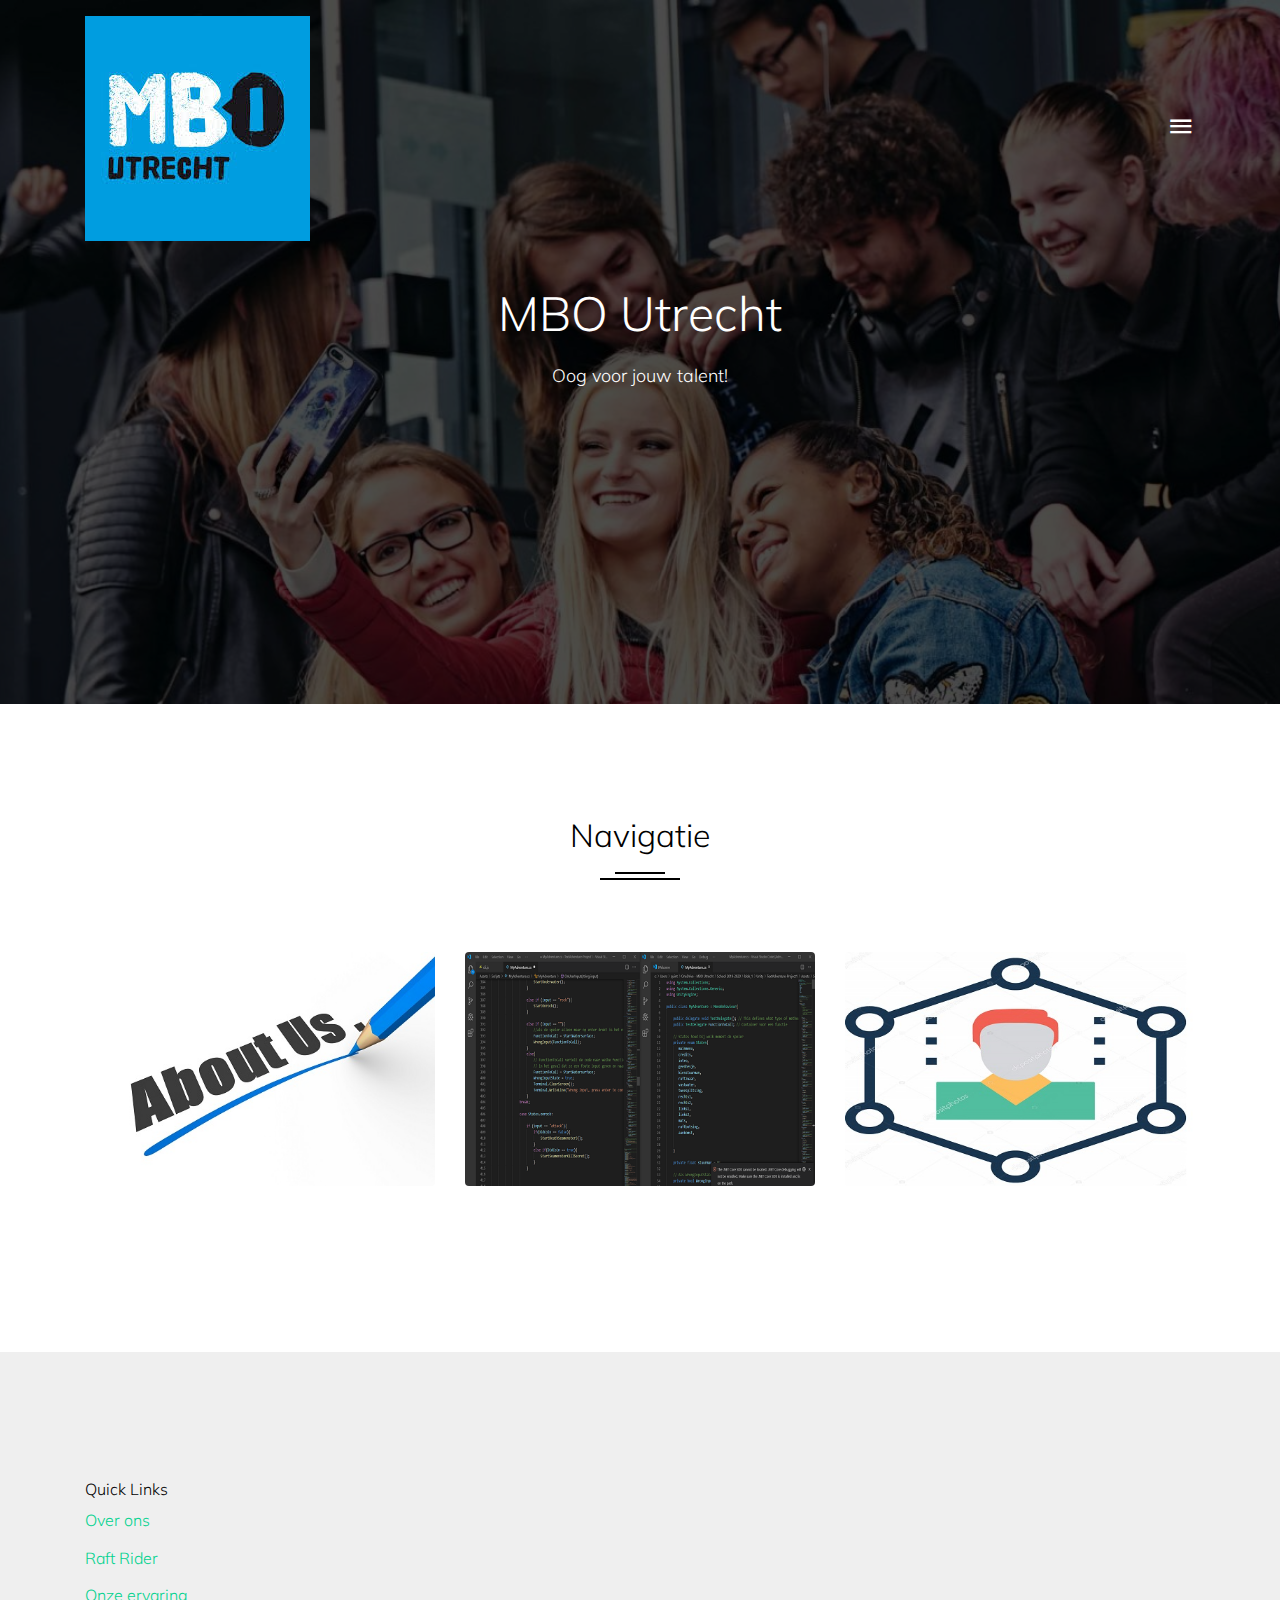
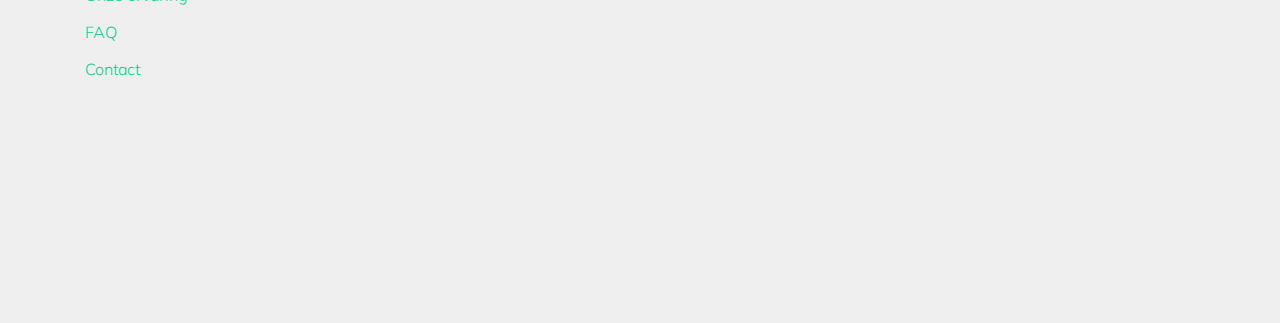
<file: index.html>
<!doctype html>
<html lang="en">

  <head>
    <title>MBO Utrecht</title>
    <meta charset="utf-8">
    <meta name="viewport" content="width=device-width, initial-scale=1, shrink-to-fit=no">
     <!-- De links naar alle support files -->
    <link href="https://fonts.googleapis.com/css?family=Muli:400,700" rel="stylesheet">

    <link rel="stylesheet" href="fonts/icomoon/style.css">

    <link rel="stylesheet" href="css/bootstrap.min.css">
    <link rel="stylesheet" href="css/bootstrap-datepicker.css">
    <link rel="stylesheet" href="css/jquery.fancybox.min.css">
    <link rel="stylesheet" href="css/owl.carousel.min.css">
    <link rel="stylesheet" href="css/owl.theme.default.min.css">
    <link rel="stylesheet" href="fonts/flaticon/font/flaticon.css">
    <link rel="stylesheet" href="css/aos.css">
    <link rel="shortcut icon" href="./images/MBOUtrechtLogo.jpg">

    <!-- MAIN CSS -->
    <link rel="stylesheet" href="css/style.css">

  </head>

  <body data-spy="scroll" data-target=".site-navbar-target" data-offset="300">

    
    <div class="site-wrap" id="home-section">

      <div class="site-mobile-menu site-navbar-target">
        <div class="site-mobile-menu-header">
          <div class="site-mobile-menu-close mt-3">
            <span class="icon-close2 js-menu-toggle"></span>
          </div>
        </div>
        <div class="site-mobile-menu-body"></div>
      </div>



      <header class="site-navbar site-navbar-target" role="banner">

        <div class="container">
          <div class="row align-items-center position-relative">

            <div class="col-3 ">
              <div class="site-logo">
                <a href="index.html"><img class="image-fluid" src="images/MBOUtrechtLogo.jpg" /> </a>
              </div>
            </div>

            <div class="col-9  text-right">
              

              <span class="d-inline-block d-lg-block"><a href="#" class="text-white site-menu-toggle js-menu-toggle py-5 text-white"><span class="icon-menu h3 text-white"></span></a></span>

              <!-- Links naar de andere pagina's van de site -->

              <nav class="site-navigation text-right ml-auto d-none d-lg-none" role="navigation">
                <ul class="site-menu main-menu js-clone-nav ml-auto ">
                  <li class="active"><a href="index.html" class="nav-link">Home</a></li>
                  <li><a href="about.html" class="nav-link">Over ons</a></li>
                  <li><a href="work.html" class="nav-link">Raft Rider</a></li>
                  <li><a href="journal.html" class="nav-link">Onze ervaring</a></li>
                  <li><a href="contact.html" class="nav-link">Contact</a></li>
                  <li><a href="./work-single.html" class="nav-link">FAQ</a></li>
                </ul>
              </nav>
            </div>

            
          </div>
        </div>
       <!-- De pagina zelf -->
      </header>

    <div class="ftco-blocks-cover-1">
      <div class="site-section-cover overlay" style="background-image: url('images/Index achtergrond 1.jpg')">
        <div class="container">
          <div class="row align-items-center justify-content-center">
            <div class="col-md-7 text-center">
              <h1 class="mb-4 text-white">MBO Utrecht</h1>
              <p class="mb-4">Oog voor jouw talent!</p>
              
            </div>
          </div>
        </div>
      </div>
    </div>
   <!-- Navigatie embedded in de img -->
    <div class="site-section">
      <div class="container">

        <div class="row mb-5">
          <div class="col-md-7 mx-auto text-center">
            <h2 class="heading-29190">Navigatie</h2>
          </div>
        </div>

        <div class="row">
          <div class="col-md-6 col-lg-4 mb-4">
            <div class="item web">
              <a href="about.html" class="item-wrap">
                <span class="icon-add"></span>
                <img class="img-fluid" src="images/AboutUs.jpg">
              </a>
            </div>
          </div>

          <div class="col-md-6 col-lg-4 mb-4">
            <div class="item web">
              <a href="work.html" class="item-wrap ">
                <span class="icon-add"></span>
                <img class="img-fluid" src="images/MicrosoftTeams-image.png">
                
              </a>
            </div>
          </div>

          <div class="col-md-6 col-lg-4 mb-4">
            <div class="item web">
              <a href="journal.html" class="item-wrap">
                <span class="icon-add"></span>
                <img class="img-fluid" src="images/experience.jpg">
              </a>
            </div>
          </div>

         

        </div>

        
      </div>
    </div> <!-- END .site-section -->

    
   <!-- Gameplay van de game 
    <div class="site-section">
      <div class="container">
        <div class="row mb-5">
          <div class="col-md-7 mx-auto text-center">
            <h2 class="heading-29190">Gameplay van White Knight</h2>
          </div>
        </div>
        <div class="row justify-content-center">
          <div class="col-md-8">

            <a href="https://vimeo.com/191947042" data-fancybox  class="btn-video_38929">
              <span><span class="icon-play"></span></span>
              <img src="images/img_1.jpg" alt="Image" class="img-fluid">
            </a>
          </div>
        </div>
      </div>
    </div>
    -->
  
    <footer class="site-footer">
      <div class="container">
        <div class="row">

          <div class="container">
            <div class="row">
              <div class="col ">
                <h2 class="footer-heading mb-2">Quick Links</h2>
                <ul class="list-unstyled">
                  <li><a href="about.html">Over ons</a></li>
                  <li><a href="work.html">Raft Rider</a></li>
                  <li><a href="journal.html">Onze ervaring</a></li>
                  <li><a href="work-single.html">FAQ</a></li>
                  <li><a href="contact.html">Contact</a></li>
                </ul>
              </div>
              
            
            </div>
          </div>
        </div>
        <div class="row pt-5 mt-5 text-center">
          <div class="col-md-12">
            
          </div>

        </div>
      </div>
    </footer>

    </div>
   <!-- Script sources -->
    <script src="js/jquery-3.3.1.min.js"></script>
    <script src="js/jquery-migrate-3.0.0.js"></script>
    <script src="js/popper.min.js"></script>
    <script src="js/bootstrap.min.js"></script>
    <script src="js/owl.carousel.min.js"></script>
    <script src="js/jquery.sticky.js"></script>
    <script src="js/jquery.waypoints.min.js"></script>
    <script src="js/jquery.animateNumber.min.js"></script>
    <script src="js/jquery.fancybox.min.js"></script>
    <script src="js/jquery.stellar.min.js"></script>
    <script src="js/jquery.easing.1.3.js"></script>
    <script src="js/bootstrap-datepicker.min.js"></script>
    <script src="js/isotope.pkgd.min.js"></script>
    <script src="js/aos.js"></script>

    <script src="js/main.js"></script>

  </body>

</html>
</file>
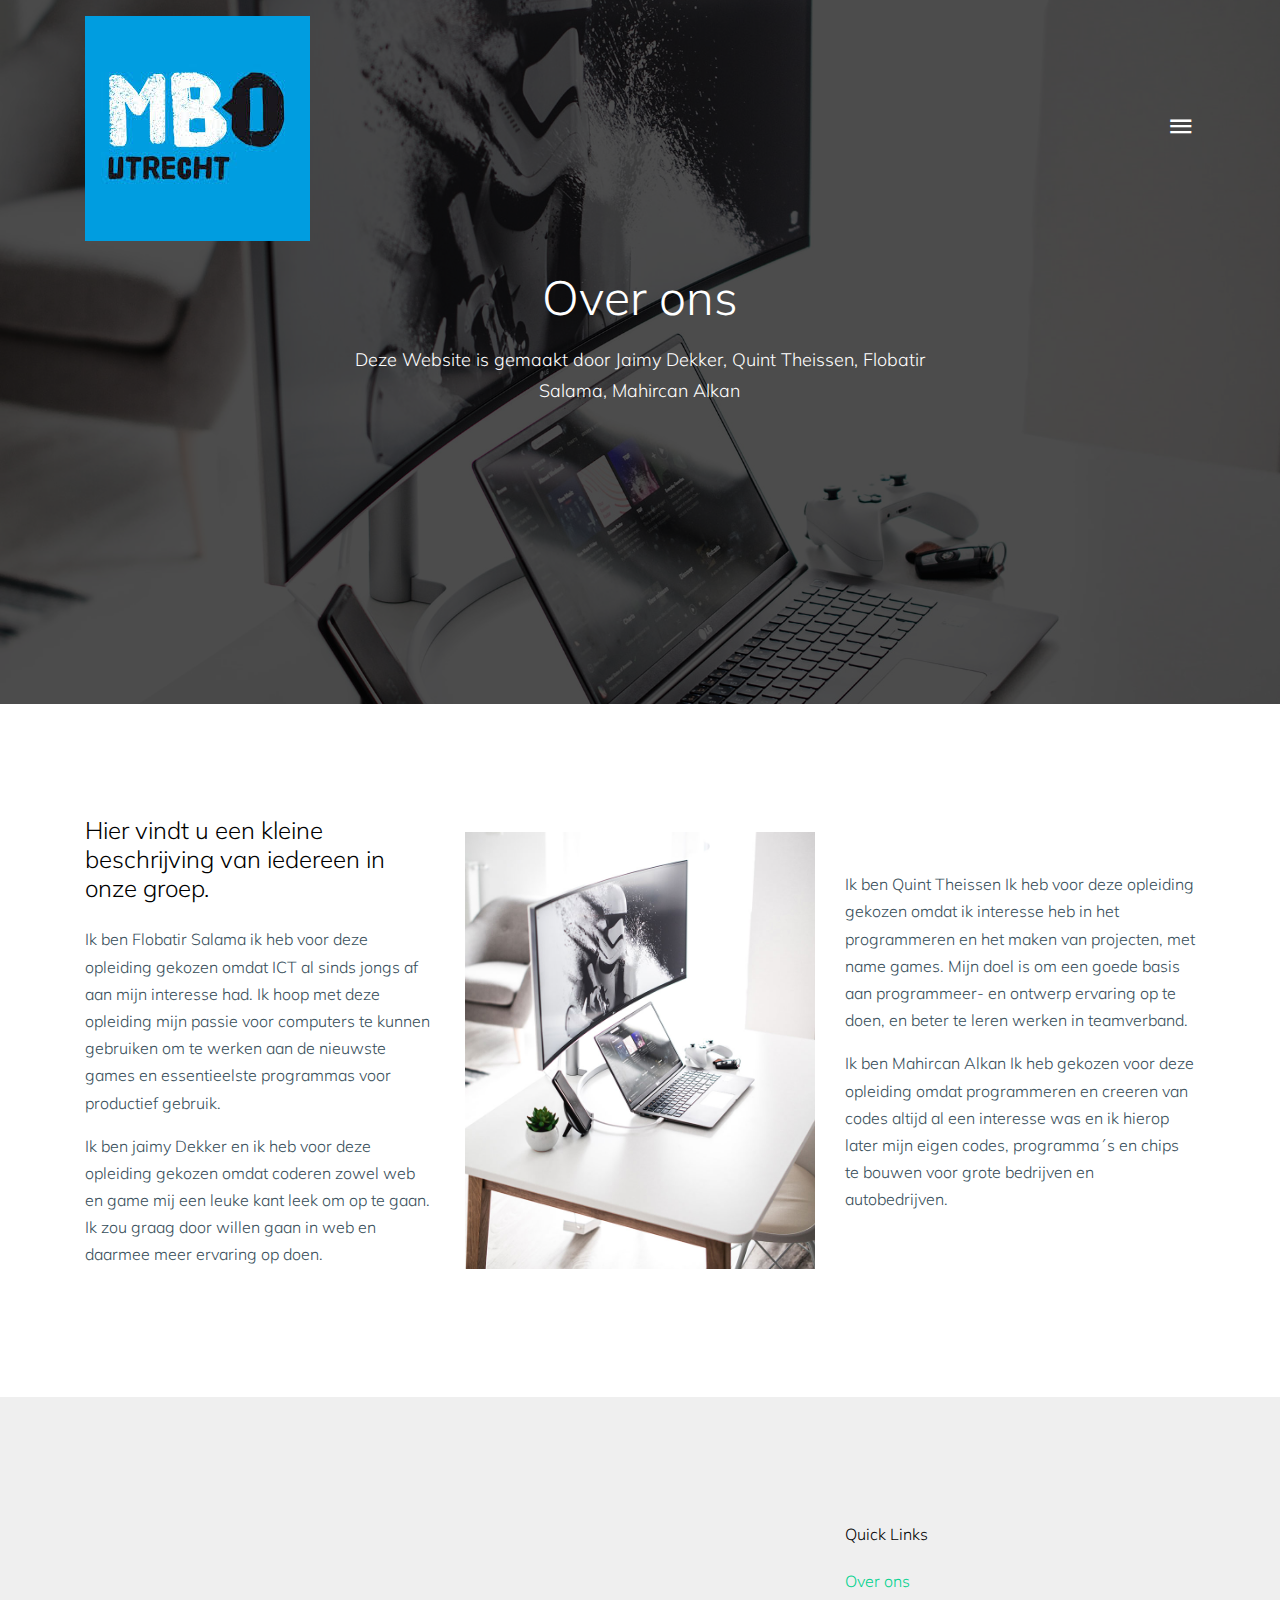
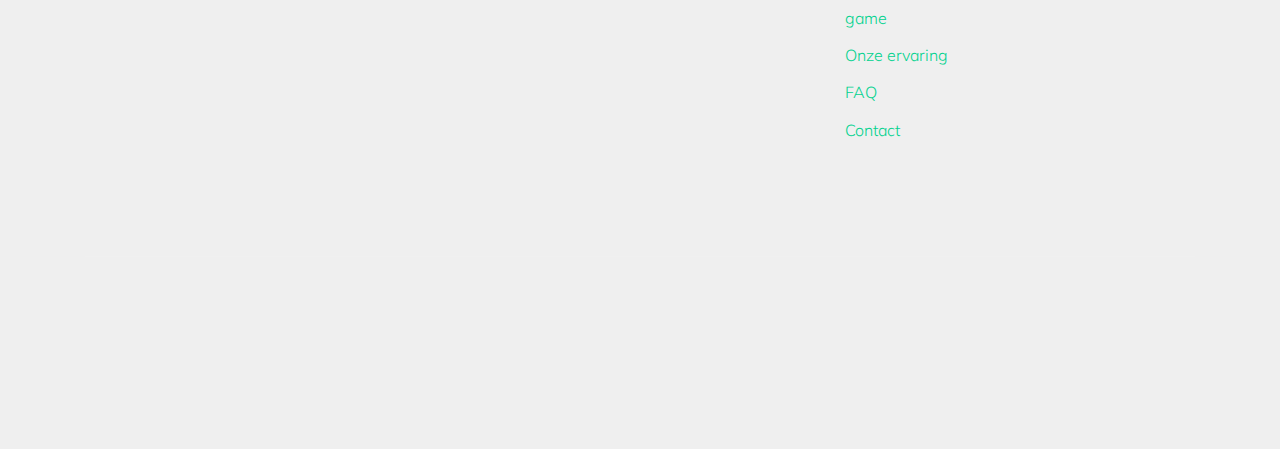
<file: about.html>
<!doctype html>
<html lang="en">

  <head>
    <title>MBO Utrecht</title>
    <meta charset="utf-8">
    <meta name="viewport" content="width=device-width, initial-scale=1, shrink-to-fit=no">

    <link href="https://fonts.googleapis.com/css?family=Muli:400,700" rel="stylesheet">

    <link rel="stylesheet" href="fonts/icomoon/style.css">

    <link rel="stylesheet" href="css/bootstrap.min.css">
    <link rel="stylesheet" href="css/bootstrap-datepicker.css">
    <link rel="stylesheet" href="css/jquery.fancybox.min.css">
    <link rel="stylesheet" href="css/owl.carousel.min.css">
    <link rel="stylesheet" href="css/owl.theme.default.min.css">
    <link rel="stylesheet" href="fonts/flaticon/font/flaticon.css">
    <link rel="stylesheet" href="css/aos.css">
    <link rel="shortcut icon" href="./images/MBOUtrechtLogo.jpg">

    <!-- MAIN CSS -->
    <link rel="stylesheet" href="css/style.css">

  </head>

  <body data-spy="scroll" data-target=".site-navbar-target" data-offset="300">

    
    <div class="site-wrap" id="home-section">

      <div class="site-mobile-menu site-navbar-target">
        <div class="site-mobile-menu-header">
          <div class="site-mobile-menu-close mt-3">
            <span class="icon-close2 js-menu-toggle"></span>
          </div>
        </div>
        <div class="site-mobile-menu-body"></div>
      </div>



      <header class="site-navbar site-navbar-target" role="banner">

        <div class="container">
          <div class="row align-items-center position-relative">

            <div class="col-3 ">
              <div class="site-logo">
                  <a href="index.html"><img class="image-fluid" src="images/MBOUtrechtLogo.jpg" /> </a>
              </div>
            </div>

            <div class="col-9  text-right">
              

              <span class="d-inline-block d-lg-block"><a href="#" class="text-white site-menu-toggle js-menu-toggle py-5 text-white"><span class="icon-menu h3 text-white"></span></a></span>

              

              <nav class="site-navigation text-right ml-auto d-none d-lg-none" role="navigation">
                <ul class="site-menu main-menu js-clone-nav ml-auto ">
                  <li><a href="index.html" class="nav-link">Home</a></li>
                  <li class="active"><a href="about.html" class="nav-link">Over ons</a></li>
                  <li><a href="work.html" class="nav-link">Raft Rider</a></li>
                  <li><a href="journal.html" class="nav-link">Onze ervaring</a></li>
                  <li><a href="contact.html" class="nav-link">Contact</a></li>
                  <li><a href="./work-single.html" class="nav-link">FAQ</a></li>
                </ul>
              </nav>
            </div>

            
          </div>
        </div>

      </header>

    <div class="ftco-blocks-cover-1">
      <div class="site-section-cover overlay" style="background-image: url('images/hero_1.jpg')">
        <div class="container">
          <div class="row align-items-center justify-content-center">
            <div class="col-md-7 text-center">
              <h1 class="mb-4 text-white">Over ons</h1>
              <p class="mb-4">Deze Website is gemaakt door Jaimy Dekker, Quint Theissen, Flobatir Salama, Mahircan Alkan</p>
            </div>
          </div>
        </div>
      </div>
    </div>




    <div class="site-section">
      <div class="container">
        <div class="row align-items-center">
          <div class="col-md-4">
            <h2 class="h4 mb-4">Hier vindt u een kleine beschrijving van iedereen in onze groep.</h2>
            <p>
              Ik ben Flobatir Salama 
              ik heb voor deze opleiding gekozen omdat ICT al sinds jongs af aan mijn interesse had. 
              Ik hoop met deze opleiding mijn passie voor computers te kunnen gebruiken om te werken aan de nieuwste games en essentieelste programmas voor productief gebruik.
          </p>
            <p> Ik ben jaimy Dekker en ik heb voor
              deze opleiding gekozen omdat coderen zowel web en game mij een leuke kant leek om op te gaan.
              Ik zou graag door willen gaan in web en daarmee meer ervaring op doen.
            </p>
            
          </div>
          <div class="col-md-4">
            <img src="images/about_1.jpg" alt="Image" class="img-fluid">
          </div>
          <div class="col-md-4">

          <p>
            Ik ben Quint Theissen
            Ik heb voor deze opleiding gekozen omdat ik interesse heb
            in het programmeren en het maken van projecten, met name games.
            Mijn doel is om een goede basis aan programmeer- en ontwerp ervaring op te doen, 
            en beter te leren werken in teamverband.
          </p>
          <p>
           Ik ben Mahircan Alkan
           Ik heb gekozen voor deze opleiding omdat programmeren en creeren van codes 
           altijd al een interesse was en ik hierop later mijn eigen codes,
          programma´s en chips te bouwen voor grote bedrijven en autobedrijven.
          </p>
            </div>
          </div>
      </div>
    </div>
<!--
    <div class="site-section">
      <div class="container">

        <div class="row mb-5">
          <div class="col-md-7 mx-auto text-center">
            <h2 class="heading-29190">Our Team</h2>
          </div>
        </div>

        <div class="row">
          <div class="col-lg-4 col-md-6">
            
            <div>
              <div class="person-pic-39219 mb-4">
                <img src="images/person_1.jpg" alt="Image" class="img-fluid">
              </div>  
              
              <blockquote class="quote_39823 mb-5">
                <p>Lorem ipsum dolor sit amet, consectetur adipisicing elit. Voluptas excepturi accusantium non aut perspiciatis nisi magni libero, molestias.</p>
              </blockquote>
              <p class="mb-0">Chris Smith</p>
              <p class="text-muted">Co-Founder</p>
            </div>
          </div>
          <div class="col-lg-4 col-md-6">
            
            
            <div>
              <div class="person-pic-39219 mb-4">
                <img src="images/person_2.jpg" alt="Image" class="img-fluid">
              </div>  
              <blockquote class="quote_39823 mb-5">
                <p>Lorem ipsum dolor sit amet, consectetur adipisicing elit. Voluptas excepturi accusantium non aut perspiciatis nisi magni libero, molestias.</p>
              </blockquote>
              <p class="mb-0">Jean Smith</p>
              <p class="text-muted">Co-Founder</p>
            </div>

          </div>
          <div class="col-lg-4 col-md-6">
            
            <div>
              <div class="person-pic-39219 mb-4">
                <img src="images/person_3.jpg" alt="Image" class="img-fluid">
              </div>  
              <blockquote class="quote_39823 mb-5">
                <p>Lorem ipsum dolor sit amet, consectetur adipisicing elit. Voluptas excepturi accusantium non aut perspiciatis nisi magni libero, molestias.</p>
              </blockquote>
              <p class="mb-0">Hannah Cooper</p>
              <p class="text-muted">Co-Founder</p>
            </div>
          </div>
        </div>
      </div>
    </div>

    <div class="site-section bg-light">
      <div class="container">
        <div class="row">
          <div class="col-md-6 col-lg-3 mb-4 mb-lg-0">
            <div class="fact-39281 d-flex align-items-center">
              <div class="wrap-icon mr-3">
                <span class="icon-smile-o"></span>
              </div>
              <div class="text">
                <span class="d-block">83</span>
                <span>Happy Clients</span>
              </div>
            </div>
          </div>
          <div class="col-md-6 col-lg-3 mb-4 mb-lg-0">
            <div class="fact-39281 d-flex align-items-center">
              <div class="wrap-icon mr-3">
                <span class="icon-coffee"></span>
              </div>
              <div class="text">
                <span class="d-block">3892</span>
                <span>Cup of Coffee</span>
              </div>
            </div>
          </div>
          <div class="col-md-6 col-lg-3 mb-4 mb-lg-0">
            <div class="fact-39281 d-flex align-items-center">
              <div class="wrap-icon mr-3">
                <span class="icon-code"></span>
              </div>
              <div class="text">
                <span class="d-block">3,923,892</span>
                <span>Line of Codes</span>
              </div>
            </div>
          </div>
          <div class="col-md-6 col-lg-3 mb-4 mb-lg-0">
            <div class="fact-39281 d-flex align-items-center">
              <div class="wrap-icon mr-3">
                <span class="icon-desktop_mac"></span>
              </div>
              <div class="text">
                <span class="d-block">3892</span>
                <span>Project Finish</span>
              </div>
            </div>
          </div>
        </div>
      </div>
    </div>

    <div class="site-section">
      <div class="container">
        <div class="row mb-5">
          <div class="col-md-7 mx-auto text-center">
            <h2 class="heading-29190">See Our Studio</h2>
          </div>
        </div>
        <div class="row justify-content-center">
          <div class="col-md-8">

            <a href="https://vimeo.com/191947042" data-fancybox  class="btn-video_38929">
              <span><span class="icon-play"></span></span>
              <img src="images/img_1.jpg" alt="Image" class="img-fluid">
            </a>
          </div>
        </div>
      </div>
    </div>

    
  -->
    <footer class="site-footer">
      <div class="container">
        <div class="row">
          <div class="col-lg-3">
            <h2 class="footer-heading mb-3"></h2>
                <p></p>
          </div>
          <div class="col-lg-8 ml-auto">
            <div class="row">
              <div class="col-lg-6 ml-auto">
                <h2 class="footer-heading mb-4">Quick Links</h2>
                <ul class="list-unstyled">
                  <li><a href="./about.html">Over ons</a></li>
                  <li><a href="./work.html">game</a></li>
                  <li><a href="./journal.html">Onze ervaring</a></li>
                  <li><a href="./work-single.html">FAQ</a></li>
                  <li><a href="./contact.html">Contact</a></li>
                </ul>
              </div> 
             <!-- <div class="col-lg-6">about 
                <h2 class="footer-heading mb-4">Connect</h2>
                <div class="social_29128 white mb-5">
                  <a href="#"><span class="icon-facebook"></span></a>  
                  <a href="#"><span class="icon-instagram"></span></a>  
                  <a href="#"><span class="icon-twitter"></span></a>  
                 </div>
                <h2 class="footer-heading mb-4">Newsletter</h2>
                <form action="#" class="d-flex" class="subscribe">
                  <input type="text" class="form-control mr-3" placeholder="Email">
                  <input type="submit" value="Send" class="btn btn-primary">
                </form>
              </div>
              -->
            </div>
          </div>
        </div>
        <div class="row pt-5 mt-5 text-center">
          <div class="col-md-12">
            <div class="border-top pt-5">
              <p>
           
            </p>
            </div>
          </div>

        </div>
      </div>
    </footer>

    </div>

    <script src="js/jquery-3.3.1.min.js"></script>
    <script src="js/jquery-migrate-3.0.0.js"></script>
    <script src="js/popper.min.js"></script>
    <script src="js/bootstrap.min.js"></script>
    <script src="js/owl.carousel.min.js"></script>
    <script src="js/jquery.sticky.js"></script>
    <script src="js/jquery.waypoints.min.js"></script>
    <script src="js/jquery.animateNumber.min.js"></script>
    <script src="js/jquery.fancybox.min.js"></script>
    <script src="js/jquery.stellar.min.js"></script>
    <script src="js/jquery.easing.1.3.js"></script>
    <script src="js/bootstrap-datepicker.min.js"></script>
    <script src="js/isotope.pkgd.min.js"></script>
    <script src="js/aos.js"></script>

    <script src="js/main.js"></script>

  </body>

</html>
</file>
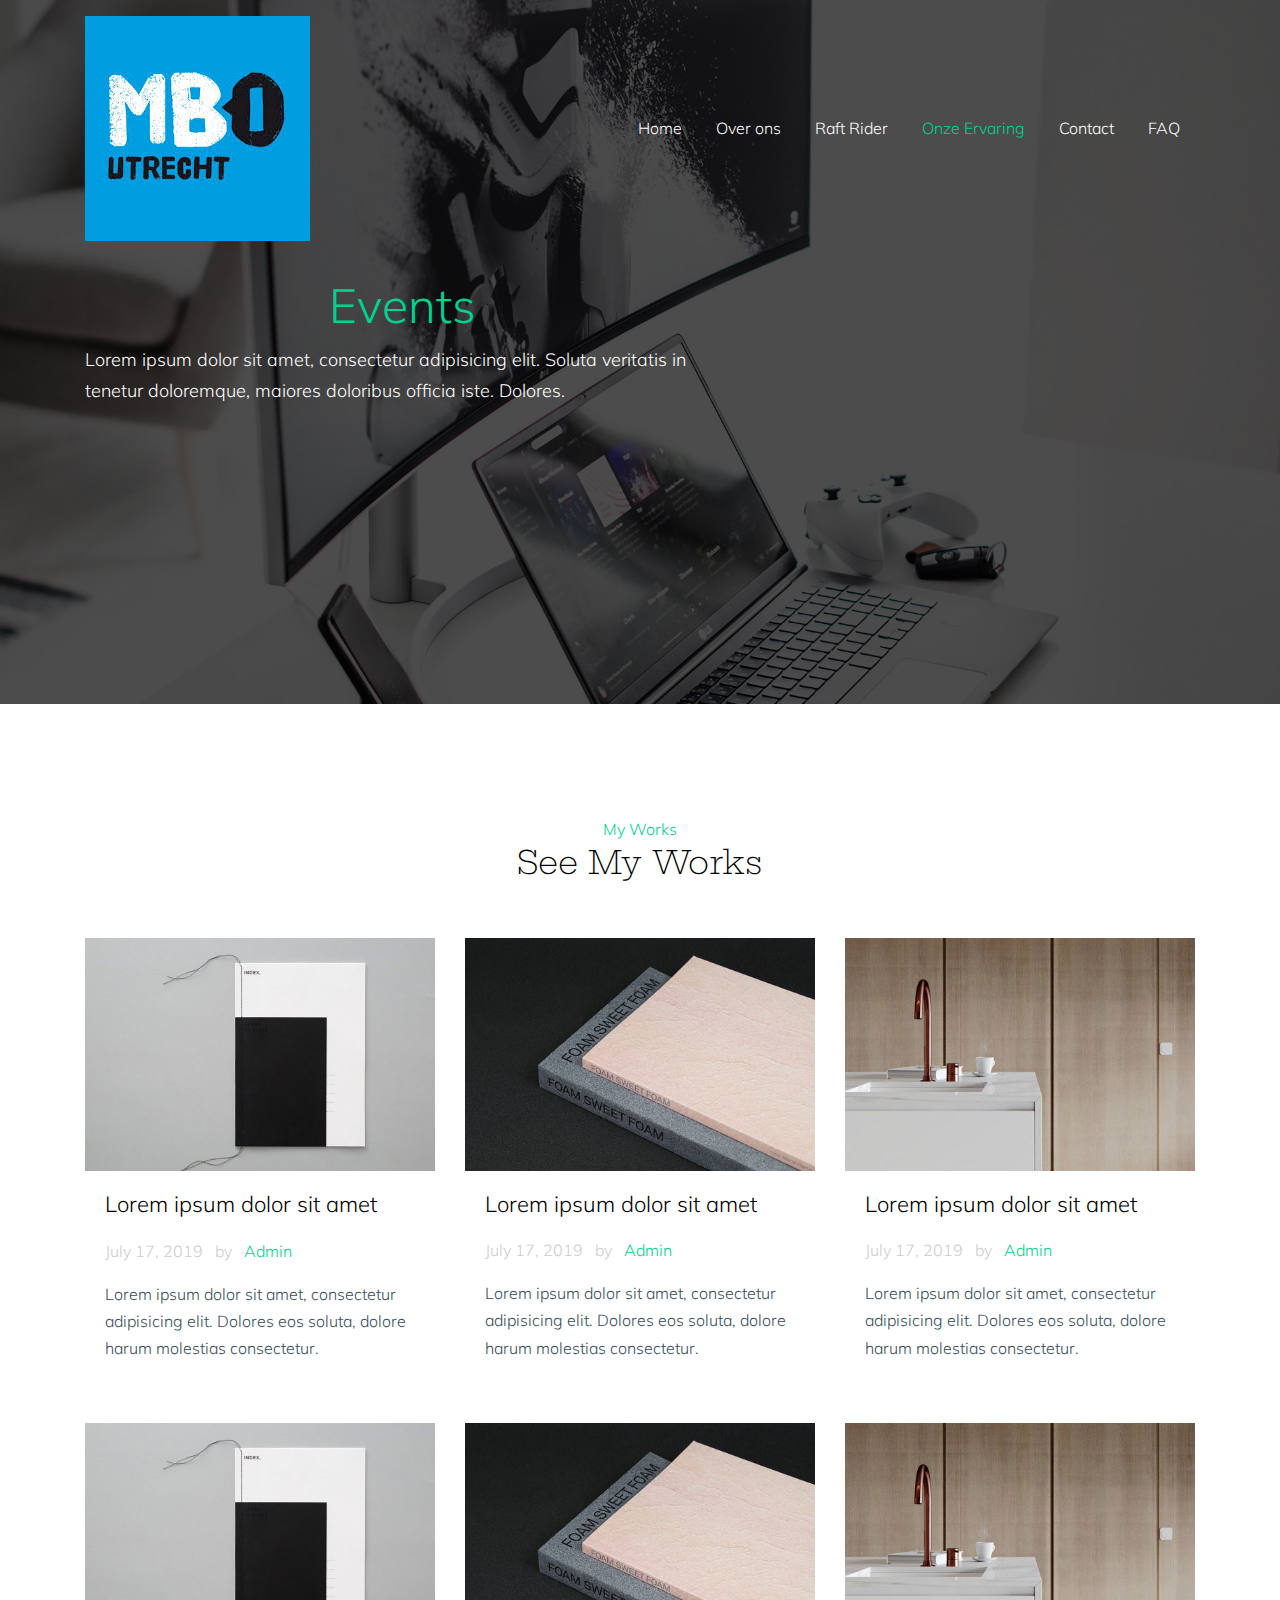
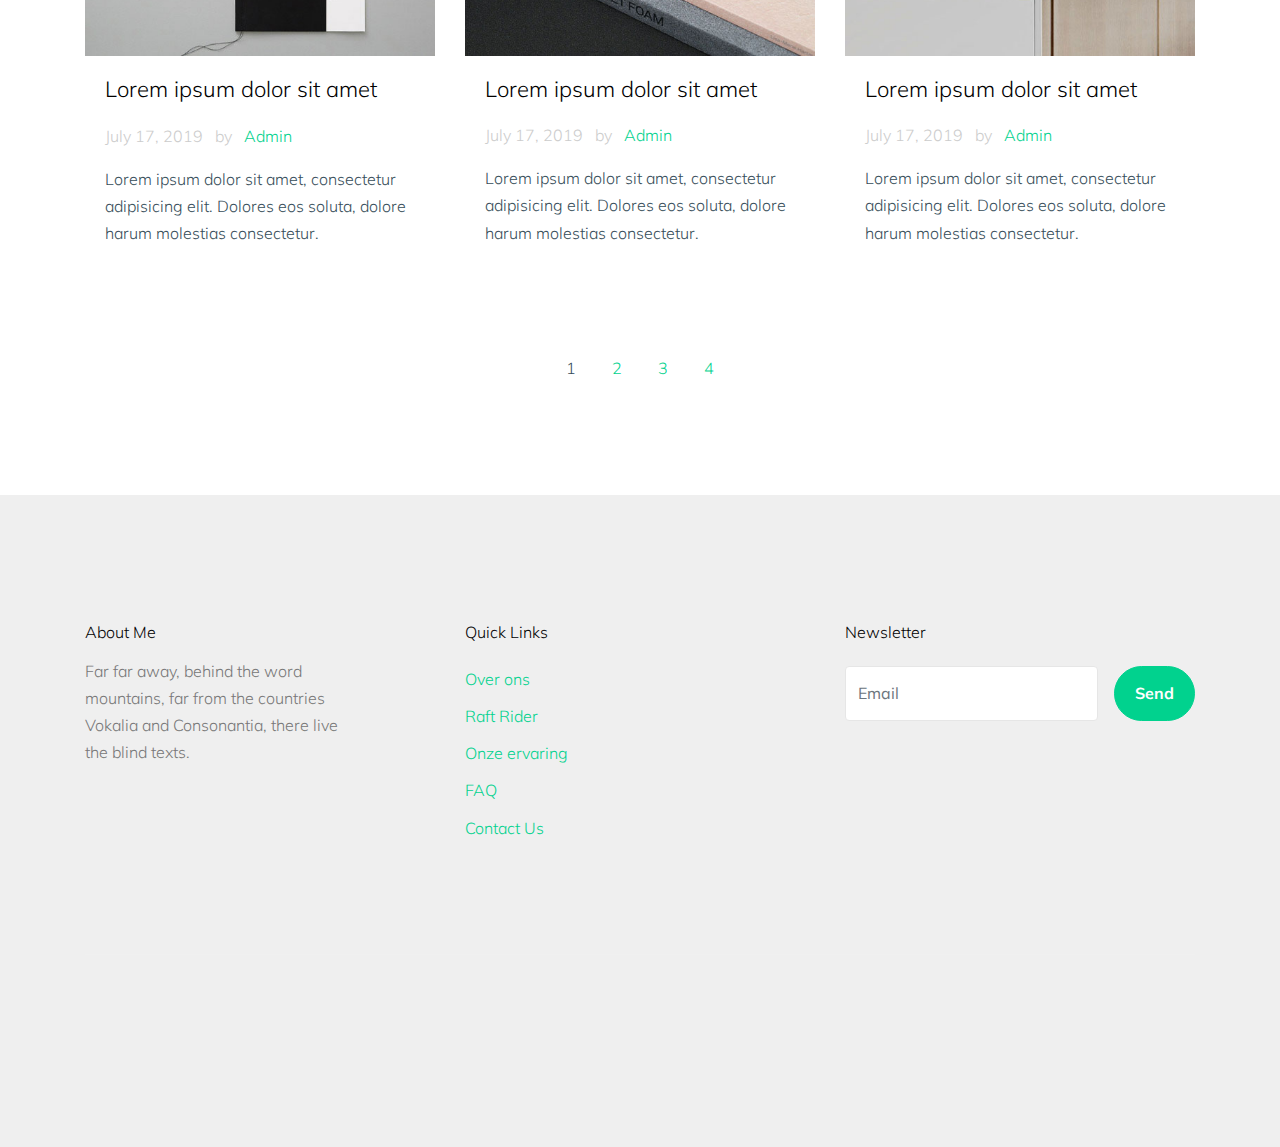
<file: blog.html>
<!doctype html>
<html lang="en">

  <head>
    <title>MBO Utrecht</title>
    <meta charset="utf-8">
    <meta name="viewport" content="width=device-width, initial-scale=1, shrink-to-fit=no">

    <link href="https://fonts.googleapis.com/css?family=Muli:400,700|Hepta+Slab:400,700&display=swap" rel="stylesheet">

    <link rel="stylesheet" href="fonts/icomoon/style.css">

    <link rel="stylesheet" href="css/bootstrap.min.css">
    <link rel="stylesheet" href="css/bootstrap-datepicker.css">
    <link rel="stylesheet" href="css/jquery.fancybox.min.css">
    <link rel="stylesheet" href="css/owl.carousel.min.css">
    <link rel="stylesheet" href="css/owl.theme.default.min.css">
    <link rel="stylesheet" href="fonts/flaticon/font/flaticon.css">
    <link rel="stylesheet" href="css/aos.css">
    <link rel="shortcut icon" href="./images/MBOUtrechtLogo.jpg">

    <!-- MAIN CSS -->
    <link rel="stylesheet" href="css/style.css">

  </head>

  <body data-spy="scroll" data-target=".site-navbar-target" data-offset="300">

    
    <div class="site-wrap" id="home-section">

      <div class="site-mobile-menu site-navbar-target">
        <div class="site-mobile-menu-header">
          <div class="site-mobile-menu-close mt-3">
            <span class="icon-close2 js-menu-toggle"></span>
          </div>
        </div>
        <div class="site-mobile-menu-body"></div>
      </div>



      <header class="site-navbar site-navbar-target" role="banner">

        <div class="container">
          <div class="row align-items-center position-relative">

            <div class="col-3 ">
              <div class="site-logo">
                  <a href="index.html"><img class="image-fluid" src="images/MBOUtrechtLogo.jpg" /> </a>
              </div>
            </div>

            <div class="col-9  text-right">
              

              <span class="d-inline-block d-lg-none"><a href="#" class="text-white site-menu-toggle js-menu-toggle py-5 text-white"><span class="icon-menu h3 text-white"></span></a></span>

              

              <nav class="site-navigation text-right ml-auto d-none d-lg-block" role="navigation">
                <ul class="site-menu main-menu js-clone-nav ml-auto ">
                  <li><a href="index.html" class="nav-link">Home</a></li>
                  <li><a href="about.html" class="nav-link">Over ons</a></li>
                  <li><a href="photography.html" class="nav-link">Raft Rider</a></li>
                  <li class="active"><a href="blog.html" class="nav-link">Onze Ervaring</a></li>
                  <li><a href="contact.html" class="nav-link">Contact</a></li>
                  <li><a href="./work-single.html" class="nav-link">FAQ</a></li>
                </ul>
              </nav>
            </div>

            
          </div>
        </div>

      </header>

    <div class="ftco-blocks-cover-1">
      <div class="site-section-cover overlay" style="background-image: url('images/hero_1.jpg')">
        <div class="container">
          <div class="row align-items-center">
            <div class="col-md-7">
              <h1 class="mb-3 text-primary">Events</h1>
              <p>Lorem ipsum dolor sit amet, consectetur adipisicing elit. Soluta veritatis in tenetur doloremque, maiores doloribus officia iste. Dolores.</p>
            </div>
          </div>
        </div>
      </div>
    </div>


  
    

   <div class="site-section">
      <div class="container">

        <div class="row mb-5 ">
          <div class="col-md-7 text-center mx-auto">
            <span class="subtitle-39293">My Works</span>
            <h2 class="serif">See My Works</h2>
          </div>
        </div>
       
        <div class="row">
          <div class="col-lg-4 col-md-6 mb-4">
            <div class="post-entry-1 h-100">
              <a href="single.html">
                <img src="images/img_1.jpg" alt="Image"
                 class="img-fluid">
              </a>
              <div class="post-entry-1-contents">
                
                <h2><a href="single.html">Lorem ipsum dolor sit amet</a></h2>
                <span class="meta d-inline-block mb-3">July 17, 2019 <span class="mx-2">by</span> <a href="#">Admin</a></span>
                <p>Lorem ipsum dolor sit amet, consectetur adipisicing elit. Dolores eos soluta, dolore harum molestias consectetur.</p>
              </div>
            </div>
          </div>
          <div class="col-lg-4 col-md-6 mb-4">
            <div class="post-entry-1 h-100">
              <a href="single.html">
                <img src="images/img_2.jpg" alt="Image"
                 class="img-fluid">
              </a>
              <div class="post-entry-1-contents">
                
                <h2><a href="single.html">Lorem ipsum dolor sit amet</a></h2>
                <span class="meta d-inline-block mb-3">July 17, 2019 <span class="mx-2">by</span> <a href="#">Admin</a></span>
                <p>Lorem ipsum dolor sit amet, consectetur adipisicing elit. Dolores eos soluta, dolore harum molestias consectetur.</p>
              </div>
            </div>
          </div>

          <div class="col-lg-4 col-md-6 mb-4">
            <div class="post-entry-1 h-100">
              <a href="single.html">
                <img src="images/img_3.jpg" alt="Image"
                 class="img-fluid">
              </a>
              <div class="post-entry-1-contents">
                
                <h2><a href="single.html">Lorem ipsum dolor sit amet</a></h2>
                <span class="meta d-inline-block mb-3">July 17, 2019 <span class="mx-2">by</span> <a href="#">Admin</a></span>
                <p>Lorem ipsum dolor sit amet, consectetur adipisicing elit. Dolores eos soluta, dolore harum molestias consectetur.</p>
              </div>
            </div>
          </div>

          <div class="col-lg-4 col-md-6 mb-4">
            <div class="post-entry-1 h-100">
              <a href="single.html">
                <img src="images/img_1.jpg" alt="Image"
                 class="img-fluid">
              </a>
              <div class="post-entry-1-contents">
                
                <h2><a href="single.html">Lorem ipsum dolor sit amet</a></h2>
                <span class="meta d-inline-block mb-3">July 17, 2019 <span class="mx-2">by</span> <a href="#">Admin</a></span>
                <p>Lorem ipsum dolor sit amet, consectetur adipisicing elit. Dolores eos soluta, dolore harum molestias consectetur.</p>
              </div>
            </div>
          </div>
          <div class="col-lg-4 col-md-6 mb-4">
            <div class="post-entry-1 h-100">
              <a href="single.html">
                <img src="images/img_2.jpg" alt="Image"
                 class="img-fluid">
              </a>
              <div class="post-entry-1-contents">
                
                <h2><a href="single.html">Lorem ipsum dolor sit amet</a></h2>
                <span class="meta d-inline-block mb-3">July 17, 2019 <span class="mx-2">by</span> <a href="#">Admin</a></span>
                <p>Lorem ipsum dolor sit amet, consectetur adipisicing elit. Dolores eos soluta, dolore harum molestias consectetur.</p>
              </div>
            </div>
          </div>

          <div class="col-lg-4 col-md-6 mb-4">
            <div class="post-entry-1 h-100">
              <a href="single.html">
                <img src="images/img_3.jpg" alt="Image"
                 class="img-fluid">
              </a>
              <div class="post-entry-1-contents">
                
                <h2><a href="single.html">Lorem ipsum dolor sit amet</a></h2>
                <span class="meta d-inline-block mb-3">July 17, 2019 <span class="mx-2">by</span> <a href="#">Admin</a></span>
                <p>Lorem ipsum dolor sit amet, consectetur adipisicing elit. Dolores eos soluta, dolore harum molestias consectetur.</p>
              </div>
            </div>
          </div>

        </div>

        
        <div class="col-12 mt-5 text-center">
          <span class="p-3">1</span>
          <a href="#" class="p-3">2</a>
          <a href="#" class="p-3">3</a>
          <a href="#" class="p-3">4</a>
        </div>
        
      </div>
    </div> <!-- END .site-section -->
    
    

    <footer class="site-footer">
      <div class="container">
        <div class="row">
          <div class="col-lg-3">
            <h2 class="footer-heading mb-3">About Me</h2>
                <p>Far far away, behind the word mountains, far from the countries Vokalia and Consonantia, there live the blind texts. </p>
          </div>
          <div class="col-lg-8 ml-auto">
            <div class="row">
              <div class="col-lg-6 ml-auto">
                <h2 class="footer-heading mb-4">Quick Links</h2>
                <ul class="list-unstyled">
                  <li><a href="#">Over ons</a></li>
                  <li><a href="#">Raft Rider</a></li>
                  <li><a href="#">Onze ervaring</a></li>
                  <li><a href="#">FAQ</a></li>
                  <li><a href="#">Contact Us</a></li>
                </ul>
              </div>
              <div class="col-lg-6">
                <h2 class="footer-heading mb-4">Newsletter</h2>
                <form action="#" class="d-flex" class="subscribe">
                  <input type="text" class="form-control mr-3" placeholder="Email">
                  <input type="submit" value="Send" class="btn btn-primary">
                </form>
              </div>
              
            </div>
          </div>
        </div>
        <div class="row pt-5 mt-5 text-center">
          <div class="col-md-12">
            <div class="border-top pt-5">
              <p>
           
            </p>
            </div>
          </div>

        </div>
      </div>
    </footer>

    </div>

    <script src="js/jquery-3.3.1.min.js"></script>
    <script src="js/jquery-migrate-3.0.0.js"></script>
    <script src="js/popper.min.js"></script>
    <script src="js/bootstrap.min.js"></script>
    <script src="js/owl.carousel.min.js"></script>
    <script src="js/jquery.sticky.js"></script>
    <script src="js/jquery.waypoints.min.js"></script>
    <script src="js/jquery.animateNumber.min.js"></script>
    <script src="js/jquery.fancybox.min.js"></script>
    <script src="js/jquery.stellar.min.js"></script>
    <script src="js/jquery.easing.1.3.js"></script>
    <script src="js/bootstrap-datepicker.min.js"></script>
    <script src="js/isotope.pkgd.min.js"></script>
    <script src="js/aos.js"></script>

    <script src="js/main.js"></script>

  </body>

</html>
</file>
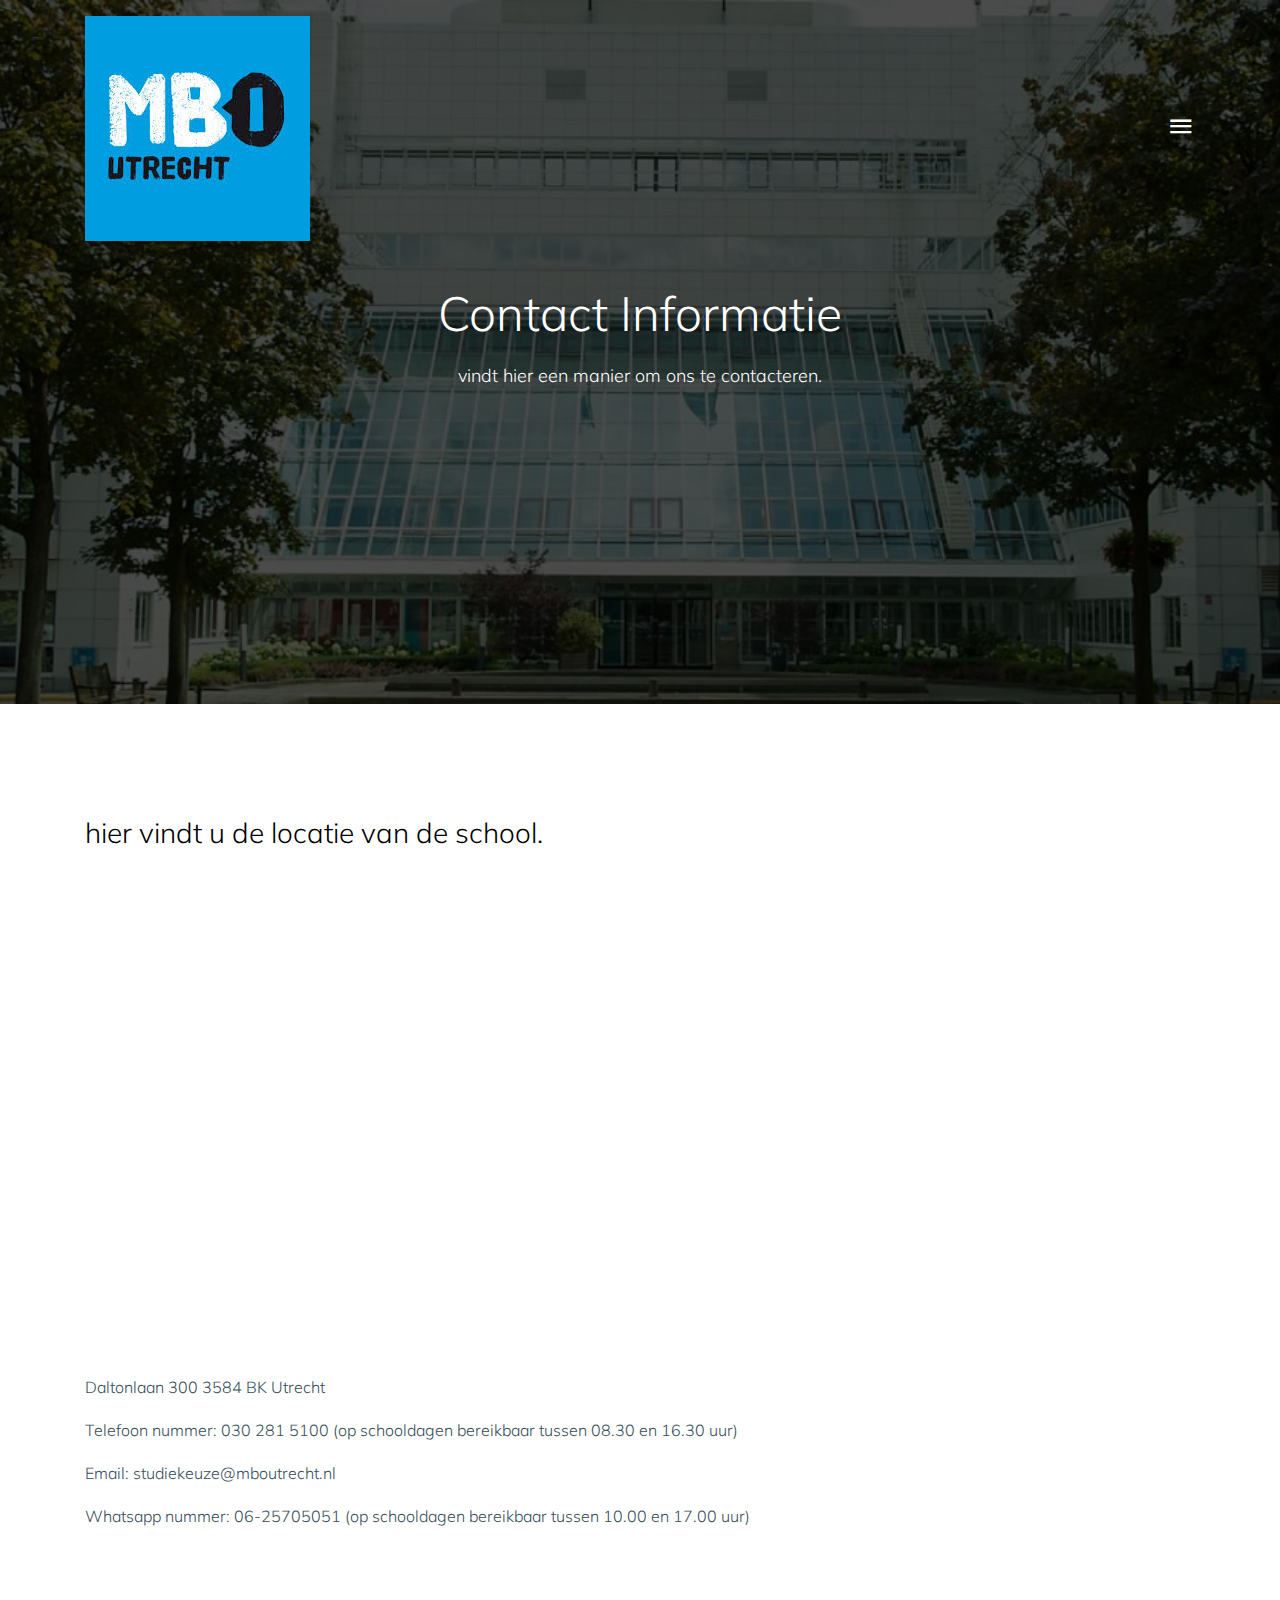
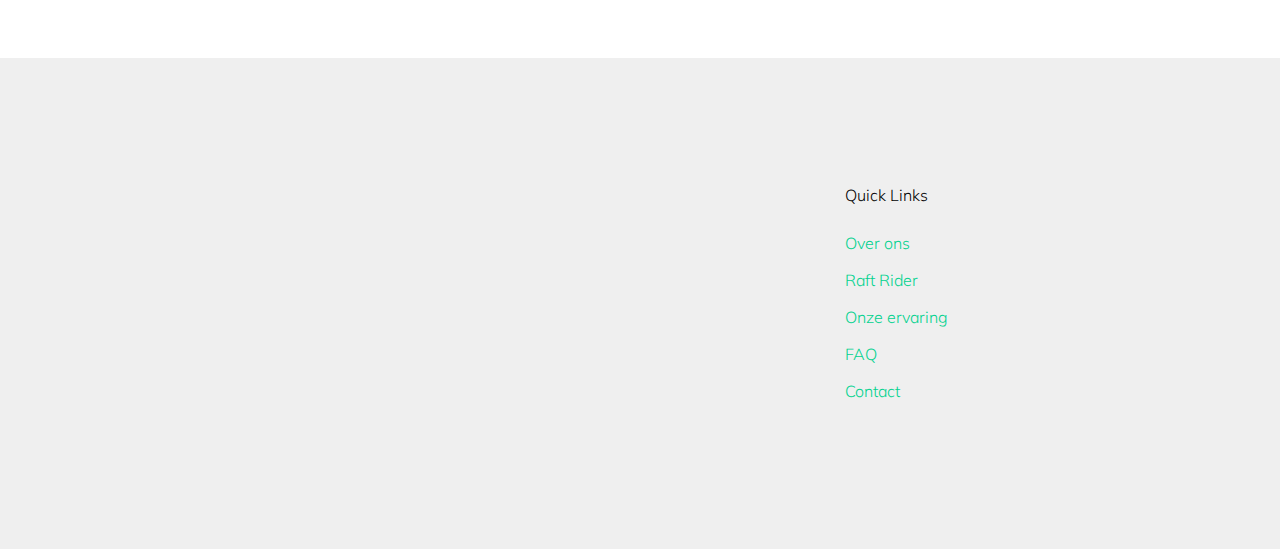
<file: contact.html>
<!doctype html>
<html lang="en">

  <head>
    <title>MBO Utrecht</title>
    <meta charset="utf-8">
    <meta name="viewport" content="width=device-width, initial-scale=1, shrink-to-fit=no">

    <link href="https://fonts.googleapis.com/css?family=Muli:400,700" rel="stylesheet">

    <link rel="stylesheet" href="fonts/icomoon/style.css">

    <link rel="stylesheet" href="css/bootstrap.min.css">
    <link rel="stylesheet" href="css/bootstrap-datepicker.css">
    <link rel="stylesheet" href="css/jquery.fancybox.min.css">
    <link rel="stylesheet" href="css/owl.carousel.min.css">
    <link rel="stylesheet" href="css/owl.theme.default.min.css">
    <link rel="stylesheet" href="fonts/flaticon/font/flaticon.css">
    <link rel="stylesheet" href="css/aos.css">
    <link rel="shortcut icon" href="./images/MBOUtrechtLogo.jpg">

    <!-- MAIN CSS -->
    <link rel="stylesheet" href="css/style.css">

  </head>

  <body data-spy="scroll" data-target=".site-navbar-target" data-offset="300">

    
    <div class="site-wrap" id="home-section">

      <div class="site-mobile-menu site-navbar-target">
        <div class="site-mobile-menu-header">
          <div class="site-mobile-menu-close mt-3">
            <span class="icon-close2 js-menu-toggle"></span>
          </div>
        </div>
        <div class="site-mobile-menu-body"></div>
      </div>



      <header class="site-navbar site-navbar-target" role="banner">

        <div class="container">
          <div class="row align-items-center position-relative">

            <div class="col-3 ">
              <div class="site-logo">
                  <a href="index.html"><img class="image-fluid" src="images/MBOUtrechtLogo.jpg" /> </a>
              </div>
            </div>

            <div class="col-9  text-right">
              

              <span class="d-inline-block d-lg-block"><a href="#" class="text-white site-menu-toggle js-menu-toggle py-5 text-white"><span class="icon-menu h3 text-white"></span></a></span>

              

              <nav class="site-navigation text-right ml-auto d-none d-lg-none" role="navigation">
                <ul class="site-menu main-menu js-clone-nav ml-auto ">
                  <li><a href="index.html" class="nav-link">Home</a></li>
                  <li><a href="about.html" class="nav-link">Over ons</a></li>
                  <li><a href="work.html" class="nav-link">Raft Rider</a></li>
                  <li><a href="journal.html" class="nav-link">Onze ervaring</a></li>
                  <li class="active"><a href="contact.html" class="nav-link">Contact</a></li>
                  <li><a href="./work-single.html" class="nav-link">FAQ</a></li>
                </ul>
              </nav>
            </div>

            
          </div>
        </div>

      </header>

    <div class="ftco-blocks-cover-1">
      <div class="site-section-cover overlay" style="background-image: url('images/Daltonlaan-opti-1920x460.jpg')">
        <div class="container">
          <div class="row align-items-center justify-content-center">
            <div class="col-md-7 text-center">
              <h1 class="mb-4 text-white">Contact Informatie</h1>
              <p class="mb-4">vindt hier een manier om ons te contacteren.</p>
            </div>
          </div>
        </div>
      </div>
    </div>


  
    

   <div class="site-section">
      <div class="container">

             
        <h3 class="text-black mb-4">hier vindt u de locatie van de school.</h3>


        <div class="mapouter"><div class="gmap_canvas"><iframe width="600" height="500" id="gmap_canvas" src="https://maps.google.com/maps?q=daltonlaan%20300&t=&z=15&ie=UTF8&iwloc=&output=embed" frameborder="0" scrolling="no" marginheight="0" marginwidth="0"></iframe><a href="https://www.embedgooglemap.net/blog/namecheap-promo-code/">embedgooglemap.net</a></div><style>.mapouter{position:center;text-align:center;height:500px;width:600px;}.gmap_canvas {overflow:hidden;background:none!important;height:500px;width:600px;}</style></div>
              <p>Daltonlaan 300 3584 BK Utrecht</p>
              <p>Telefoon nummer: 030 281 5100 (op schooldagen bereikbaar tussen 08.30 en 16.30 uur)</p>
              <p>Email: studiekeuze@mboutrecht.nl</p>
              <p>Whatsapp nummer: 06-25705051 (op schooldagen bereikbaar tussen 10.00 en 17.00 uur)</p>
        
      </div>
    </div> <!-- END .site-section -->
    
    

    <footer class="site-footer">
      <div class="container">
        <div class="row">
          <div class="col-lg-3">
            <h2 class="footer-heading mb-3"></h2>
                <p></p>
                <p></p>
          </div>
          <div class="col-lg-8 ml-auto">
            <div class="row">
              <div class="col-lg-6 ml-auto">
                <h2 class="footer-heading mb-4">Quick Links</h2>
                <ul class="list-unstyled">
                  <li><a href="./about.html">Over ons</a></li>
                  <li><a href="./work.html">Raft Rider</a></li>
                  <li><a href="./journal.html">Onze ervaring</a></li>
                  <li><a href="./work-single.html">FAQ</a></li>
                  <li><a href="./contact.html">Contact</a></li>
                </ul>
              </div>
             <!-- <div class="col-lg-6">
                <h2 class="footer-heading mb-4">Connect</h2>
                <div class="social_29128 white mb-5">
                  <a href="#"><span class="icon-facebook"></span></a>  
                  <a href="#"><span class="icon-instagram"></span></a>  
                  <a href="#"><span class="icon-twitter"></span></a>  
                 </div>
                <h2 class="footer-heading mb-4">Newsletter</h2>
                <form action="#" class="d-flex" class="subscribe">
                  <input type="text" class="form-control mr-3" placeholder="Email">
                  <input type="submit" value="Send" class="btn btn-primary">
                </form>
              </div>
              
            </div>
          </div>
        </div>
        <div class="row pt-5 mt-5 text-center">
          <div class="col-md-12">
            <div class="border-top pt-5">
          
            </p>
            </div>
          </div>

        </div>
      </div>
    </footer>

    </div>

    <script src="js/jquery-3.3.1.min.js"></script>
    <script src="js/jquery-migrate-3.0.0.js"></script>
    <script src="js/popper.min.js"></script>
    <script src="js/bootstrap.min.js"></script>
    <script src="js/owl.carousel.min.js"></script>
    <script src="js/jquery.sticky.js"></script>
    <script src="js/jquery.waypoints.min.js"></script>
    <script src="js/jquery.animateNumber.min.js"></script>
    <script src="js/jquery.fancybox.min.js"></script>
    <script src="js/jquery.stellar.min.js"></script>
    <script src="js/jquery.easing.1.3.js"></script>
    <script src="js/bootstrap-datepicker.min.js"></script>
    <script src="js/isotope.pkgd.min.js"></script>
    <script src="js/aos.js"></script>

    <script src="js/main.js"></script>

  </body>

</html>
</file>
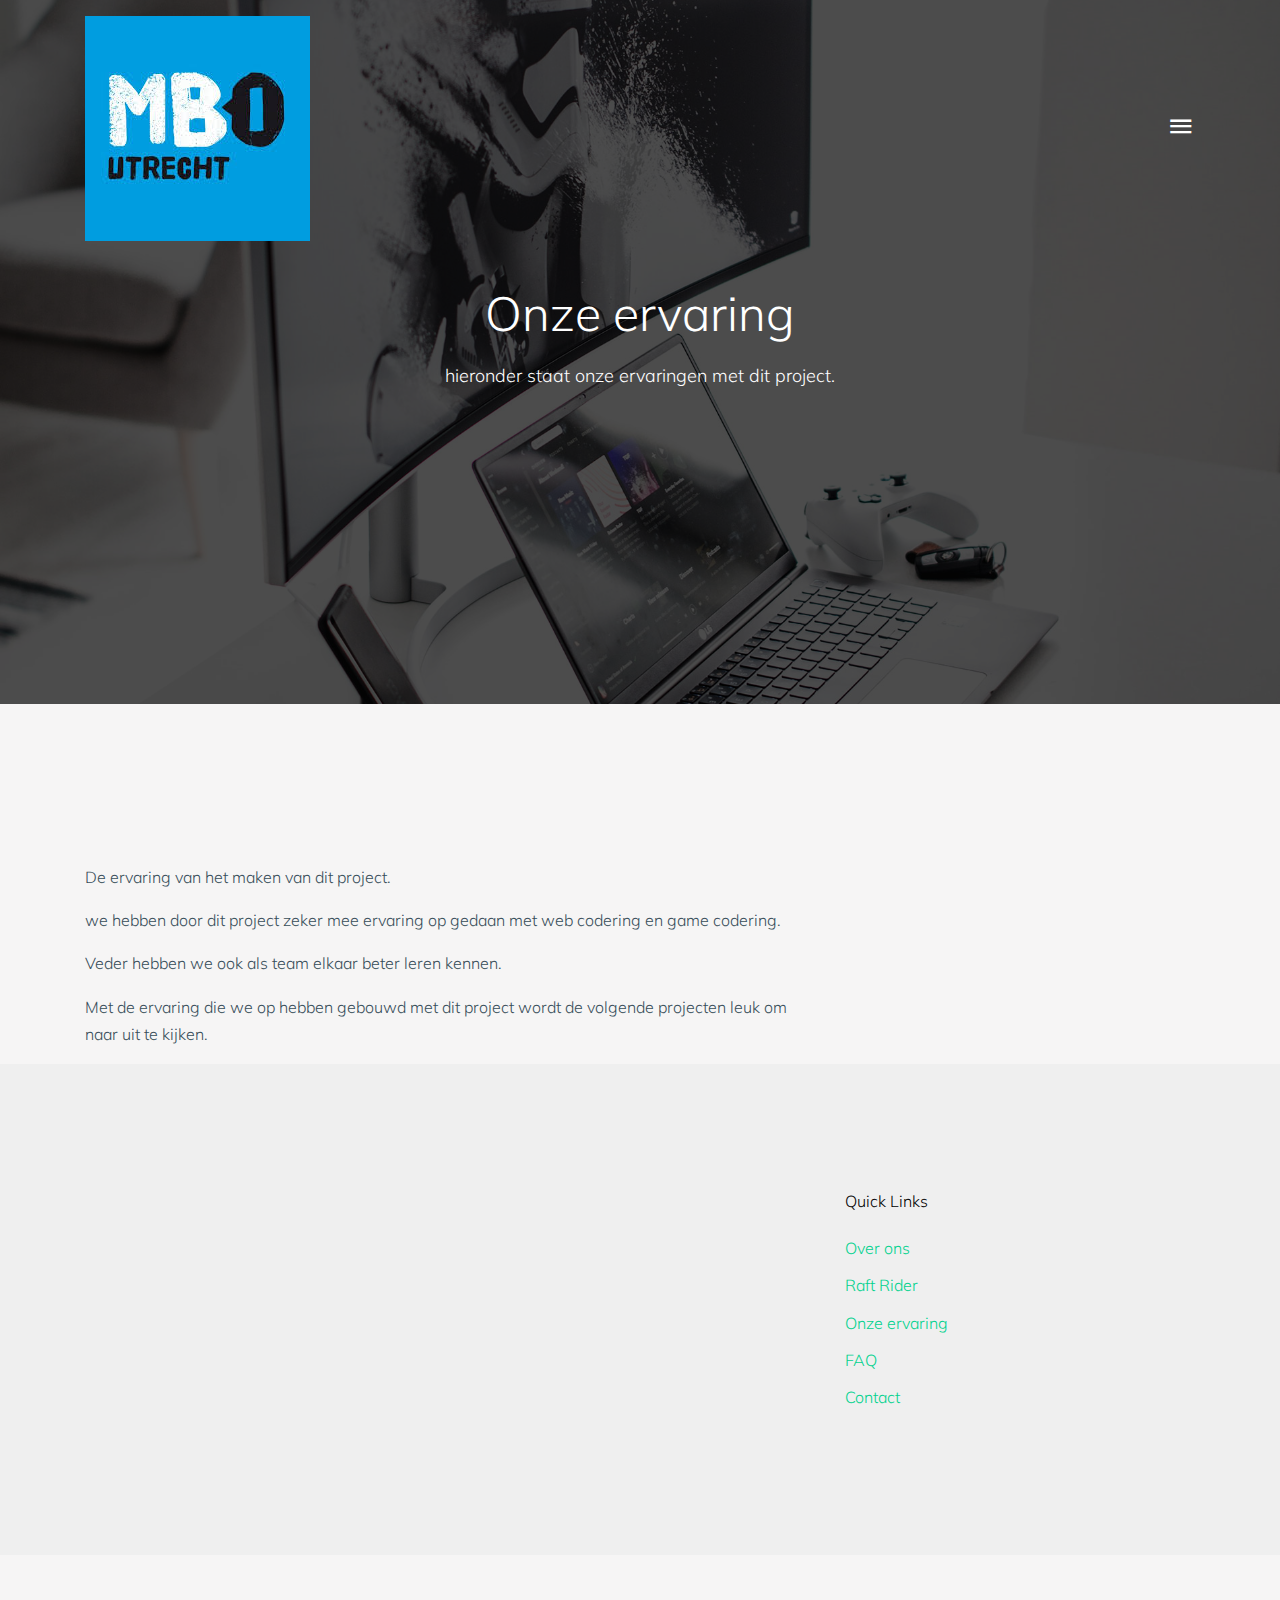
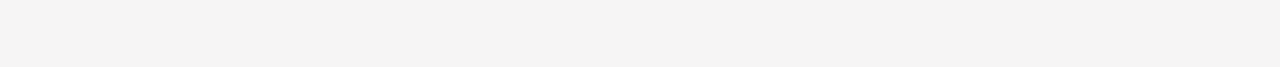
<file: journal.html>
<!doctype html>
<html lang="en">

  <head>
    <title>MBO Utrecht</title>
    <meta charset="utf-8">
    <meta name="viewport" content="width=device-width, initial-scale=1, shrink-to-fit=no">

    <link href="https://fonts.googleapis.com/css?family=Muli:400,700" rel="stylesheet">

    <link rel="stylesheet" href="fonts/icomoon/style.css">

    <link rel="stylesheet" href="css/bootstrap.min.css">
    <link rel="stylesheet" href="css/bootstrap-datepicker.css">
    <link rel="stylesheet" href="css/jquery.fancybox.min.css">
    <link rel="stylesheet" href="css/owl.carousel.min.css">
    <link rel="stylesheet" href="css/owl.theme.default.min.css">
    <link rel="stylesheet" href="fonts/flaticon/font/flaticon.css">
    <link rel="stylesheet" href="css/aos.css">
    <link rel="shortcut icon" href="./images/MBOUtrechtLogo.jpg">

    <!-- MAIN CSS -->
    <link rel="stylesheet" href="css/style.css">

  </head>

  <body data-spy="scroll" data-target=".site-navbar-target" data-offset="300">

    
    <div class="site-wrap" id="home-section">

      <div class="site-mobile-menu site-navbar-target">
        <div class="site-mobile-menu-header">
          <div class="site-mobile-menu-close mt-3">
            <span class="icon-close2 js-menu-toggle"></span>
          </div>
        </div>
        <div class="site-mobile-menu-body"></div>
      </div>



      <header class="site-navbar site-navbar-target" role="banner">

        <div class="container">
          <div class="row align-items-center position-relative">

            <div class="col-3 ">
              <div class="site-logo">
                  <a href="index.html"><img class="image-fluid" src="images/MBOUtrechtLogo.jpg" /> </a>
              </div>
            </div>

            <div class="col-9  text-right">
              

              <span class="d-inline-block d-lg-block"><a href="#" class="text-white site-menu-toggle js-menu-toggle py-5 text-white"><span class="icon-menu h3 text-white"></span></a></span>

              

              <nav class="site-navigation text-right ml-auto d-none d-lg-none" role="navigation">
                <ul class="site-menu main-menu js-clone-nav ml-auto ">
                  <li><a href="index.html" class="nav-link">Home</a></li>
                  <li><a href="about.html" class="nav-link">Over ons</a></li>
                  <li><a href="work.html" class="nav-link">Raft Rider</a></li>
                  <li class="active"><a href="journal.html" class="nav-link">Onze ervaring</a></li>
                  <li><a href="contact.html" class="nav-link">Contact</a></li>
                  <li><a href="./work-single.html" class="nav-link">FAQ</a></li>
                </ul>
              </nav>
            </div>

            
          </div>
        </div>

      </header>

    <div class="ftco-blocks-cover-1">
      <div class="site-section-cover overlay" style="background-image: url('images/hero_1.jpg')">
        <div class="container">
          <div class="row align-items-center justify-content-center">
            <div class="col-md-7 text-center">
              <h1 class="mb-4 text-white">Onze ervaring</h1>
              <p class="mb-4">hieronder staat onze ervaringen met dit project.</p>
              
            </div>
          </div>
        </div>
      </div>
    </div>

    
    <div class="site-section bg-light">
      <div class="container">
        <div class="row justify-content-between mb-5">
        </div>
        <div class="row">
          <div class="col-md-8">

            <p>De ervaring van het maken van dit project.</p>
            <p>we hebben door dit project zeker mee ervaring op gedaan met web codering en game codering. </p>
            <p>Veder hebben we ook als team elkaar beter leren kennen.</p>
             <p>Met de ervaring die we op hebben gebouwd met dit project wordt de volgende projecten leuk om naar uit te kijken.</p>
          </div>
       
    <!--      <div class="col-lg-4 col-md-6 mb-4">
            <div class="post-entry-1 h-100">
              <a href="single.html">
                <img src="images/img_2.jpg" alt="Image"
                 class="img-fluid">
              </a>
              <div class="post-entry-1-contents">
                
                <h2><a href="single.html">Lorem ipsum dolor sit amet</a></h2>
                <span class="meta d-inline-block mb-3">July 17, 2019 <span class="mx-2">by</span> <a href="#">Admin</a></span>
                <p>Lorem ipsum dolor sit amet, consectetur adipisicing elit. Dolores eos soluta, dolore harum molestias consectetur.</p>
              </div>
            </div>
          </div>
         
          <div class="col-lg-4 col-md-6 mb-4">
            <div class="post-entry-1 h-100">
              <a href="single.html">
                <img src="images/img_3.jpg" alt="Image"
                 class="img-fluid">
              </a>
              <div class="post-entry-1-contents">
                
                <h2><a href="single.html">Lorem ipsum dolor sit amet</a></h2>
                <span class="meta d-inline-block mb-3">July 17, 2019 <span class="mx-2">by</span> <a href="#">Admin</a></span>
                <p>Lorem ipsum dolor sit amet, consectetur adipisicing elit. Dolores eos soluta, dolore harum molestias consectetur.</p>
              </div>
            </div>
          </div>

        </div>

      -->
        
      </div>
    </div> <!-- END .site-section -->
    

    <footer class="site-footer">
      <div class="container">
        <div class="row">
          <div class="col-lg-3">
            <h2 class="footer-heading mb-3"></h2>
                <p> </p>
          </div>
          <div class="col-lg-8 ml-auto">
            <div class="row">
              <div class="col-lg-6 ml-auto">
                <h2 class="footer-heading mb-4">Quick Links</h2>
                <ul class="list-unstyled">
                  <li><a href="./about.html">Over ons</a></li>
                  <li><a href="./work.html">Raft Rider</a></li>
                  <li><a href="./journal.html">Onze ervaring</a></li>
                  <li><a href="./work-single.html">FAQ</a></li>
                  <li><a href="./contact.html">Contact</a></li>
                </ul>
              </div>
          <!--   <div class="col-lg-6">
                <h2 class="footer-heading mb-4">Connect</h2>
                <div class="social_29128 white mb-5">
                  <a href="#"><span class="icon-facebook"></span></a>  
                  <a href="#"><span class="icon-instagram"></span></a>  
                  <a href="#"><span class="icon-twitter"></span></a>  
                 </div>
                <h2 class="footer-heading mb-4">Newsletter</h2>
                <form action="#" class="d-flex" class="subscribe">
                  <input type="text" class="form-control mr-3" placeholder="Email">
                  <input type="submit" value="Send" class="btn btn-primary">
                </form>
              </div>
              
            </div>
          </div>
        </div>
        <div class="row pt-5 mt-5 text-center">
          <div class="col-md-12">
           <div class="border-top pt-5"> -->
              <p>
          
            </p>
            </div>
          </div>

        </div>
      </div>
    </footer>

    </div>

    <script src="js/jquery-3.3.1.min.js"></script>
    <script src="js/jquery-migrate-3.0.0.js"></script>
    <script src="js/popper.min.js"></script>
    <script src="js/bootstrap.min.js"></script>
    <script src="js/owl.carousel.min.js"></script>
    <script src="js/jquery.sticky.js"></script>
    <script src="js/jquery.waypoints.min.js"></script>
    <script src="js/jquery.animateNumber.min.js"></script>
    <script src="js/jquery.fancybox.min.js"></script>
    <script src="js/jquery.stellar.min.js"></script>
    <script src="js/jquery.easing.1.3.js"></script>
    <script src="js/bootstrap-datepicker.min.js"></script>
    <script src="js/isotope.pkgd.min.js"></script>
    <script src="js/aos.js"></script>

    <script src="js/main.js"></script>

  </body>

</html>
</file>
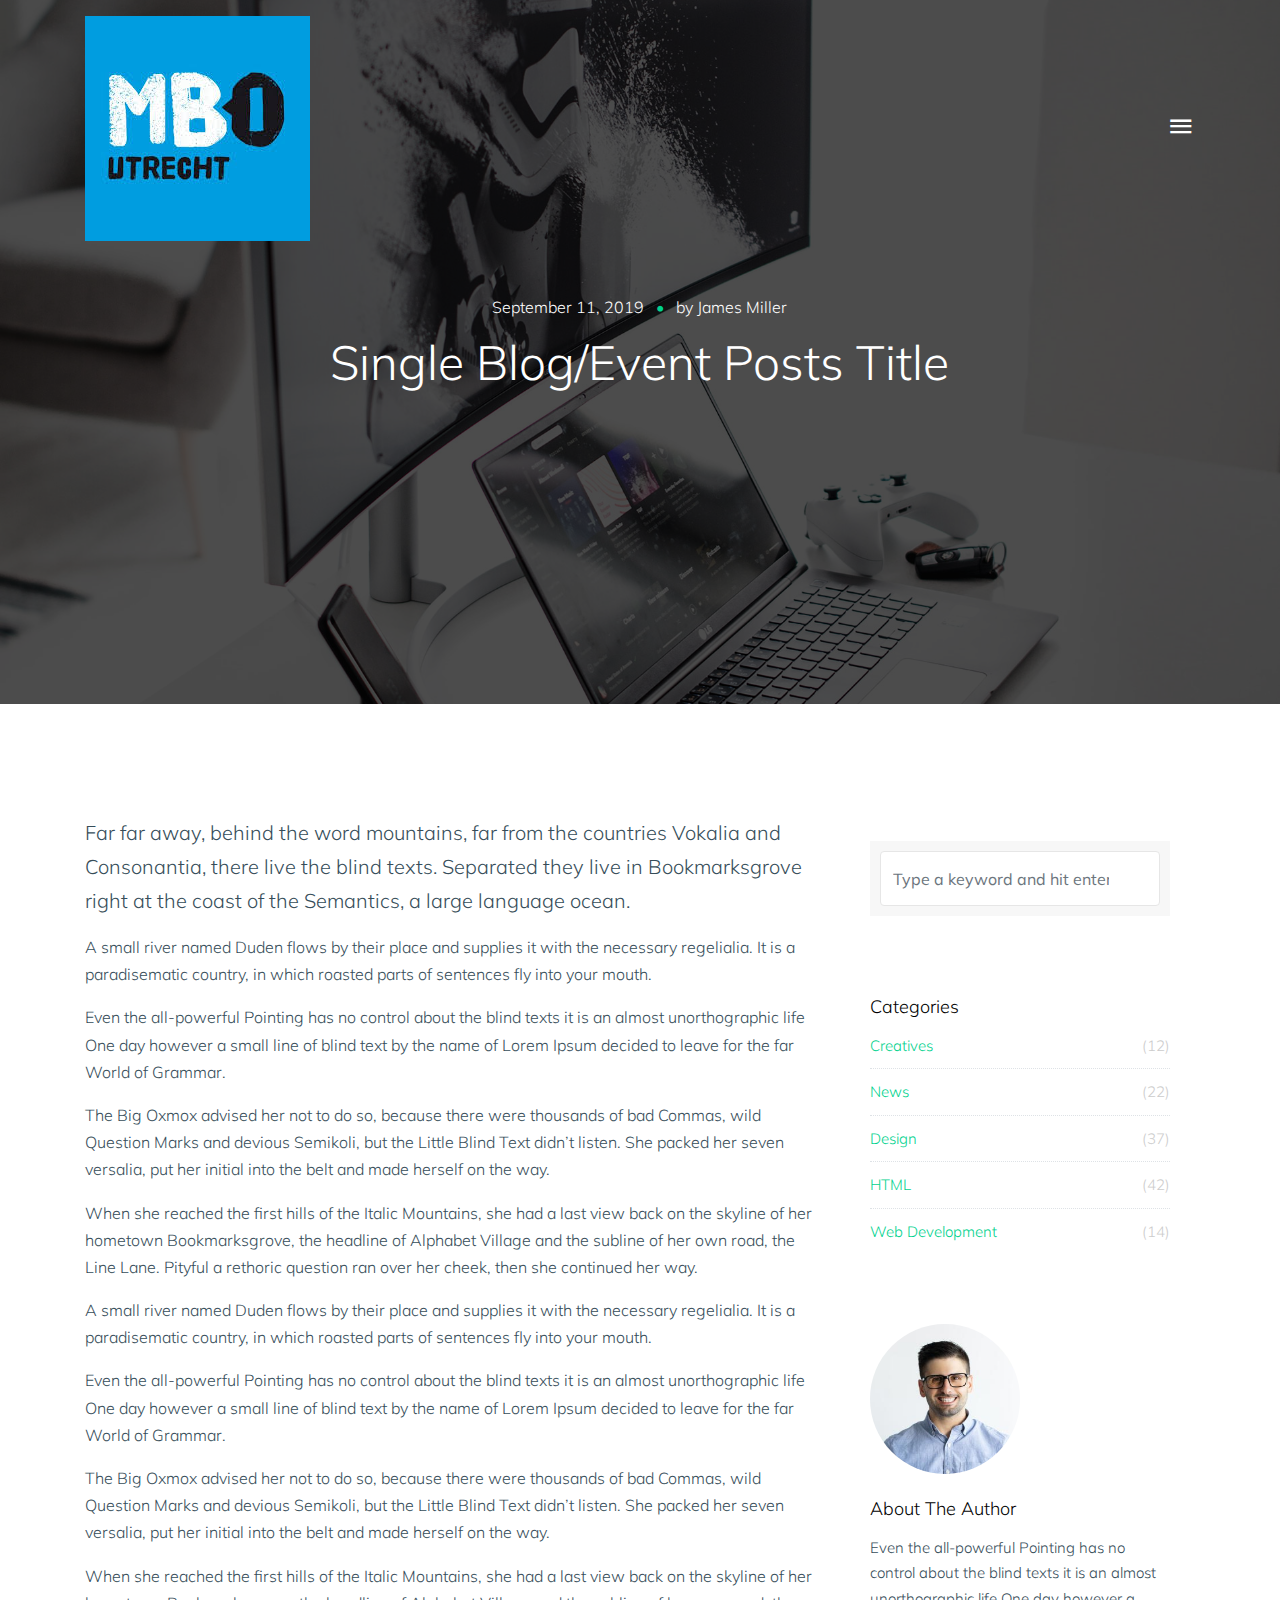
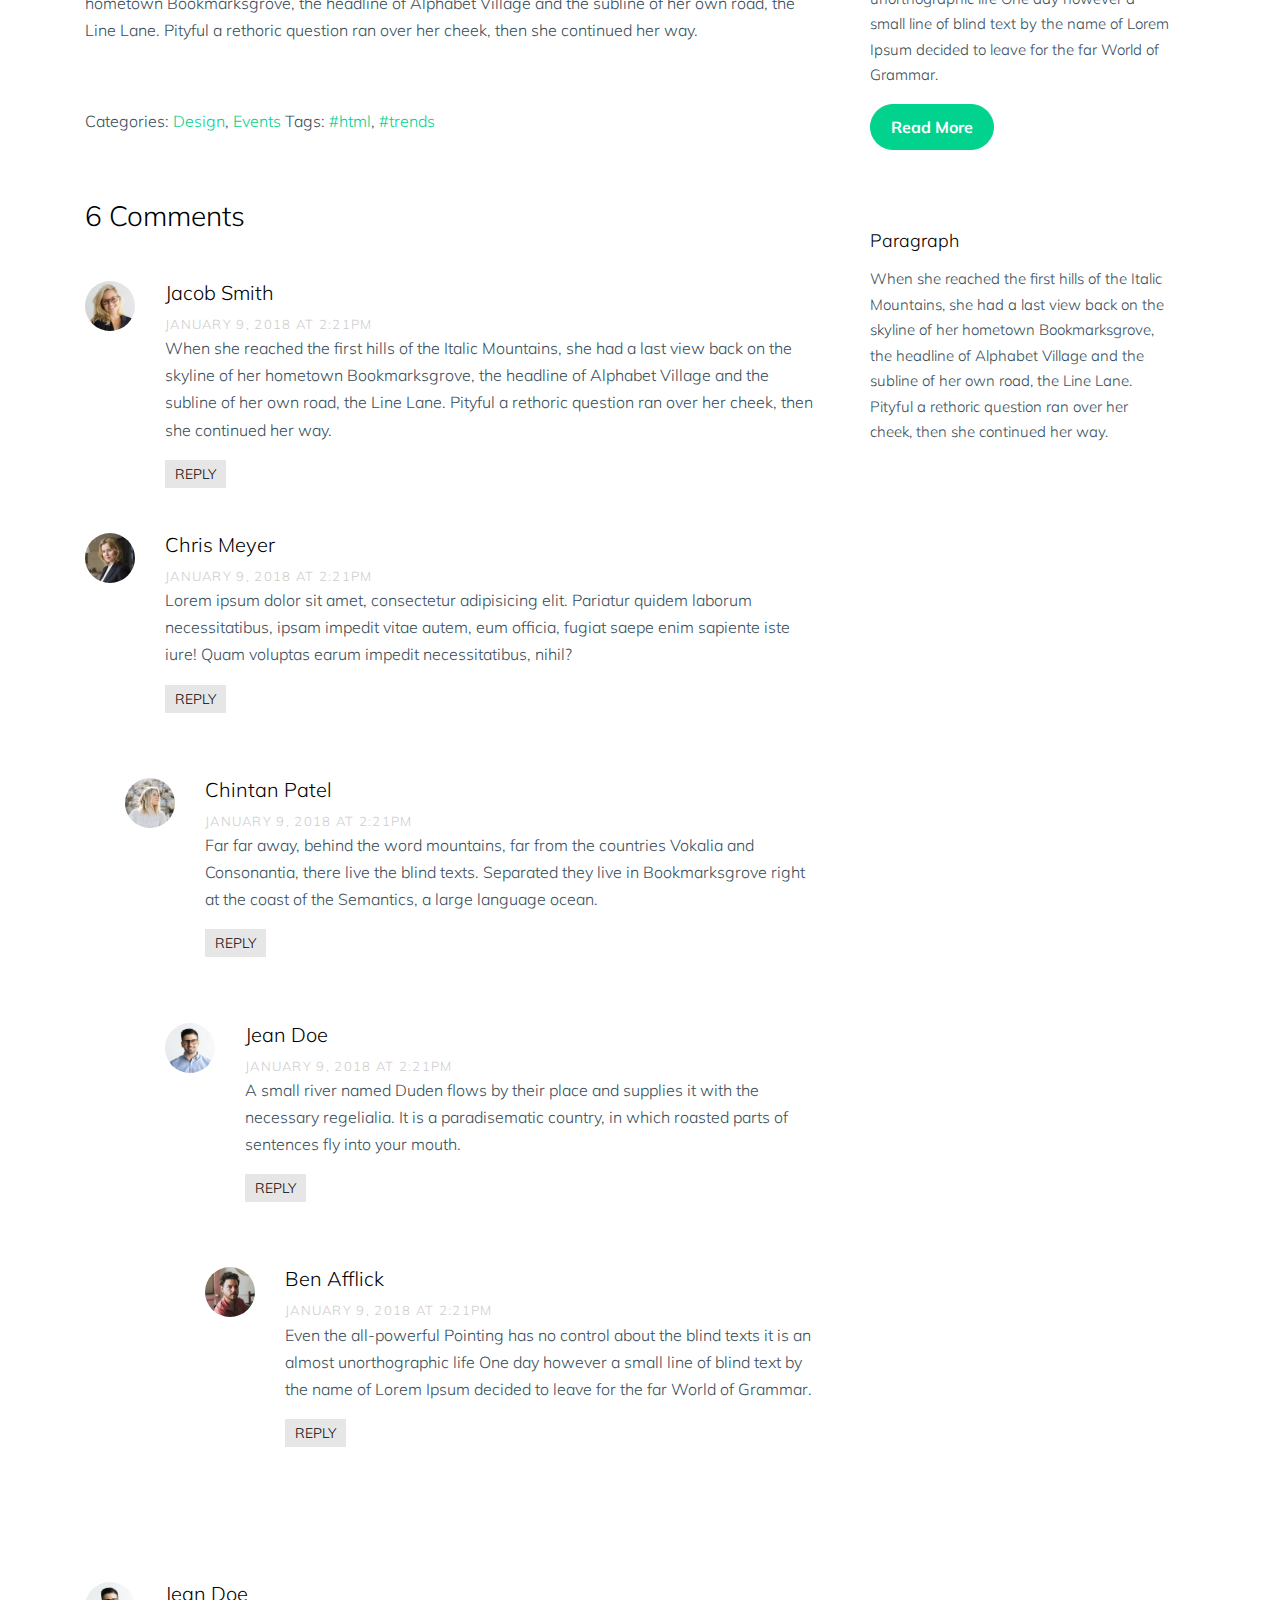
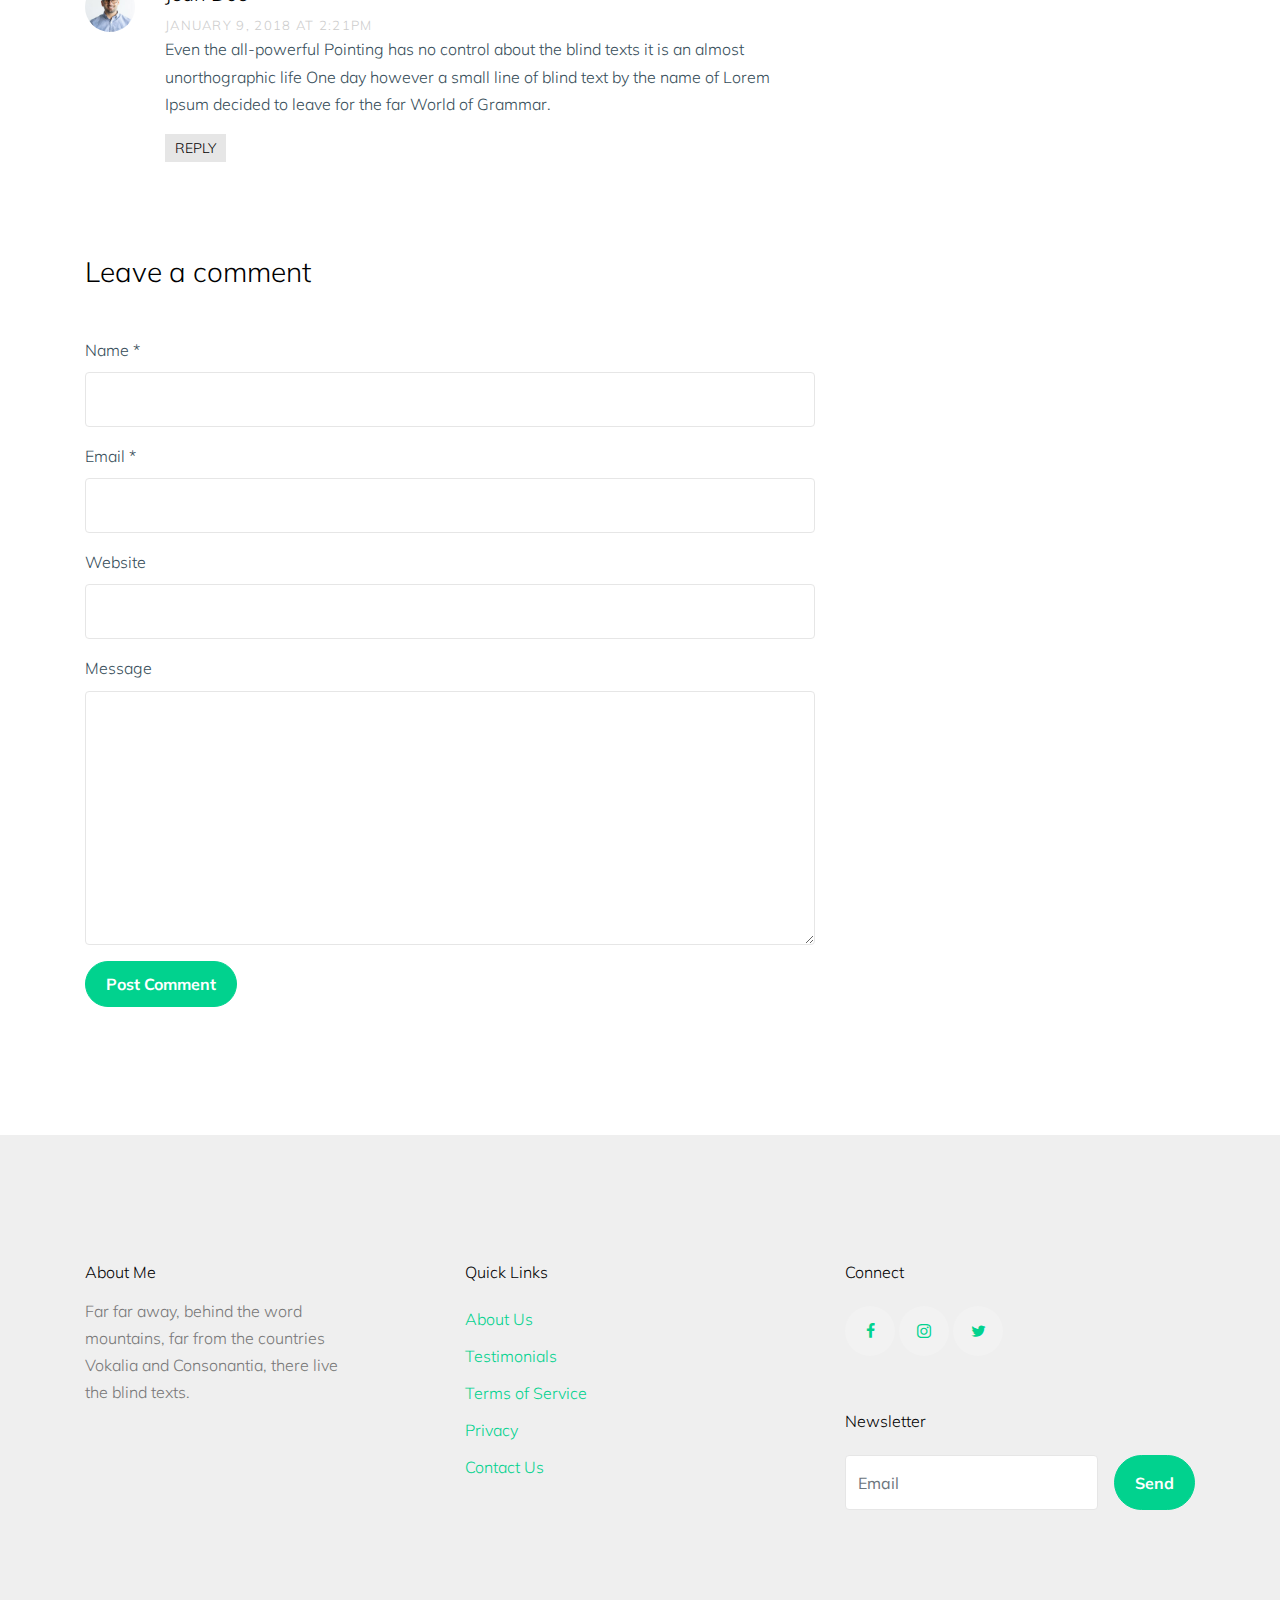
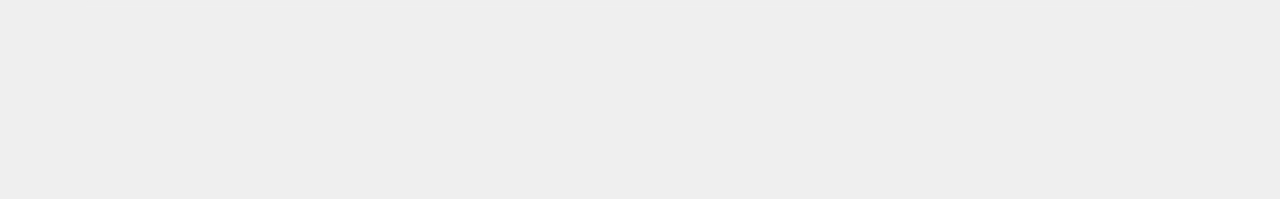
<file: single.html>
<!doctype html>
<html lang="en">

  <head>
    <title>MBO Utrecht</title>
    <meta charset="utf-8">
    <meta name="viewport" content="width=device-width, initial-scale=1, shrink-to-fit=no">

    <link href="https://fonts.googleapis.com/css?family=Muli:400,700" rel="stylesheet">

    <link rel="stylesheet" href="fonts/icomoon/style.css">

    <link rel="stylesheet" href="css/bootstrap.min.css">
    <link rel="stylesheet" href="css/bootstrap-datepicker.css">
    <link rel="stylesheet" href="css/jquery.fancybox.min.css">
    <link rel="stylesheet" href="css/owl.carousel.min.css">
    <link rel="stylesheet" href="css/owl.theme.default.min.css">
    <link rel="stylesheet" href="fonts/flaticon/font/flaticon.css">
    <link rel="stylesheet" href="css/aos.css">

    <!-- MAIN CSS -->
    <link rel="stylesheet" href="css/style.css">

  </head>

  <body data-spy="scroll" data-target=".site-navbar-target" data-offset="300">

    
    <div class="site-wrap" id="home-section">

      <div class="site-mobile-menu site-navbar-target">
        <div class="site-mobile-menu-header">
          <div class="site-mobile-menu-close mt-3">
            <span class="icon-close2 js-menu-toggle"></span>
          </div>
        </div>
        <div class="site-mobile-menu-body"></div>
      </div>



      <header class="site-navbar site-navbar-target" role="banner">

        <div class="container">
          <div class="row align-items-center position-relative">

            <div class="col-3 ">
              <div class="site-logo">
                  <a href="index.html"><img class="image-fluid" src="images/MBOUtrechtLogo.jpg" /> </a>
              </div>
            </div>

            <div class="col-9  text-right">
              

              <span class="d-inline-block d-lg-block"><a href="#" class="text-white site-menu-toggle js-menu-toggle py-5 text-white"><span class="icon-menu h3 text-white"></span></a></span>

              

              <nav class="site-navigation text-right ml-auto d-none d-lg-none" role="navigation">
                <ul class="site-menu main-menu js-clone-nav ml-auto ">
                  <li><a href="index.html" class="nav-link">Home</a></li>
                  <li><a href="about.html" class="nav-link">About</a></li>
                  <li><a href="work.html" class="nav-link">Work</a></li>
                  <li class="active"><a href="journal.html" class="nav-link">Journal</a></li>
                  <li><a href="contact.html" class="nav-link">Contact</a></li>
                </ul>
              </nav>
            </div>

            
          </div>
        </div>

      </header>

    <div class="ftco-blocks-cover-1">
      <div class="site-section-cover overlay" data-stellar-background-ratio="0.5" style="background-image: url('images/hero_1.jpg')">
        <div class="container">
          <div class="row align-items-center justify-content-center text-center">
            <div class="col-md-7">
              <span class="d-block mb-3 text-white" data-aos="fade-up">September 11, 2019 <span class="mx-2 text-primary">&bullet;</span> by James Miller</span>
                <h1 class="mb-4" data-aos="fade-up" data-aos-delay="100">Single Blog/Event Posts Title</h1>
            </div>
          </div>
        </div>
      </div>
    </div>

    <div class="site-section">
      <div class="container">
        <div class="row">
          <div class="col-md-8 blog-content">
            <p class="lead">Far far away, behind the word mountains, far from the countries Vokalia and Consonantia, there live the blind texts. Separated they live in Bookmarksgrove right at the coast of the Semantics, a large language ocean.</p>
            <p>A small river named Duden flows by their place and supplies it with the necessary regelialia. It is a paradisematic country, in which roasted parts of sentences fly into your mouth.</p>

            <blockquote><p>Even the all-powerful Pointing has no control about the blind texts it is an almost unorthographic life One day however a small line of blind text by the name of Lorem Ipsum decided to leave for the far World of Grammar.</p></blockquote>

            <p>The Big Oxmox advised her not to do so, because there were thousands of bad Commas, wild Question Marks and devious Semikoli, but the Little Blind Text didn’t listen. She packed her seven versalia, put her initial into the belt and made herself on the way.</p>

            <p>When she reached the first hills of the Italic Mountains, she had a last view back on the skyline of her hometown Bookmarksgrove, the headline of Alphabet Village and the subline of her own road, the Line Lane. Pityful a rethoric question ran over her cheek, then she continued her way.</p>

            <p>A small river named Duden flows by their place and supplies it with the necessary regelialia. It is a paradisematic country, in which roasted parts of sentences fly into your mouth.</p>

            <blockquote><p>Even the all-powerful Pointing has no control about the blind texts it is an almost unorthographic life One day however a small line of blind text by the name of Lorem Ipsum decided to leave for the far World of Grammar.</p></blockquote>

            <p>The Big Oxmox advised her not to do so, because there were thousands of bad Commas, wild Question Marks and devious Semikoli, but the Little Blind Text didn’t listen. She packed her seven versalia, put her initial into the belt and made herself on the way.</p>
            
            <p>When she reached the first hills of the Italic Mountains, she had a last view back on the skyline of her hometown Bookmarksgrove, the headline of Alphabet Village and the subline of her own road, the Line Lane. Pityful a rethoric question ran over her cheek, then she continued her way.</p>


            <div class="pt-5">
              <p>Categories:  <a href="#">Design</a>, <a href="#">Events</a>  Tags: <a href="#">#html</a>, <a href="#">#trends</a></p>
            </div>


            <div class="pt-5">
              <h3 class="mb-5">6 Comments</h3>
              <ul class="comment-list">
                <li class="comment">
                  <div class="vcard bio">
                    <img src="images/person_2.jpg" alt="Image">
                  </div>
                  <div class="comment-body">
                    <h3>Jacob Smith</h3>
                    <div class="meta">January 9, 2018 at 2:21pm</div>
                    <p>When she reached the first hills of the Italic Mountains, she had a last view back on the skyline of her hometown Bookmarksgrove, the headline of Alphabet Village and the subline of her own road, the Line Lane. Pityful a rethoric question ran over her cheek, then she continued her way.</p>
                    <p><a href="#" class="reply">Reply</a></p>
                  </div>
                </li>

                <li class="comment">
                  <div class="vcard bio">
                    <img src="images/person_3.jpg" alt="Image">
                  </div>
                  <div class="comment-body">
                    <h3>Chris Meyer</h3>
                    <div class="meta">January 9, 2018 at 2:21pm</div>
                    <p>Lorem ipsum dolor sit amet, consectetur adipisicing elit. Pariatur quidem laborum necessitatibus, ipsam impedit vitae autem, eum officia, fugiat saepe enim sapiente iste iure! Quam voluptas earum impedit necessitatibus, nihil?</p>
                    <p><a href="#" class="reply">Reply</a></p>
                  </div>

                  <ul class="children">
                    <li class="comment">
                      <div class="vcard bio">
                        <img src="images/person_5.jpg" alt="Image">
                      </div>
                      <div class="comment-body">
                        <h3>Chintan Patel</h3>
                        <div class="meta">January 9, 2018 at 2:21pm</div>
                        <p>Far far away, behind the word mountains, far from the countries Vokalia and Consonantia, there live the blind texts. Separated they live in Bookmarksgrove right at the coast of the Semantics, a large language ocean.</p>
                        <p><a href="#" class="reply">Reply</a></p>
                      </div>


                      <ul class="children">
                        <li class="comment">
                          <div class="vcard bio">
                            <img src="images/person_1.jpg" alt="Image">
                          </div>
                          <div class="comment-body">
                            <h3>Jean Doe</h3>
                            <div class="meta">January 9, 2018 at 2:21pm</div>
                            <p>A small river named Duden flows by their place and supplies it with the necessary regelialia. It is a paradisematic country, in which roasted parts of sentences fly into your mouth.</p>
                            <p><a href="#" class="reply">Reply</a></p>
                          </div>

                            <ul class="children">
                              <li class="comment">
                                <div class="vcard bio">
                                  <img src="images/person_4.jpg" alt="Image">
                                </div>
                                <div class="comment-body">
                                  <h3>Ben Afflick</h3>
                                  <div class="meta">January 9, 2018 at 2:21pm</div>
                                  <p>Even the all-powerful Pointing has no control about the blind texts it is an almost unorthographic life One day however a small line of blind text by the name of Lorem Ipsum decided to leave for the far World of Grammar.</p>
                                  <p><a href="#" class="reply">Reply</a></p>
                                </div>
                              </li>
                            </ul>
                        </li>
                      </ul>
                    </li>
                  </ul>
                </li>

                <li class="comment">
                  <div class="vcard bio">
                    <img src="images/person_1.jpg" alt="Image">
                  </div>
                  <div class="comment-body">
                    <h3>Jean Doe</h3>
                    <div class="meta">January 9, 2018 at 2:21pm</div>
                    <p>Even the all-powerful Pointing has no control about the blind texts it is an almost unorthographic life One day however a small line of blind text by the name of Lorem Ipsum decided to leave for the far World of Grammar.</p>
                    <p><a href="#" class="reply">Reply</a></p>
                  </div>
                </li>
              </ul>
              <!-- END comment-list -->
              
              <div class="comment-form-wrap pt-5">
                <h3 class="mb-5">Leave a comment</h3>
                <form action="#" class="">
                  <div class="form-group">
                    <label for="name">Name *</label>
                    <input type="text" class="form-control" id="name">
                  </div>
                  <div class="form-group">
                    <label for="email">Email *</label>
                    <input type="email" class="form-control" id="email">
                  </div>
                  <div class="form-group">
                    <label for="website">Website</label>
                    <input type="url" class="form-control" id="website">
                  </div>

                  <div class="form-group">
                    <label for="message">Message</label>
                    <textarea name="" id="message" cols="30" rows="10" class="form-control"></textarea>
                  </div>
                  <div class="form-group">
                    <input type="submit" value="Post Comment" class="btn btn-primary btn-md text-white">
                  </div>

                </form>
              </div>
            </div>

          </div>
          <div class="col-md-4 sidebar">
            <div class="sidebar-box">
              <form action="#" class="search-form">
                <div class="form-group">
                  <span class="icon fa fa-search"></span>
                  <input type="text" class="form-control" placeholder="Type a keyword and hit enter">
                </div>
              </form>
            </div>
            <div class="sidebar-box">
              <div class="categories">
                <h3>Categories</h3>
                <li><a href="#">Creatives <span>(12)</span></a></li>
                <li><a href="#">News <span>(22)</span></a></li>
                <li><a href="#">Design <span>(37)</span></a></li>
                <li><a href="#">HTML <span>(42)</span></a></li>
                <li><a href="#">Web Development <span>(14)</span></a></li>
              </div>
            </div>
            <div class="sidebar-box">
              <img src="images/person_1.jpg" alt="Image" class="img-fluid mb-4 w-50 rounded-circle">
              <h3 class="text-black">About The Author</h3>
              <p>Even the all-powerful Pointing has no control about the blind texts it is an almost unorthographic life One day however a small line of blind text by the name of Lorem Ipsum decided to leave for the far World of Grammar.</p>
              <p><a href="#" class="btn btn-primary btn-md text-white">Read More</a></p>
            </div>

            <div class="sidebar-box">
              <h3 class="text-black">Paragraph</h3>
              <p>When she reached the first hills of the Italic Mountains, she had a last view back on the skyline of her hometown Bookmarksgrove, the headline of Alphabet Village and the subline of her own road, the Line Lane. Pityful a rethoric question ran over her cheek, then she continued her way.</p>
            </div>
          </div>
        </div>
      </div>
    </div>
    
    

    <footer class="site-footer">
      <div class="container">
        <div class="row">
          <div class="col-lg-3">
            <h2 class="footer-heading mb-3">About Me</h2>
                <p>Far far away, behind the word mountains, far from the countries Vokalia and Consonantia, there live the blind texts. </p>
          </div>
          <div class="col-lg-8 ml-auto">
            <div class="row">
              <div class="col-lg-6 ml-auto">
                <h2 class="footer-heading mb-4">Quick Links</h2>
                <ul class="list-unstyled">
                  <li><a href="#">About Us</a></li>
                  <li><a href="#">Testimonials</a></li>
                  <li><a href="#">Terms of Service</a></li>
                  <li><a href="#">Privacy</a></li>
                  <li><a href="#">Contact Us</a></li>
                </ul>
              </div>
              <div class="col-lg-6">
                <h2 class="footer-heading mb-4">Connect</h2>
                <div class="social_29128 white mb-5">
                  <a href="#"><span class="icon-facebook"></span></a>  
                  <a href="#"><span class="icon-instagram"></span></a>  
                  <a href="#"><span class="icon-twitter"></span></a>  
                 </div>
                <h2 class="footer-heading mb-4">Newsletter</h2>
                <form action="#" class="d-flex" class="subscribe">
                  <input type="text" class="form-control mr-3" placeholder="Email">
                  <input type="submit" value="Send" class="btn btn-primary">
                </form>
              </div>
              
            </div>
          </div>
        </div>
        <div class="row pt-5 mt-5 text-center">
          <div class="col-md-12">
            <div class="border-top pt-5">
              <p>
                
            </p>
            </div>
          </div>

        </div>
      </div>
    </footer>

    </div>

    <script src="js/jquery-3.3.1.min.js"></script>
    <script src="js/jquery-migrate-3.0.0.js"></script>
    <script src="js/popper.min.js"></script>
    <script src="js/bootstrap.min.js"></script>
    <script src="js/owl.carousel.min.js"></script>
    <script src="js/jquery.sticky.js"></script>
    <script src="js/jquery.waypoints.min.js"></script>
    <script src="js/jquery.animateNumber.min.js"></script>
    <script src="js/jquery.fancybox.min.js"></script>
    <script src="js/jquery.stellar.min.js"></script>
    <script src="js/jquery.easing.1.3.js"></script>
    <script src="js/bootstrap-datepicker.min.js"></script>
    <script src="js/isotope.pkgd.min.js"></script>
    <script src="js/aos.js"></script>

    <script src="js/main.js"></script>

  </body>

</html>
</file>
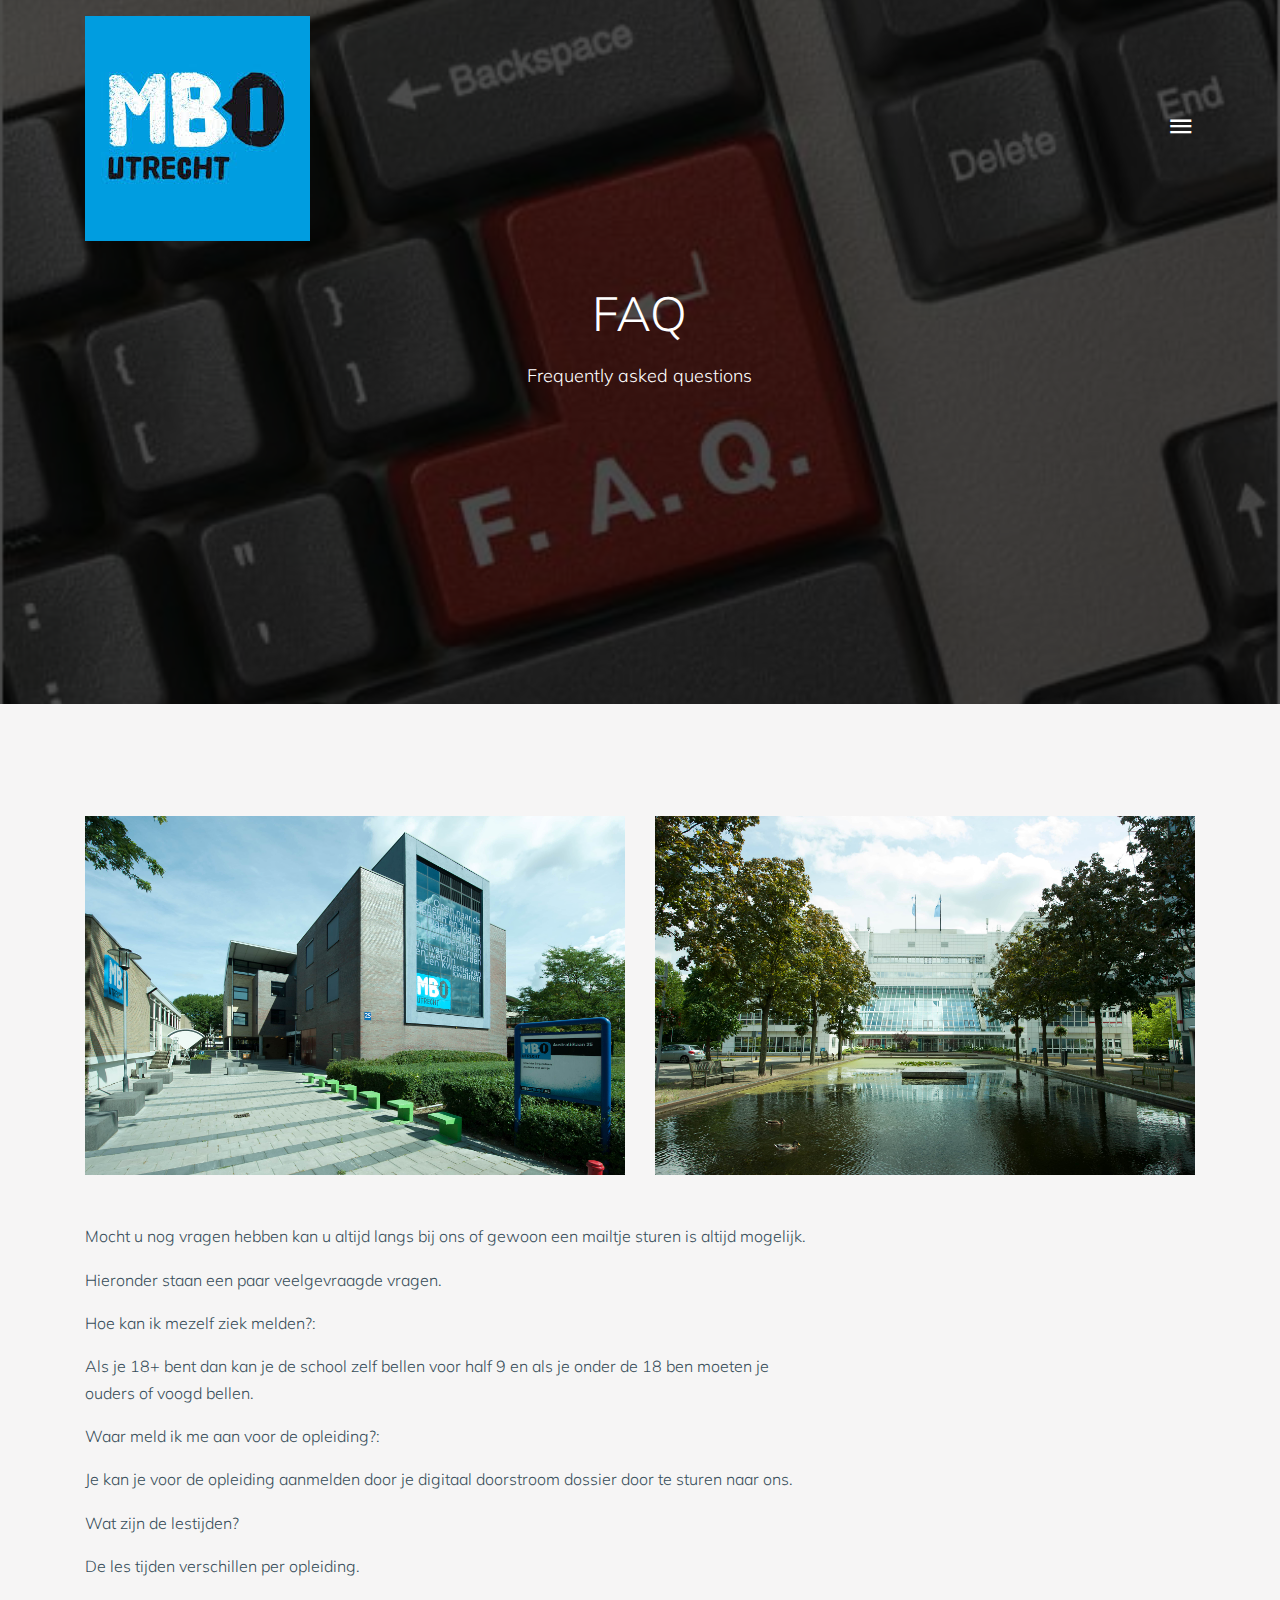
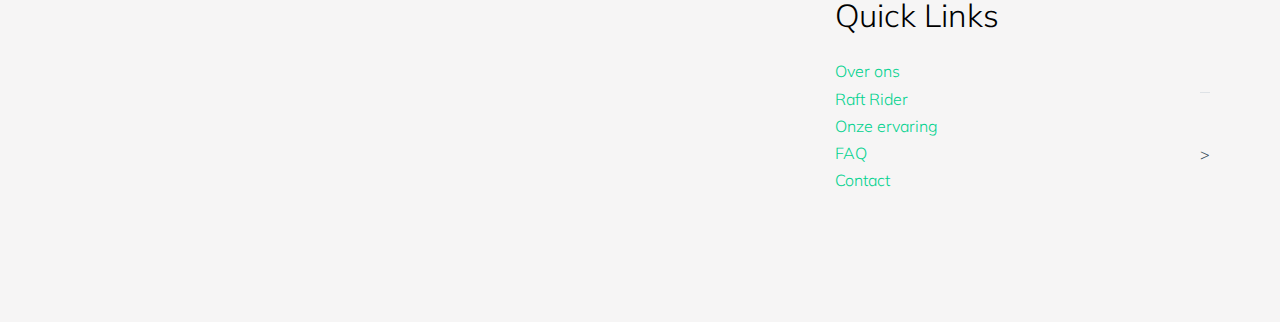
<file: work-single.html>
<!doctype html>
<html lang="en">

  <head>
    <title>MBO Utrecht</title>
    <meta charset="utf-8">
    <meta name="viewport" content="width=device-width, initial-scale=1, shrink-to-fit=no">

    <link href="https://fonts.googleapis.com/css?family=Muli:400,700" rel="stylesheet">

    <link rel="stylesheet" href="fonts/icomoon/style.css">

    <link rel="stylesheet" href="css/bootstrap.min.css">
    <link rel="stylesheet" href="css/bootstrap-datepicker.css">
    <link rel="stylesheet" href="css/jquery.fancybox.min.css">
    <link rel="stylesheet" href="css/owl.carousel.min.css">
    <link rel="stylesheet" href="css/owl.theme.default.min.css">
    <link rel="stylesheet" href="fonts/flaticon/font/flaticon.css">
    <link rel="stylesheet" href="css/aos.css">
    <link rel="shortcut icon" href="./images/MBOUtrechtLogo.jpg">

    <!-- MAIN CSS -->
    <link rel="stylesheet" href="css/style.css">

  </head>

  <body data-spy="scroll" data-target=".site-navbar-target" data-offset="300">

    
    <div class="site-wrap" id="home-section">

      <div class="site-mobile-menu site-navbar-target">
        <div class="site-mobile-menu-header">
          <div class="site-mobile-menu-close mt-3">
            <span class="icon-close2 js-menu-toggle"></span>
          </div>
        </div>
        <div class="site-mobile-menu-body"></div>
      </div>



      <header class="site-navbar site-navbar-target" role="banner">

        <div class="container">
          <div class="row align-items-center position-relative">

            <div class="col-3 ">
              <div class="site-logo">
                  <a href="index.html"><img class="image-fluid" src="images/MBOUtrechtLogo.jpg" /> </a>
              </div>
            </div>

            <div class="col-9  text-right">
              

              <span class="d-inline-block d-lg-block"><a href="#" class="text-white site-menu-toggle js-menu-toggle py-5 text-white"><span class="icon-menu h3 text-white"></span></a></span>

              

              <nav class="site-navigation text-right ml-auto d-none d-lg-none" role="navigation">
                <ul class="site-menu main-menu js-clone-nav ml-auto ">
                  <li><a href="index.html" class="nav-link">Home</a></li>
                  <li><a href="about.html" class="nav-link">Over ons</a></li>
                  <li class="active"><a href="work.html" class="nav-link">Raft Rider</a></li>
                  <li><a href="journal.html" class="nav-link">Onze ervaring</a></li>
                  <li><a href="contact.html" class="nav-link">Contact</a></li>
                  <li><a href="./work-single.html" class="nav-link">FAQ</a></li>
                </ul>
              </nav>
            </div>

            
          </div>
        </div>

      </header>

    <div class="ftco-blocks-cover-1">
      <div class="site-section-cover overlay" style="background-image: url('images/FAQ.jpg')">
        <div class="container">
          <div class="row align-items-center justify-content-center">
            <div class="col-md-7 text-center">
              <h1 class="mb-4 text-white">FAQ</h1>
              <p class="mb-4">Frequently asked questions </p>
            </div>
          </div>
        </div>
      </div>
    </div>


    
    <div class="site-section bg-light">
      <div class="container">
        <div class="row justify-content-between mb-5">
          <div class="col-md-6">
            <img src="images/Australielaan-25-opti.jpg" alt="Image" class="img-fluid">
          </div>
          <div class="col-md-6">
            <img src="images/Daltonlaan-opti.jpg" alt="Image" class="img-fluid">
          </div>
        </div>
        <div class="row">
          <div class="col-md-8">

            <p>Mocht u nog vragen hebben kan u altijd langs bij ons of gewoon een mailtje sturen is altijd mogelijk.</p>
            <p>Hieronder staan een paar veelgevraagde vragen. </p>
            <p>Hoe kan ik mezelf ziek melden?:</p>
             <p>Als je 18+ bent dan kan je de school zelf bellen voor half 9 en als je onder de 18 ben moeten je ouders of voogd bellen.</p>
            <p>Waar meld ik me aan voor de opleiding?:</p>
             <p> Je kan je voor de opleiding aanmelden door je digitaal doorstroom dossier door te sturen naar ons.</p>
            <p> Wat zijn de lestijden?</p>
            <p>De les tijden verschillen per opleiding.</p>
          </div>
         <!-- <div class="col-md-3 ml-auto">
            <div class="mb-4">
            <strong class="text-black font-weight-bold">Roles:</strong>
            <p>Designer, Coder</p>
            </div>

            <div class="mb-4">
            <strong class="text-black font-weight-bold">Date Project:</strong>
            <p>2018 &mdash; Present</p>
            </div>

            <div class="mb-4">
            <strong class="text-black font-weight-bold">Client:</strong>
            <p>XYZ Inc.</p>
            </div>


            <div class="mb-4">
            <strong class="text-black font-weight-bold">Website:</strong>
            <p><a href="#" class="">https://google.com/</a></p>
            </div>

          </div>
        </div>
      </div>
    </div> 

    <div class="site-section">
      <div class="container">

        <div class="row mb-5">
          <div class="col-md-7 mx-auto text-center">
            <h2 class="heading-29190">More Projects</h2>
          </div>
        </div>

        <div class="row">
          <div class="col-md-6 col-lg-4 mb-4">
            <div class="item web">
              <a href="work-single.html" class="item-wrap" data-fancybox="gal">
                <span class="icon-add"></span>
                <img class="img-fluid" src="images/img_1.jpg">
              </a>
            </div>
          </div>

          <div class="col-md-6 col-lg-4 mb-4">
            <div class="item web">
              <a href="work-single.html" class="item-wrap" data-fancybox="gal">
                <span class="icon-add"></span>
                <img class="img-fluid" src="images/img_2.jpg">
              </a>
            </div>
          </div>

          <div class="col-md-6 col-lg-4 mb-4">
            <div class="item web">
              <a href="work-single.html" class="item-wrap" data-fancybox="gal">
                <span class="icon-add"></span>
                <img class="img-fluid" src="images/img_3.jpg">
              </a>
            </div>
          </div>

          <div class="col-md-6 col-lg-4 mb-4">
            <div class="item web">
              <a href="work-single.html" class="item-wrap" data-fancybox="gal">
                <span class="icon-add"></span>
                <img class="img-fluid" src="images/img_4.jpg">
              </a>
            </div>
          </div>

          <div class="col-md-6 col-lg-4 mb-4">
            <div class="item web">
              <a href="work-single.html" class="item-wrap" data-fancybox="gal">
                <span class="icon-add"></span>
                <img class="img-fluid" src="images/img_5.jpg">
              </a>
            </div>
          </div>

          <div class="col-md-6 col-lg-4 mb-4">
            <div class="item web">
              <a href="work-single.html" class="item-wrap" data-fancybox="gal">
                <span class="icon-add"></span>
                <img class="img-fluid" src="images/img_6.jpg">
              </a>
            </div>
          </div>

        </div>

        
      </div>
    </div>  END .site-section -->

    <!--<div class="site-section bg-light">
      <div class="container">

        <div class="row mb-5">
          <div class="col-md-7 mx-auto text-center">
            <h2 class="heading-29190">Testimonials</h2>
          </div>
        </div>

        <div class="row">
          <div class="col-lg-4 col-md-6">
            
            <div>
              <div class="person-pic-39219 mb-4">
                <img src="images/person_1.jpg" alt="Image" class="img-fluid">
              </div>  
              
              <blockquote class="quote_39823">
                <p>Lorem ipsum dolor sit amet, consectetur adipisicing elit. Voluptas excepturi accusantium non aut perspiciatis nisi magni libero, molestias.</p>
              </blockquote>
              <p>&mdash; Chris Smith</p>
            </div>
          </div>
          <div class="col-lg-4 col-md-6">
            
            
            <div>
              <div class="person-pic-39219 mb-4">
                <img src="images/person_2.jpg" alt="Image" class="img-fluid">
              </div>  
              <blockquote class="quote_39823">
                <p>Lorem ipsum dolor sit amet, consectetur adipisicing elit. Voluptas excepturi accusantium non aut perspiciatis nisi magni libero, molestias.</p>
              </blockquote>
              <p>&mdash; Chris Smith</p>
            </div>

          </div>
          <div class="col-lg-4 col-md-6">
            
            <div>
              <div class="person-pic-39219 mb-4">
                <img src="images/person_3.jpg" alt="Image" class="img-fluid">
              </div>  
              <blockquote class="quote_39823">
                <p>Lorem ipsum dolor sit amet, consectetur adipisicing elit. Voluptas excepturi accusantium non aut perspiciatis nisi magni libero, molestias.</p>
              </blockquote>
              <p>&mdash; Chris Smith</p>
            </div>
          </div>
        </div>
      </div>
    </div> 
    

    <footer class="site-footer">
      <div class="container">
        <div class="row">
          <div class="col-lg-3">
            <h2 class="footer-heading mb-3">About Me</h2>
                <p>Far far away, behind the word mountains, far from the countries Vokalia and Consonantia, there live the blind texts. </p>
          </div> -->
          <div class="col-lg-8 ml-auto">
            <div class="row">
              <div class="col-lg-6 ml-auto">
                <h2 class="footer-heading mb-4">Quick Links</h2>
                <ul class="list-unstyled">
                  <li><a href="#">Over ons</a></li>
                  <li><a href="#">Raft Rider</a></li>
                  <li><a href="#">Onze ervaring</a></li>
                  <li><a href="#">FAQ</a></li>
                  <li><a href="#">Contact</a></li>
                </ul>
              </div>
              <!-- <div class="col-lg-6">
                <h2 class="footer-heading mb-4">Connect</h2>
                <div class="social_29128 white mb-5">
                  <a href="#"><span class="icon-facebook"></span></a>  
                  <a href="#"><span class="icon-instagram"></span></a>  
                  <a href="#"><span class="icon-twitter"></span></a>  
                 </div>
                <h2 class="footer-heading mb-4">Newsletter</h2>
                <form action="#" class="d-flex" class="subscribe">
                  <input type="text" class="form-control mr-3" placeholder="Email">
                  <input type="submit" value="Send" class="btn btn-primary">
                </form>
              </div>
              
            </div>
          </div>
        </div> -->
        <div class="row pt-5 mt-5 text-center">
          <div class="col-md-12">
            <div class="border-top pt-5">
              <p>
           >
            </p>
            </div>
          </div>

        </div>
      </div>
    </footer>

    </div>

    <script src="js/jquery-3.3.1.min.js"></script>
    <script src="js/jquery-migrate-3.0.0.js"></script>
    <script src="js/popper.min.js"></script>
    <script src="js/bootstrap.min.js"></script>
    <script src="js/owl.carousel.min.js"></script>
    <script src="js/jquery.sticky.js"></script>
    <script src="js/jquery.waypoints.min.js"></script>
    <script src="js/jquery.animateNumber.min.js"></script>
    <script src="js/jquery.fancybox.min.js"></script>
    <script src="js/jquery.stellar.min.js"></script>
    <script src="js/jquery.easing.1.3.js"></script>
    <script src="js/bootstrap-datepicker.min.js"></script>
    <script src="js/isotope.pkgd.min.js"></script>
    <script src="js/aos.js"></script>

    <script src="js/main.js"></script>

  </body>

</html>
</file>
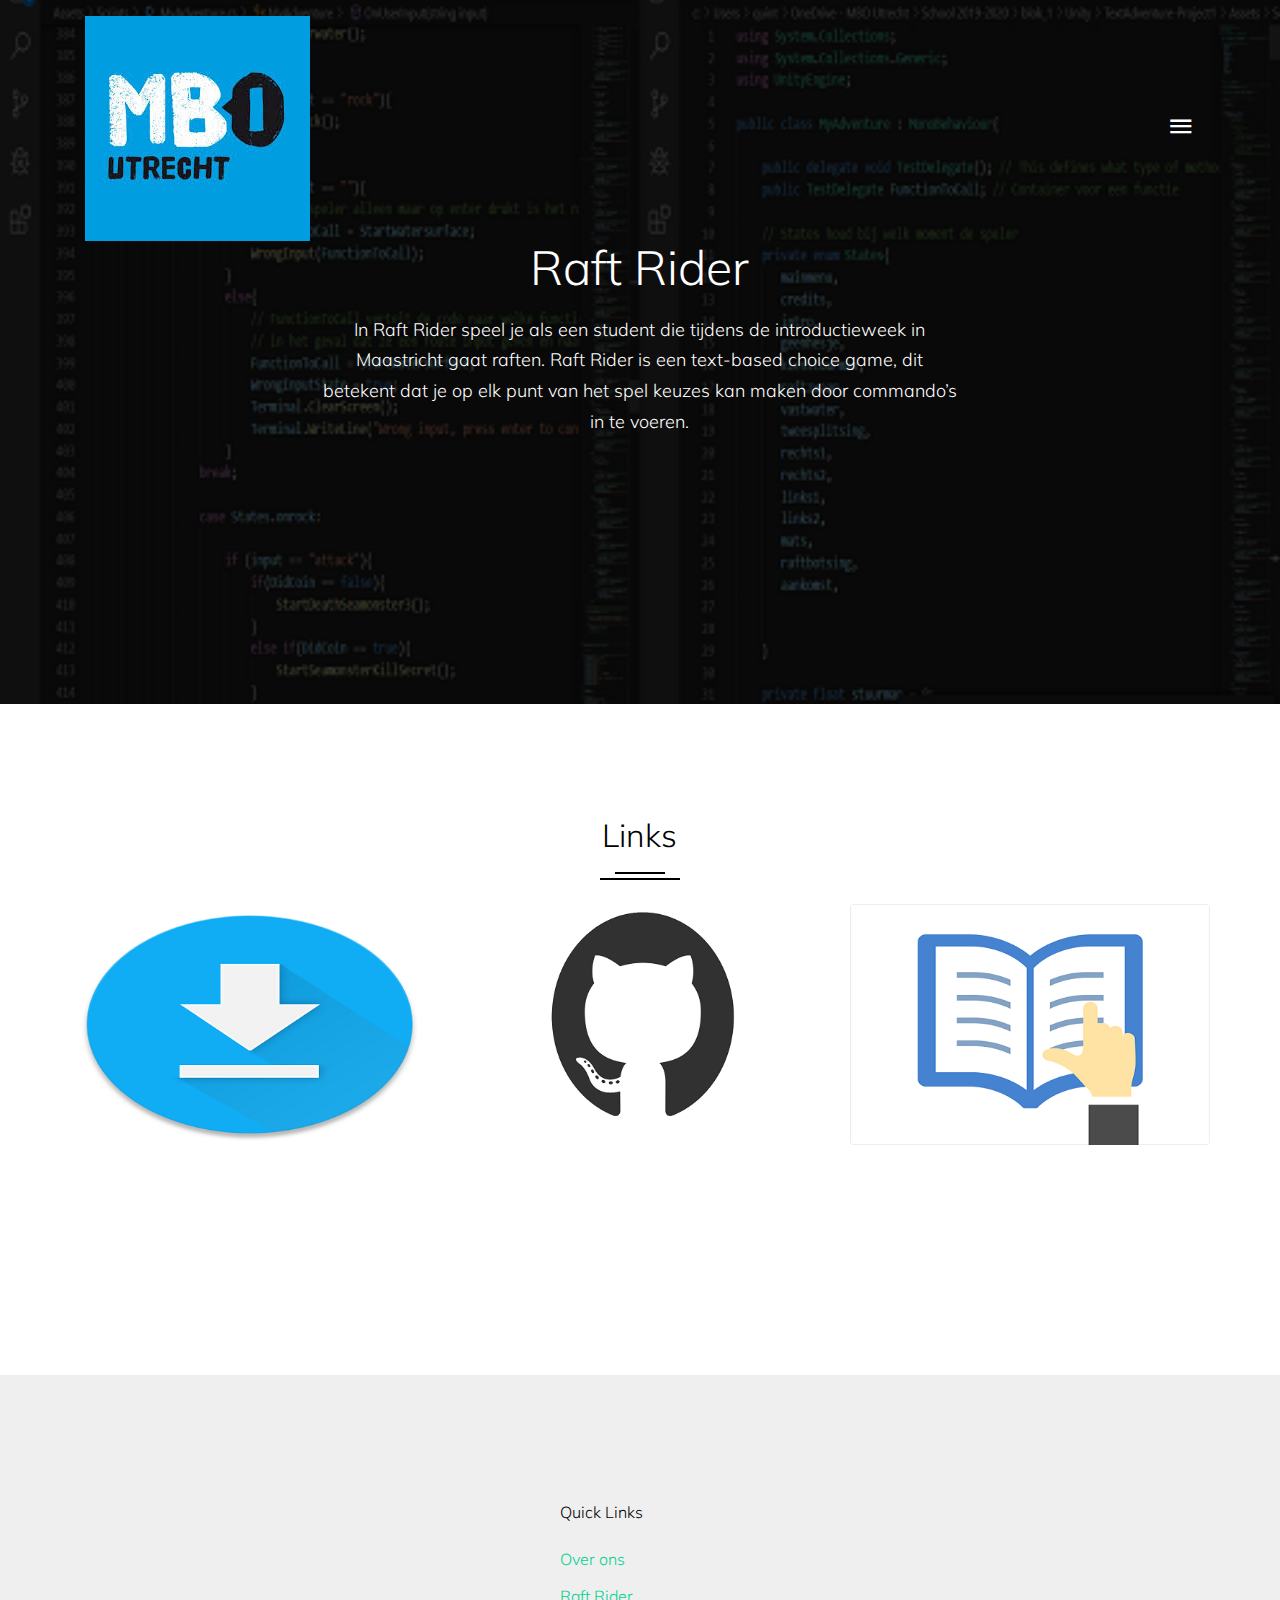
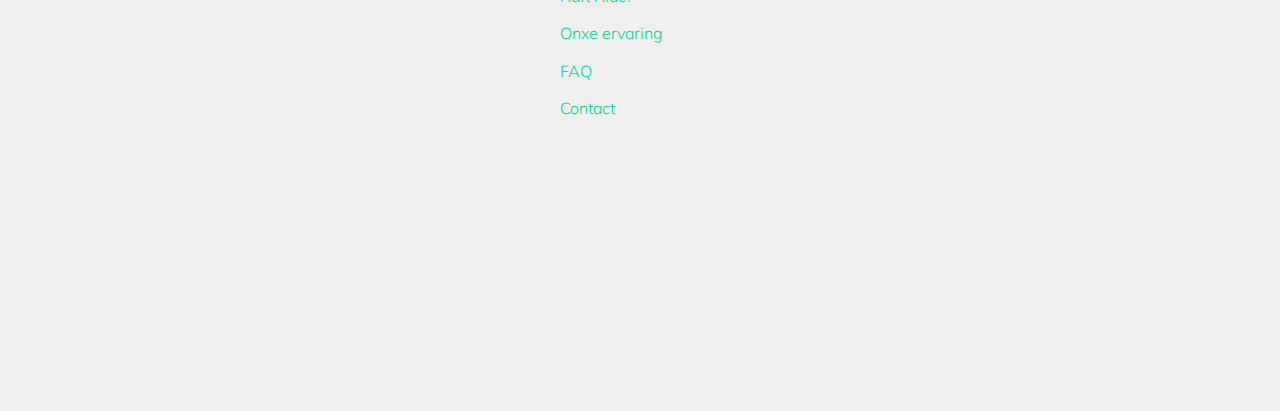
<file: work.html>
<!doctype html>
<html lang="en">

  <head>
    <title>Raft Rider</title>
    <meta charset="utf-8">
    <meta name="viewport" content="width=device-width, initial-scale=1, shrink-to-fit=no">

    <link href="https://fonts.googleapis.com/css?family=Muli:400,700" rel="stylesheet">

    <link rel="stylesheet" href="fonts/icomoon/style.css">

    <link rel="stylesheet" href="css/bootstrap.min.css">
    <link rel="stylesheet" href="css/bootstrap-datepicker.css">
    <link rel="stylesheet" href="css/jquery.fancybox.min.css">
    <link rel="stylesheet" href="css/owl.carousel.min.css">
    <link rel="stylesheet" href="css/owl.theme.default.min.css">
    <link rel="stylesheet" href="fonts/flaticon/font/flaticon.css">
    <link rel="stylesheet" href="css/aos.css">
    <link rel="shortcut icon" href="./images/MBOUtrechtLogo.jpg">

    <!-- MAIN CSS -->
    <link rel="stylesheet" href="css/style.css">

  </head>

  <body data-spy="scroll" data-target=".site-navbar-target" data-offset="300">

    
    <div class="site-wrap" id="home-section">

      <div class="site-mobile-menu site-navbar-target">
        <div class="site-mobile-menu-header">
          <div class="site-mobile-menu-close mt-3">
            <span class="icon-close2 js-menu-toggle"></span>
          </div>
        </div>
        <div class="site-mobile-menu-body"></div>
      </div>



      <header class="site-navbar site-navbar-target" role="banner">

        <div class="container">
          <div class="row align-items-center position-relative">

            <div class="col-3 ">
              <div class="site-logo">
                  <a href="index.html"><img class="image-fluid" src="images/MBOUtrechtLogo.jpg" /> </a>
              </div>
            </div>

            <div class="col-9  text-right">
              

              <span class="d-inline-block d-lg-block"><a href="#" class="text-white site-menu-toggle js-menu-toggle py-5 text-white"><span class="icon-menu h3 text-white"></span></a></span>

              

              <nav class="site-navigation text-right ml-auto d-none d-lg-none" role="navigation">
                <ul class="site-menu main-menu js-clone-nav ml-auto ">
                  <li><a href="index.html" class="nav-link">Home</a></li>
                  <li><a href="about.html" class="nav-link">Over ons</a></li>
                  <li class="active"><a href="work.html" class="nav-link">Raft Rider</a></li>
                  <li><a href="journal.html" class="nav-link">Onze ervaring</a></li>
                  <li><a href="contact.html" class="nav-link">Contact</a></li>
                  <li><a href="./work-single.html" class="nav-link">FAQ</a></li>
                </ul>
              </nav>
            </div>

            
          </div>
        </div>

      </header>

    <div class="ftco-blocks-cover-1">
      <div class="site-section-cover overlay" style="background-image: url('images/MicrosoftTeams-image.png')">
        <div class="container">
          <div class="row align-items-center justify-content-center">
            <div class="col-md-7 text-center">
              <h1 class="mb-4 text-white">Raft Rider</h1>
              <p class="mb-4">In Raft Rider speel je als een student die tijdens de introductieweek in Maastricht gaat raften. 
Raft Rider is een text-based choice game, dit betekent dat je op elk punt van het spel keuzes kan maken door commando’s in te voeren.
</p>
            </div>
          </div>
        </div>
      </div>
    </div>




    <div class="site-section">
      <div class="container">

   <div class="row mb-5"> 
     <div class="col-md-7 mx-auto text-center">
         <h2 class="heading-29190">Links</h2>
       </div>
        <div class="row">
          <div class="col-md-6 col-lg-4 mb-4">
            <div class="item web">
              <a href="https://drive.google.com/open?id=1OmUsFkRa9h7yYk9u9rkouF_89UNsl0Ek" class="item-wrap">
                <span class="icon-add"></span>
                <img class="img-fluid" src="images/downlaod.png">
              </a>
            </div>
          </div>

          <div class="col-md-6 col-lg-4 mb-4">
            <div class="item web">
              <a href="https://github.com/MrCarrotJuice/RaftRider" class="item-wrap ">
                <span class="icon-add"></span>
                <img class="img-fluid" src="images/github logo.png">
                
              </a>
            </div>
          </div>

          <div class="col-md-6 col-lg-4 mb-4">
            <div class="item web">
              <a href="https://drive.google.com/open?id=1G9wZxXYT5laV1oCLN5mmF1rpte2IB51N" class="item-wrap">
                <span class="icon-add"></span>
                <img class="img-fluid" src="images/handleiding.png">
              </a>
            </div>
          </div>              
        </div>
       <P></P>

        
      </div>
    </div> <!-- END .site-section -->



        <div class="row">
          <div class="col-lg-4 col-md-6">
            
           
        </div>
      </div>
    </div>
    

    <footer class="site-footer">
      <div class="container">
        <div class="row">
          <div class="col-lg-3">
            </div>
          <div class="col-lg-12 ml-auto">
            <div class="row">
              <div class="col-lg-7 ml-auto">
                <h2 class="footer-heading mb-4">Quick Links</h2>
                <ul class="list-unstyled">
                  <li><a href="#">Over ons</a></li>
                  <li><a href="#">Raft Rider</a></li>
                  <li><a href="#">Onxe ervaring</a></li>
                  <li><a href="#">FAQ</a></li>
                  <li><a href="#">Contact</a></li>
                </ul>
              </div>
              
              
            </div>
          </div>
        </div>
        <div class="row pt-5 mt-5 text-center">
          <div class="col-md-12">
            <div class="border-top pt-5">

            </div>
          </div>

        </div>
      </div>
    </footer>

    </div>

    <script src="js/jquery-3.3.1.min.js"></script>
    <script src="js/jquery-migrate-3.0.0.js"></script>
    <script src="js/popper.min.js"></script>
    <script src="js/bootstrap.min.js"></script>
    <script src="js/owl.carousel.min.js"></script>
    <script src="js/jquery.sticky.js"></script>
    <script src="js/jquery.waypoints.min.js"></script>
    <script src="js/jquery.animateNumber.min.js"></script>
    <script src="js/jquery.fancybox.min.js"></script>
    <script src="js/jquery.stellar.min.js"></script>
    <script src="js/jquery.easing.1.3.js"></script>
    <script src="js/bootstrap-datepicker.min.js"></script>
    <script src="js/isotope.pkgd.min.js"></script>
    <script src="js/aos.js"></script>

    <script src="js/main.js"></script>

  </body>

</html>
</file>
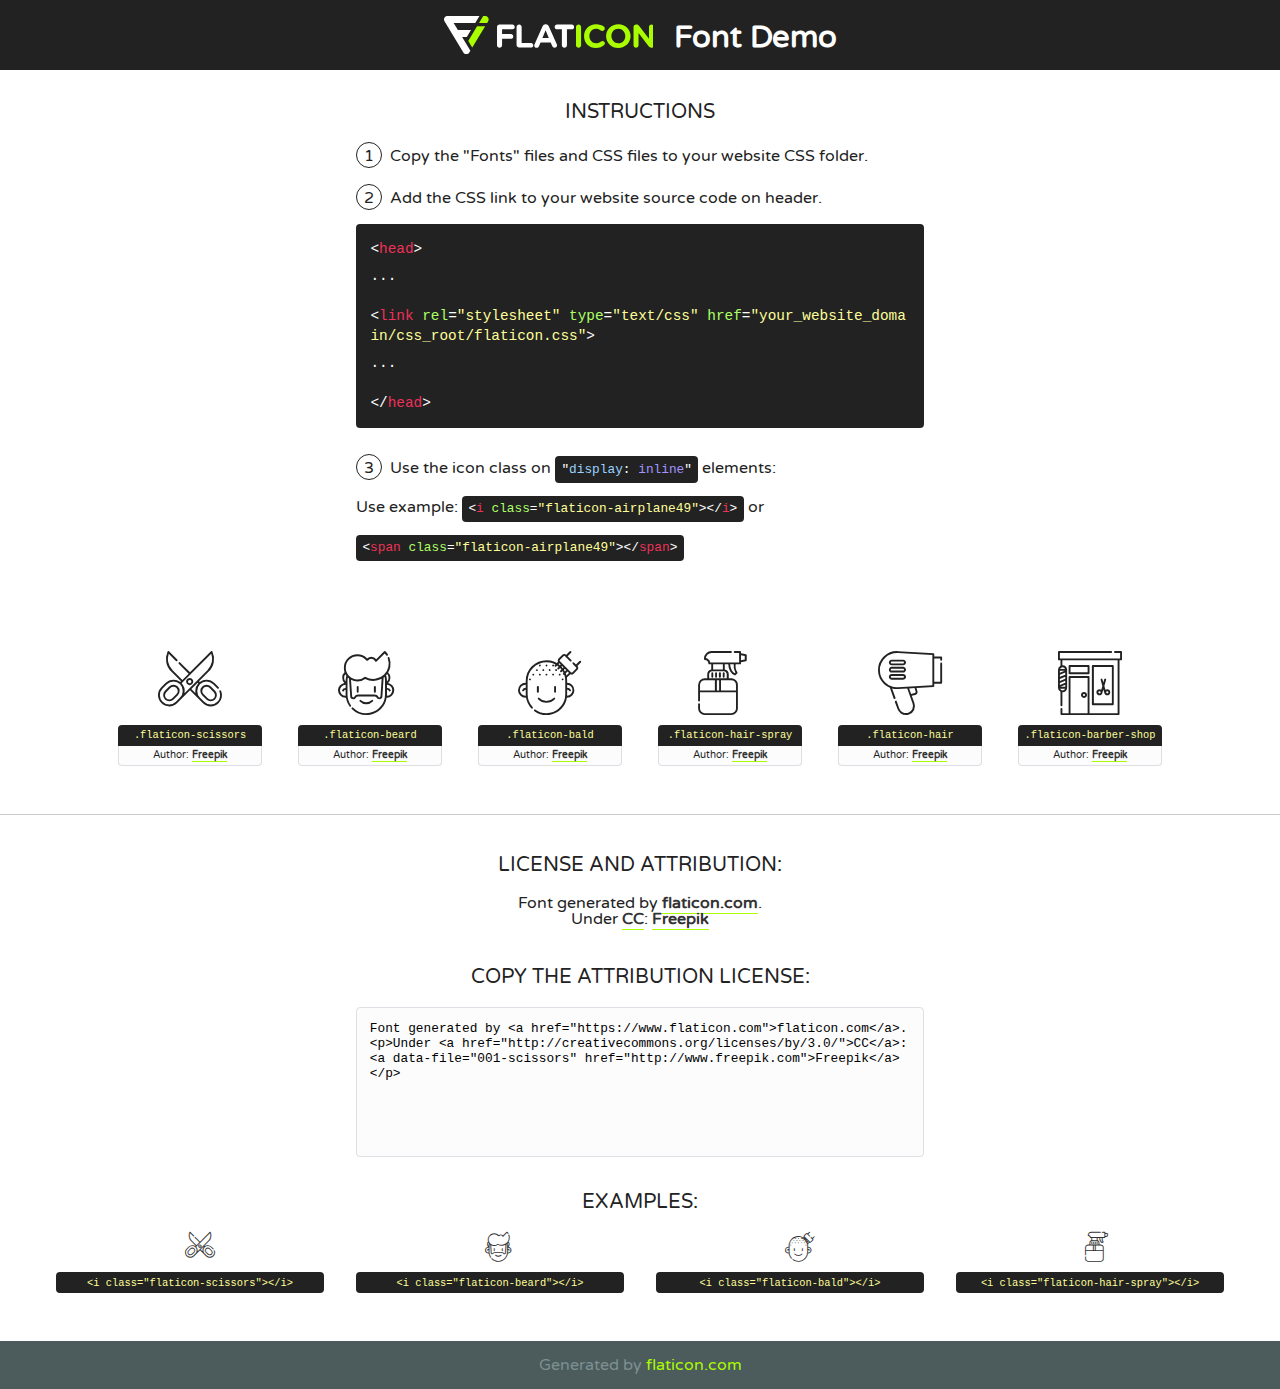
<file: fonts/flaticon/font/flaticon.html>
<!DOCTYPE html>
<!--
  Flaticon icon font: Flaticon
  Creation date: 23/07/2019 22:03
-->
<html>
<!DOCTYPE html>
<html>

<head>
    <title>Flaticon WebFont</title>
    <link href="http://fonts.googleapis.com/css?family=Varela+Round" rel="stylesheet" type="text/css" />
    <link rel="stylesheet" type="text/css" href="flaticon.css">
    <meta charset="UTF-8">
    <style>
    html, body, div, span, applet, object, iframe,
    h1, h2, h3, h4, h5, h6, p, blockquote, pre,
    a, abbr, acronym, address, big, cite, code,
    del, dfn, em, img, ins, kbd, q, s, samp,
    small, strike, strong, sub, sup, tt, var,
    b, u, i, center,
    dl, dt, dd, ol, ul, li,
    fieldset, form, label, legend,
    table, caption, tbody, tfoot, thead, tr, th, td,
    article, aside, canvas, details, embed, 
    figure, figcaption, footer, header, hgroup, 
    menu, nav, output, ruby, section, summary,
    time, mark, audio, video {
        margin: 0;
        padding: 0;
        border: 0;
        font-size: 100%;
        font: inherit;
        vertical-align: baseline;
    }
    /* HTML5 display-role reset for older browsers */
    article, aside, details, figcaption, figure, 
    footer, header, hgroup, menu, nav, section {
        display: block;
    }
    body {
        line-height: 1;
    }
    ol, ul {
        list-style: none;
    }
    blockquote, q {
        quotes: none;
    }
    blockquote:before, blockquote:after,
    q:before, q:after {
        content: '';
        content: none;
    }
    table {
        border-collapse: collapse;
        border-spacing: 0;
    }
    body {
        font-family: 'Varela Round', Helvetica, Arial, sans-serif;
        font-size: 16px;
        color: #222;
    }
    a {
        color: #333;
        border-bottom: 1px solid #a9fd00;
        font-weight: bold;
        text-decoration: none;
    }
    * {
        -moz-box-sizing: border-box;
        -webkit-box-sizing: border-box;
        box-sizing: border-box;
        margin: 0;
        padding: 0;
    }
    [class^="flaticon-"]:before, [class*=" flaticon-"]:before, [class^="flaticon-"]:after, [class*=" flaticon-"]:after {
        font-family: Flaticon;
        font-size: 30px;
        font-style: normal;
        margin-left: 20px;
        color: #333;
    }
    .wrapper {
        max-width: 600px;
        margin: auto;
        padding: 0 1em;
    }
    .title {
        font-size: 1.25em;
        text-align: center;
        margin-bottom: 1em;
        text-transform: uppercase;
    }
    header {
        text-align: center;
        background-color: #222;
        color: #fff;
        padding: 1em;
    }
    header .logo {
        width: 210px;
        height: 38px;
        display: inline-block;
        vertical-align: middle;
        margin-right: 1em;
        border: none;
    }
    header strong {
        font-size: 1.95em;
        font-weight: bold;
        vertical-align: middle;
        margin-top: 5px;
        display: inline-block;
    }
    .demo {
        margin: 2em auto;
        line-height: 1.25em;
    }
    .demo ul li {
        margin-bottom: 1em;
    }
    .demo ul li .num {
        color: #222;
        border-radius: 20px;
        display: inline-block;
        width: 26px;
        padding: 3px;
        height: 26px;
        text-align: center;
        margin-right: 0.5em;
        border: 1px solid #222;
    }
    .demo ul li code {
        background-color: #222;
        border-radius: 4px;
        padding: 0.25em 0.5em;
        display: inline-block;
        color: #fff;
        font-family: Consolas,Monaco,Lucida Console,Liberation Mono,DejaVu Sans Mono,Bitstream Vera Sans Mono,Courier New, monospace;
        font-weight: lighter;
        margin-top: 1em;
        font-size: 0.8em;
        word-break: break-all;
    }
    .demo ul li code.big {
        padding: 1em;
        font-size: 0.9em;
    }
    .demo ul li code .red {
        color: #EF3159;
    }
    .demo ul li code .green {
        color: #ACFF65;
    }
    .demo ul li code .yellow {
        color: #FFFF99;
    }
    .demo ul li code .blue {
        color: #99D3FF;
    }
    .demo ul li code .purple {
        color: #A295FF;
    }
    .demo ul li code .dots {
        margin-top: 0.5em;
        display: block;
    }
    #glyphs {
        border-bottom: 1px solid #ccc;
        padding: 2em 0;
        text-align: center;
    }
    .glyph {
        display: inline-block;
        width: 9em;
        margin: 1em;
        text-align: center;
        vertical-align: top;
        background: #FFF;
    }
    .glyph .glyph-icon {
        padding: 10px;
        display: block;
        font-family:"Flaticon";
        font-size: 64px;
        line-height: 1;
    }
    .glyph .glyph-icon:before {
        font-size: 64px;
        color: #222;
        margin-left: 0;
    }
    .class-name {
        font-size: 0.65em;
        background-color: #222;
        color: #fff;
        border-radius: 4px 4px 0 0;
        padding: 0.5em;
        color: #FFFF99;
        font-family: Consolas,Monaco,Lucida Console,Liberation Mono,DejaVu Sans Mono,Bitstream Vera Sans Mono,Courier New, monospace;
    }
    .author-name {
        font-size: 0.6em;
        background-color: #fcfcfd;
        border: 1px solid #DEDEE4;
        border-top: 0;
        border-radius: 0 0 4px 4px;
        padding: 0.5em;
    }
    .class-name:last-child {
        font-size: 10px;
        color:#888;
    }
    .class-name:last-child a {
        font-size: 10px;
        color:#555;
    }
    .class-name:last-child a:hover {
        color:#a9fd00;
    }
    .glyph > input {
        display: block;
        width: 100px;
        margin: 5px auto;
        text-align: center;
        font-size: 12px;
        cursor: text;
    }
    .glyph > input.icon-input {
        font-family:"Flaticon";
        font-size: 16px;
        margin-bottom: 10px;
    }
    .attribution .title {
        margin-top: 2em;
    }
    .attribution textarea {
        background-color: #fcfcfd;
        padding: 1em;
        border: none;
        box-shadow: none;
        border: 1px solid #DEDEE4;
        border-radius: 4px;
        resize: none;
        width: 100%;
        height: 150px;
        font-size: 0.8em;
        font-family: Consolas,Monaco,Lucida Console,Liberation Mono,DejaVu Sans Mono,Bitstream Vera Sans Mono,Courier New, monospace;
        -webkit-appearance: none;
    }
    .iconsuse {
        margin: 2em auto;
        text-align: center;
        max-width: 1200px;
    }
    .iconsuse:after {
        content: '';
        display: table;
        clear: both;
    }
    .iconsuse .image {
        float: left;
        width: 25%;
        padding: 0 1em;
    }
    .iconsuse .image p {
        margin-bottom: 1em;
    }
    .iconsuse .image span {
        display: block;
        font-size: 0.65em;
        background-color: #222;
        color: #fff;
        border-radius: 4px;
        padding: 0.5em;
        color: #FFFF99;
        margin-top: 1em;
        font-family: Consolas,Monaco,Lucida Console,Liberation Mono,DejaVu Sans Mono,Bitstream Vera Sans Mono,Courier New, monospace;
    }
    #footer {
        text-align: center;
        background-color: #4C5B5C;
        color: #7c9192;
        padding: 1em;
    }
    #footer a {
        border: none;
        color: #a9fd00;
        font-weight: normal;
    }
    @media (max-width: 960px) {
        .iconsuse .image {
            width: 50%;
        }
    }
    @media (max-width: 560px) {
        .iconsuse .image {
            width: 100%;
        }
    }
    </style>
</head>

<body class="characters-off">

    <header>
        <a href="https://www.flaticon.com" target="_blank" class="logo">
            <svg version="1.1" xmlns="http://www.w3.org/2000/svg" xmlns:xlink="http://www.w3.org/1999/xlink" xmlns:a="http://ns.adobe.com/AdobeSVGViewerExtensions/3.0/" viewBox="0 0 560.875 102.036" enable-background="new 0 0 560.875 102.036" xml:space="preserve">
                <defs>
                </defs>
                <g>
                    <g class="letters">
                        <path fill="#ffffff" d="M141.596,29.675c0-3.777,2.985-6.767,6.764-6.767h34.438c3.426,0,6.15,2.728,6.15,6.15
                        c0,3.43-2.724,6.149-6.15,6.149h-27.674v13.091h23.719c3.429,0,6.151,2.724,6.151,6.15c0,3.43-2.723,6.149-6.151,6.149h-23.719
                        v17.574c0,3.773-2.986,6.761-6.764,6.761c-3.779,0-6.764-2.989-6.764-6.761V29.675z"></path>
                        <path fill="#ffffff" d="M193.844,29.149c0-3.781,2.985-6.767,6.764-6.767c3.776,0,6.763,2.985,6.763,6.767v42.957h25.039
                        c3.426,0,6.149,2.726,6.149,6.153c0,3.425-2.723,6.15-6.149,6.15h-31.802c-3.779,0-6.764-2.986-6.764-6.768V29.149z"></path>
                        <path fill="#ffffff" d="M241.891,75.71l21.438-48.407c1.492-3.341,4.215-5.357,7.906-5.357h0.792
                        c3.686,0,6.323,2.017,7.815,5.357l21.439,48.407c0.436,0.967,0.701,1.845,0.701,2.723c0,3.602-2.809,6.501-6.414,6.501
                        c-3.161,0-5.269-1.845-6.499-4.655l-4.132-9.661h-27.059l-4.301,10.102c-1.144,2.631-3.426,4.214-6.237,4.214
                        c-3.517,0-6.24-2.81-6.24-6.325C241.1,77.64,241.451,76.677,241.891,75.71z M279.932,58.666l-8.521-20.297l-8.526,20.297H279.932
                        z"></path>
                        <path fill="#ffffff" d="M314.864,35.387H301.86c-3.429,0-6.239-2.813-6.239-6.238c0-3.429,2.811-6.24,6.239-6.24h39.533
                        c3.426,0,6.237,2.811,6.237,6.24c0,3.425-2.811,6.238-6.237,6.238h-13.001v42.785c0,3.773-2.99,6.761-6.764,6.761
                        c-3.779,0-6.764-2.989-6.764-6.761V35.387z"></path>
                        <path fill="#A9FD00" d="M352.615,29.149c0-3.781,2.985-6.767,6.767-6.767c3.774,0,6.761,2.985,6.761,6.767v49.024
                        c0,3.773-2.987,6.761-6.761,6.761c-3.781,0-6.767-2.989-6.767-6.761V29.149z"></path>
                        <path fill="#A9FD00" d="M374.132,53.836v-0.179c0-17.481,13.178-31.801,32.065-31.801c9.22,0,15.459,2.458,20.557,6.238
                        c1.402,1.054,2.637,2.985,2.637,5.357c0,3.692-2.985,6.59-6.681,6.59c-1.845,0-3.071-0.702-4.044-1.319
                        c-3.776-2.813-7.729-4.393-12.562-4.393c-10.364,0-17.831,8.611-17.831,19.154v0.173c0,10.542,7.291,19.329,17.831,19.329
                        c5.715,0,9.492-1.756,13.359-4.834c1.049-0.874,2.458-1.491,4.039-1.491c3.429,0,6.325,2.813,6.325,6.236
                        c0,2.106-1.056,3.78-2.282,4.834c-5.539,4.834-12.036,7.733-21.878,7.733C387.572,85.464,374.132,71.493,374.132,53.836z"></path>
                        <path fill="#A9FD00" d="M433.009,53.836v-0.179c0-17.481,13.79-31.801,32.766-31.801c18.981,0,32.592,14.143,32.592,31.628v0.173
                        c0,17.483-13.785,31.807-32.769,31.807C446.625,85.464,433.009,71.32,433.009,53.836z M484.224,53.836v-0.179
                        c0-10.539-7.725-19.326-18.626-19.326c-10.893,0-18.449,8.611-18.449,19.154v0.173c0,10.542,7.73,19.329,18.626,19.329
                        C476.676,72.986,484.224,64.378,484.224,53.836z"></path>
                        <path fill="#A9FD00" d="M506.233,29.321c0-3.774,2.99-6.763,6.767-6.763h1.401c3.252,0,5.183,1.583,7.029,3.953l26.093,34.265
                        V29.059c0-3.692,2.99-6.677,6.681-6.677c3.683,0,6.671,2.985,6.671,6.677v48.934c0,3.78-2.987,6.765-6.764,6.765h-0.436
                        c-3.257,0-5.188-1.581-7.034-3.953l-27.056-35.492v32.944c0,3.687-2.985,6.676-6.678,6.676c-3.683,0-6.673-2.989-6.673-6.676
                        V29.321z"></path>
                    </g>
                    <g class="insignia">
                        <path fill="#ffffff" d="M48.372,56.137h12.517l11.156-18.537H37.186L25.688,18.539h57.825L94.668,0H9.271
                        C5.925,0,2.842,1.801,1.198,4.716c-1.644,2.907-1.593,6.482,0.134,9.343l50.38,83.501c1.678,2.781,4.689,4.476,7.938,4.476
                        c3.246,0,6.257-1.695,7.935-4.476l2.898-4.804L48.372,56.137z"></path>
                        <g class="i">
                            <path fill="#A9FD00" d="M93.575,18.539h0.031v0.004l21.652,0.004l2.705-4.488c1.727-2.861,1.778-6.436,0.133-9.343
                            C116.454,1.801,113.371,0,110.026,0h-5.294L93.575,18.539z"></path>
                            <polygon fill="#A9FD00" points="88.291,27.356 64.725,66.486 75.519,84.404 109.942,27.356"></polygon>
                        </g>
                    </g>
                </g>
            </svg>
        </a>
        <strong>Font Demo</strong>
    </header>


    <section class="demo wrapper">

        <p class="title">Instructions</p>

        <ul>
            <li>
                <span class="num">1</span>Copy the "Fonts" files and CSS files to your website CSS folder.
            </li>
            <li>
                <span class="num">2</span>Add the CSS link to your website source code on header.
                <code class="big">
                    &lt;<span class="red">head</span>&gt;
                    <br/><span class="dots">...</span>
                    <br/>&lt;<span class="red">link</span> <span class="green">rel</span>=<span class="yellow">"stylesheet"</span> <span class="green">type</span>=<span class="yellow">"text/css"</span> <span class="green">href</span>=<span class="yellow">"your_website_domain/css_root/flaticon.css"</span>&gt;
                    <br/><span class="dots">...</span>
                    <br/>&lt;/<span class="red">head</span>&gt;
                </code>
            </li>

            <li>
                <p>
                    <span class="num">3</span>Use the icon class on <code>"<span class="blue">display</span>:<span class="purple"> inline</span>"</code> elements:
                    <br />
                    Use example: <code>&lt;<span class="red">i</span> <span class="green">class</span>=<span class="yellow">&quot;flaticon-airplane49&quot;</span>&gt;&lt;/<span class="red">i</span>&gt;</code> or <code>&lt;<span class="red">span</span> <span class="green">class</span>=<span class="yellow">&quot;flaticon-airplane49&quot;</span>&gt;&lt;/<span class="red">span</span>&gt;</code>
            </li>
        </ul>

    </section>




   <section id="glyphs">          
    
      
        <div class="glyph"><div class="glyph-icon flaticon-scissors"></div>
            <div class="class-name">.flaticon-scissors</div>
            <div class="author-name">Author: <a data-file="001-scissors" href="http://www.freepik.com">Freepik</a> </div> 
        </div>        
        
        <div class="glyph"><div class="glyph-icon flaticon-beard"></div>
            <div class="class-name">.flaticon-beard</div>
            <div class="author-name">Author: <a data-file="002-beard" href="http://www.freepik.com">Freepik</a> </div> 
        </div>        
        
        <div class="glyph"><div class="glyph-icon flaticon-bald"></div>
            <div class="class-name">.flaticon-bald</div>
            <div class="author-name">Author: <a data-file="003-bald" href="http://www.freepik.com">Freepik</a> </div> 
        </div>        
        
        <div class="glyph"><div class="glyph-icon flaticon-hair-spray"></div>
            <div class="class-name">.flaticon-hair-spray</div>
            <div class="author-name">Author: <a data-file="004-hair-spray" href="http://www.freepik.com">Freepik</a> </div> 
        </div>        
        
        <div class="glyph"><div class="glyph-icon flaticon-hair"></div>
            <div class="class-name">.flaticon-hair</div>
            <div class="author-name">Author: <a data-file="005-hair" href="http://www.freepik.com">Freepik</a> </div> 
        </div>        
        
        <div class="glyph"><div class="glyph-icon flaticon-barber-shop"></div>
            <div class="class-name">.flaticon-barber-shop</div>
            <div class="author-name">Author: <a data-file="006-barber-shop" href="http://www.freepik.com">Freepik</a> </div> 
        </div>        
        

    </section>



    <section class="attribution wrapper"   style="text-align:center;">

      <div class="title">License and attribution:</div><div class="attrDiv">Font generated by <a href="https://www.flaticon.com">flaticon.com</a>. <div><p>Under <a href="http://creativecommons.org/licenses/by/3.0/">CC</a>: <a data-file="001-scissors" href="http://www.freepik.com">Freepik</a></p>  </div>
      </div>
      <div class="title">Copy the Attribution License:</div>

    <textarea onclick="this.focus();this.select();">Font generated by &lt;a href=&quot;https://www.flaticon.com&quot;&gt;flaticon.com&lt;/a&gt;. <p>Under <a href="http://creativecommons.org/licenses/by/3.0/">CC</a>: <a data-file="001-scissors" href="http://www.freepik.com">Freepik</a></p>  
     </textarea>

    </section>

    <section class="iconsuse">

          <div class="title">Examples:</div>            
             
            <div class="image">
                <p>
                    <i class="glyph-icon flaticon-scissors"></i> 
                    <span>&lt;i class=&quot;flaticon-scissors&quot;&gt;&lt;/i&gt;</span>
                </p>
            </div>
            
            <div class="image">
                <p>
                    <i class="glyph-icon flaticon-beard"></i> 
                    <span>&lt;i class=&quot;flaticon-beard&quot;&gt;&lt;/i&gt;</span>
                </p>
            </div>
            
            <div class="image">
                <p>
                    <i class="glyph-icon flaticon-bald"></i> 
                    <span>&lt;i class=&quot;flaticon-bald&quot;&gt;&lt;/i&gt;</span>
                </p>
            </div>
            
            <div class="image">
                <p>
                    <i class="glyph-icon flaticon-hair-spray"></i> 
                    <span>&lt;i class=&quot;flaticon-hair-spray&quot;&gt;&lt;/i&gt;</span>
                </p>
            </div>
                       
        </div>
                            
    </section>

<div id="footer">
    <div>Generated by <a href="https://www.flaticon.com">flaticon.com</a>
    </div>
</div>



</body>
</html>
</file>
<file: fonts/icomoon/style.css>
@font-face {
  font-family: 'icomoon';
  src:  url('fonts/icomoon.eot?10si43');
  src:  url('fonts/icomoon.eot?10si43#iefix') format('embedded-opentype'),
    url('fonts/icomoon.ttf?10si43') format('truetype'),
    url('fonts/icomoon.woff?10si43') format('woff'),
    url('fonts/icomoon.svg?10si43#icomoon') format('svg');
  font-weight: normal;
  font-style: normal;
}

[class^="icon-"], [class*=" icon-"] {
  /* use !important to prevent issues with browser extensions that change fonts */
  font-family: 'icomoon' !important;
  speak: none;
  font-style: normal;
  font-weight: normal;
  font-variant: normal;
  text-transform: none;
  line-height: 1;

  /* Better Font Rendering =========== */
  -webkit-font-smoothing: antialiased;
  -moz-osx-font-smoothing: grayscale;
}

.icon-asterisk:before {
  content: "\f069";
}
.icon-plus:before {
  content: "\f067";
}
.icon-question:before {
  content: "\f128";
}
.icon-minus:before {
  content: "\f068";
}
.icon-glass:before {
  content: "\f000";
}
.icon-music:before {
  content: "\f001";
}
.icon-search:before {
  content: "\f002";
}
.icon-envelope-o:before {
  content: "\f003";
}
.icon-heart:before {
  content: "\f004";
}
.icon-star:before {
  content: "\f005";
}
.icon-star-o:before {
  content: "\f006";
}
.icon-user:before {
  content: "\f007";
}
.icon-film:before {
  content: "\f008";
}
.icon-th-large:before {
  content: "\f009";
}
.icon-th:before {
  content: "\f00a";
}
.icon-th-list:before {
  content: "\f00b";
}
.icon-check:before {
  content: "\f00c";
}
.icon-close:before {
  content: "\f00d";
}
.icon-remove:before {
  content: "\f00d";
}
.icon-times:before {
  content: "\f00d";
}
.icon-search-plus:before {
  content: "\f00e";
}
.icon-search-minus:before {
  content: "\f010";
}
.icon-power-off:before {
  content: "\f011";
}
.icon-signal:before {
  content: "\f012";
}
.icon-cog:before {
  content: "\f013";
}
.icon-gear:before {
  content: "\f013";
}
.icon-trash-o:before {
  content: "\f014";
}
.icon-home:before {
  content: "\f015";
}
.icon-file-o:before {
  content: "\f016";
}
.icon-clock-o:before {
  content: "\f017";
}
.icon-road:before {
  content: "\f018";
}
.icon-download:before {
  content: "\f019";
}
.icon-arrow-circle-o-down:before {
  content: "\f01a";
}
.icon-arrow-circle-o-up:before {
  content: "\f01b";
}
.icon-inbox:before {
  content: "\f01c";
}
.icon-play-circle-o:before {
  content: "\f01d";
}
.icon-repeat:before {
  content: "\f01e";
}
.icon-rotate-right:before {
  content: "\f01e";
}
.icon-refresh:before {
  content: "\f021";
}
.icon-list-alt:before {
  content: "\f022";
}
.icon-lock:before {
  content: "\f023";
}
.icon-flag:before {
  content: "\f024";
}
.icon-headphones:before {
  content: "\f025";
}
.icon-volume-off:before {
  content: "\f026";
}
.icon-volume-down:before {
  content: "\f027";
}
.icon-volume-up:before {
  content: "\f028";
}
.icon-qrcode:before {
  content: "\f029";
}
.icon-barcode:before {
  content: "\f02a";
}
.icon-tag:before {
  content: "\f02b";
}
.icon-tags:before {
  content: "\f02c";
}
.icon-book:before {
  content: "\f02d";
}
.icon-bookmark:before {
  content: "\f02e";
}
.icon-print:before {
  content: "\f02f";
}
.icon-camera:before {
  content: "\f030";
}
.icon-font:before {
  content: "\f031";
}
.icon-bold:before {
  content: "\f032";
}
.icon-italic:before {
  content: "\f033";
}
.icon-text-height:before {
  content: "\f034";
}
.icon-text-width:before {
  content: "\f035";
}
.icon-align-left:before {
  content: "\f036";
}
.icon-align-center:before {
  content: "\f037";
}
.icon-align-right:before {
  content: "\f038";
}
.icon-align-justify:before {
  content: "\f039";
}
.icon-list:before {
  content: "\f03a";
}
.icon-dedent:before {
  content: "\f03b";
}
.icon-outdent:before {
  content: "\f03b";
}
.icon-indent:before {
  content: "\f03c";
}
.icon-video-camera:before {
  content: "\f03d";
}
.icon-image:before {
  content: "\f03e";
}
.icon-photo:before {
  content: "\f03e";
}
.icon-picture-o:before {
  content: "\f03e";
}
.icon-pencil:before {
  content: "\f040";
}
.icon-map-marker:before {
  content: "\f041";
}
.icon-adjust:before {
  content: "\f042";
}
.icon-tint:before {
  content: "\f043";
}
.icon-edit:before {
  content: "\f044";
}
.icon-pencil-square-o:before {
  content: "\f044";
}
.icon-share-square-o:before {
  content: "\f045";
}
.icon-check-square-o:before {
  content: "\f046";
}
.icon-arrows:before {
  content: "\f047";
}
.icon-step-backward:before {
  content: "\f048";
}
.icon-fast-backward:before {
  content: "\f049";
}
.icon-backward:before {
  content: "\f04a";
}
.icon-play:before {
  content: "\f04b";
}
.icon-pause:before {
  content: "\f04c";
}
.icon-stop:before {
  content: "\f04d";
}
.icon-forward:before {
  content: "\f04e";
}
.icon-fast-forward:before {
  content: "\f050";
}
.icon-step-forward:before {
  content: "\f051";
}
.icon-eject:before {
  content: "\f052";
}
.icon-chevron-left:before {
  content: "\f053";
}
.icon-chevron-right:before {
  content: "\f054";
}
.icon-plus-circle:before {
  content: "\f055";
}
.icon-minus-circle:before {
  content: "\f056";
}
.icon-times-circle:before {
  content: "\f057";
}
.icon-check-circle:before {
  content: "\f058";
}
.icon-question-circle:before {
  content: "\f059";
}
.icon-info-circle:before {
  content: "\f05a";
}
.icon-crosshairs:before {
  content: "\f05b";
}
.icon-times-circle-o:before {
  content: "\f05c";
}
.icon-check-circle-o:before {
  content: "\f05d";
}
.icon-ban:before {
  content: "\f05e";
}
.icon-arrow-left:before {
  content: "\f060";
}
.icon-arrow-right:before {
  content: "\f061";
}
.icon-arrow-up:before {
  content: "\f062";
}
.icon-arrow-down:before {
  content: "\f063";
}
.icon-mail-forward:before {
  content: "\f064";
}
.icon-share:before {
  content: "\f064";
}
.icon-expand:before {
  content: "\f065";
}
.icon-compress:before {
  content: "\f066";
}
.icon-exclamation-circle:before {
  content: "\f06a";
}
.icon-gift:before {
  content: "\f06b";
}
.icon-leaf:before {
  content: "\f06c";
}
.icon-fire:before {
  content: "\f06d";
}
.icon-eye:before {
  content: "\f06e";
}
.icon-eye-slash:before {
  content: "\f070";
}
.icon-exclamation-triangle:before {
  content: "\f071";
}
.icon-warning:before {
  content: "\f071";
}
.icon-plane:before {
  content: "\f072";
}
.icon-calendar:before {
  content: "\f073";
}
.icon-random:before {
  content: "\f074";
}
.icon-comment:before {
  content: "\f075";
}
.icon-magnet:before {
  content: "\f076";
}
.icon-chevron-up:before {
  content: "\f077";
}
.icon-chevron-down:before {
  content: "\f078";
}
.icon-retweet:before {
  content: "\f079";
}
.icon-shopping-cart:before {
  content: "\f07a";
}
.icon-folder:before {
  content: "\f07b";
}
.icon-folder-open:before {
  content: "\f07c";
}
.icon-arrows-v:before {
  content: "\f07d";
}
.icon-arrows-h:before {
  content: "\f07e";
}
.icon-bar-chart:before {
  content: "\f080";
}
.icon-bar-chart-o:before {
  content: "\f080";
}
.icon-twitter-square:before {
  content: "\f081";
}
.icon-facebook-square:before {
  content: "\f082";
}
.icon-camera-retro:before {
  content: "\f083";
}
.icon-key:before {
  content: "\f084";
}
.icon-cogs:before {
  content: "\f085";
}
.icon-gears:before {
  content: "\f085";
}
.icon-comments:before {
  content: "\f086";
}
.icon-thumbs-o-up:before {
  content: "\f087";
}
.icon-thumbs-o-down:before {
  content: "\f088";
}
.icon-star-half:before {
  content: "\f089";
}
.icon-heart-o:before {
  content: "\f08a";
}
.icon-sign-out:before {
  content: "\f08b";
}
.icon-linkedin-square:before {
  content: "\f08c";
}
.icon-thumb-tack:before {
  content: "\f08d";
}
.icon-external-link:before {
  content: "\f08e";
}
.icon-sign-in:before {
  content: "\f090";
}
.icon-trophy:before {
  content: "\f091";
}
.icon-github-square:before {
  content: "\f092";
}
.icon-upload:before {
  content: "\f093";
}
.icon-lemon-o:before {
  content: "\f094";
}
.icon-phone:before {
  content: "\f095";
}
.icon-square-o:before {
  content: "\f096";
}
.icon-bookmark-o:before {
  content: "\f097";
}
.icon-phone-square:before {
  content: "\f098";
}
.icon-twitter:before {
  content: "\f099";
}
.icon-facebook:before {
  content: "\f09a";
}
.icon-facebook-f:before {
  content: "\f09a";
}
.icon-github:before {
  content: "\f09b";
}
.icon-unlock:before {
  content: "\f09c";
}
.icon-credit-card:before {
  content: "\f09d";
}
.icon-feed:before {
  content: "\f09e";
}
.icon-rss:before {
  content: "\f09e";
}
.icon-hdd-o:before {
  content: "\f0a0";
}
.icon-bullhorn:before {
  content: "\f0a1";
}
.icon-bell-o:before {
  content: "\f0a2";
}
.icon-certificate:before {
  content: "\f0a3";
}
.icon-hand-o-right:before {
  content: "\f0a4";
}
.icon-hand-o-left:before {
  content: "\f0a5";
}
.icon-hand-o-up:before {
  content: "\f0a6";
}
.icon-hand-o-down:before {
  content: "\f0a7";
}
.icon-arrow-circle-left:before {
  content: "\f0a8";
}
.icon-arrow-circle-right:before {
  content: "\f0a9";
}
.icon-arrow-circle-up:before {
  content: "\f0aa";
}
.icon-arrow-circle-down:before {
  content: "\f0ab";
}
.icon-globe:before {
  content: "\f0ac";
}
.icon-wrench:before {
  content: "\f0ad";
}
.icon-tasks:before {
  content: "\f0ae";
}
.icon-filter:before {
  content: "\f0b0";
}
.icon-briefcase:before {
  content: "\f0b1";
}
.icon-arrows-alt:before {
  content: "\f0b2";
}
.icon-group:before {
  content: "\f0c0";
}
.icon-users:before {
  content: "\f0c0";
}
.icon-chain:before {
  content: "\f0c1";
}
.icon-link:before {
  content: "\f0c1";
}
.icon-cloud:before {
  content: "\f0c2";
}
.icon-flask:before {
  content: "\f0c3";
}
.icon-cut:before {
  content: "\f0c4";
}
.icon-scissors:before {
  content: "\f0c4";
}
.icon-copy:before {
  content: "\f0c5";
}
.icon-files-o:before {
  content: "\f0c5";
}
.icon-paperclip:before {
  content: "\f0c6";
}
.icon-floppy-o:before {
  content: "\f0c7";
}
.icon-save:before {
  content: "\f0c7";
}
.icon-square:before {
  content: "\f0c8";
}
.icon-bars:before {
  content: "\f0c9";
}
.icon-navicon:before {
  content: "\f0c9";
}
.icon-reorder:before {
  content: "\f0c9";
}
.icon-list-ul:before {
  content: "\f0ca";
}
.icon-list-ol:before {
  content: "\f0cb";
}
.icon-strikethrough:before {
  content: "\f0cc";
}
.icon-underline:before {
  content: "\f0cd";
}
.icon-table:before {
  content: "\f0ce";
}
.icon-magic:before {
  content: "\f0d0";
}
.icon-truck:before {
  content: "\f0d1";
}
.icon-pinterest:before {
  content: "\f0d2";
}
.icon-pinterest-square:before {
  content: "\f0d3";
}
.icon-google-plus-square:before {
  content: "\f0d4";
}
.icon-google-plus:before {
  content: "\f0d5";
}
.icon-money:before {
  content: "\f0d6";
}
.icon-caret-down:before {
  content: "\f0d7";
}
.icon-caret-up:before {
  content: "\f0d8";
}
.icon-caret-left:before {
  content: "\f0d9";
}
.icon-caret-right:before {
  content: "\f0da";
}
.icon-columns:before {
  content: "\f0db";
}
.icon-sort:before {
  content: "\f0dc";
}
.icon-unsorted:before {
  content: "\f0dc";
}
.icon-sort-desc:before {
  content: "\f0dd";
}
.icon-sort-down:before {
  content: "\f0dd";
}
.icon-sort-asc:before {
  content: "\f0de";
}
.icon-sort-up:before {
  content: "\f0de";
}
.icon-envelope:before {
  content: "\f0e0";
}
.icon-linkedin:before {
  content: "\f0e1";
}
.icon-rotate-left:before {
  content: "\f0e2";
}
.icon-undo:before {
  content: "\f0e2";
}
.icon-gavel:before {
  content: "\f0e3";
}
.icon-legal:before {
  content: "\f0e3";
}
.icon-dashboard:before {
  content: "\f0e4";
}
.icon-tachometer:before {
  content: "\f0e4";
}
.icon-comment-o:before {
  content: "\f0e5";
}
.icon-comments-o:before {
  content: "\f0e6";
}
.icon-bolt:before {
  content: "\f0e7";
}
.icon-flash:before {
  content: "\f0e7";
}
.icon-sitemap:before {
  content: "\f0e8";
}
.icon-umbrella:before {
  content: "\f0e9";
}
.icon-clipboard:before {
  content: "\f0ea";
}
.icon-paste:before {
  content: "\f0ea";
}
.icon-lightbulb-o:before {
  content: "\f0eb";
}
.icon-exchange:before {
  content: "\f0ec";
}
.icon-cloud-download:before {
  content: "\f0ed";
}
.icon-cloud-upload:before {
  content: "\f0ee";
}
.icon-user-md:before {
  content: "\f0f0";
}
.icon-stethoscope:before {
  content: "\f0f1";
}
.icon-suitcase:before {
  content: "\f0f2";
}
.icon-bell:before {
  content: "\f0f3";
}
.icon-coffee:before {
  content: "\f0f4";
}
.icon-cutlery:before {
  content: "\f0f5";
}
.icon-file-text-o:before {
  content: "\f0f6";
}
.icon-building-o:before {
  content: "\f0f7";
}
.icon-hospital-o:before {
  content: "\f0f8";
}
.icon-ambulance:before {
  content: "\f0f9";
}
.icon-medkit:before {
  content: "\f0fa";
}
.icon-fighter-jet:before {
  content: "\f0fb";
}
.icon-beer:before {
  content: "\f0fc";
}
.icon-h-square:before {
  content: "\f0fd";
}
.icon-plus-square:before {
  content: "\f0fe";
}
.icon-angle-double-left:before {
  content: "\f100";
}
.icon-angle-double-right:before {
  content: "\f101";
}
.icon-angle-double-up:before {
  content: "\f102";
}
.icon-angle-double-down:before {
  content: "\f103";
}
.icon-angle-left:before {
  content: "\f104";
}
.icon-angle-right:before {
  content: "\f105";
}
.icon-angle-up:before {
  content: "\f106";
}
.icon-angle-down:before {
  content: "\f107";
}
.icon-desktop:before {
  content: "\f108";
}
.icon-laptop:before {
  content: "\f109";
}
.icon-tablet:before {
  content: "\f10a";
}
.icon-mobile:before {
  content: "\f10b";
}
.icon-mobile-phone:before {
  content: "\f10b";
}
.icon-circle-o:before {
  content: "\f10c";
}
.icon-quote-left:before {
  content: "\f10d";
}
.icon-quote-right:before {
  content: "\f10e";
}
.icon-spinner:before {
  content: "\f110";
}
.icon-circle:before {
  content: "\f111";
}
.icon-mail-reply:before {
  content: "\f112";
}
.icon-reply:before {
  content: "\f112";
}
.icon-github-alt:before {
  content: "\f113";
}
.icon-folder-o:before {
  content: "\f114";
}
.icon-folder-open-o:before {
  content: "\f115";
}
.icon-smile-o:before {
  content: "\f118";
}
.icon-frown-o:before {
  content: "\f119";
}
.icon-meh-o:before {
  content: "\f11a";
}
.icon-gamepad:before {
  content: "\f11b";
}
.icon-keyboard-o:before {
  content: "\f11c";
}
.icon-flag-o:before {
  content: "\f11d";
}
.icon-flag-checkered:before {
  content: "\f11e";
}
.icon-terminal:before {
  content: "\f120";
}
.icon-code:before {
  content: "\f121";
}
.icon-mail-reply-all:before {
  content: "\f122";
}
.icon-reply-all:before {
  content: "\f122";
}
.icon-star-half-empty:before {
  content: "\f123";
}
.icon-star-half-full:before {
  content: "\f123";
}
.icon-star-half-o:before {
  content: "\f123";
}
.icon-location-arrow:before {
  content: "\f124";
}
.icon-crop:before {
  content: "\f125";
}
.icon-code-fork:before {
  content: "\f126";
}
.icon-chain-broken:before {
  content: "\f127";
}
.icon-unlink:before {
  content: "\f127";
}
.icon-info:before {
  content: "\f129";
}
.icon-exclamation:before {
  content: "\f12a";
}
.icon-superscript:before {
  content: "\f12b";
}
.icon-subscript:before {
  content: "\f12c";
}
.icon-eraser:before {
  content: "\f12d";
}
.icon-puzzle-piece:before {
  content: "\f12e";
}
.icon-microphone:before {
  content: "\f130";
}
.icon-microphone-slash:before {
  content: "\f131";
}
.icon-shield:before {
  content: "\f132";
}
.icon-calendar-o:before {
  content: "\f133";
}
.icon-fire-extinguisher:before {
  content: "\f134";
}
.icon-rocket:before {
  content: "\f135";
}
.icon-maxcdn:before {
  content: "\f136";
}
.icon-chevron-circle-left:before {
  content: "\f137";
}
.icon-chevron-circle-right:before {
  content: "\f138";
}
.icon-chevron-circle-up:before {
  content: "\f139";
}
.icon-chevron-circle-down:before {
  content: "\f13a";
}
.icon-html5:before {
  content: "\f13b";
}
.icon-css3:before {
  content: "\f13c";
}
.icon-anchor:before {
  content: "\f13d";
}
.icon-unlock-alt:before {
  content: "\f13e";
}
.icon-bullseye:before {
  content: "\f140";
}
.icon-ellipsis-h:before {
  content: "\f141";
}
.icon-ellipsis-v:before {
  content: "\f142";
}
.icon-rss-square:before {
  content: "\f143";
}
.icon-play-circle:before {
  content: "\f144";
}
.icon-ticket:before {
  content: "\f145";
}
.icon-minus-square:before {
  content: "\f146";
}
.icon-minus-square-o:before {
  content: "\f147";
}
.icon-level-up:before {
  content: "\f148";
}
.icon-level-down:before {
  content: "\f149";
}
.icon-check-square:before {
  content: "\f14a";
}
.icon-pencil-square:before {
  content: "\f14b";
}
.icon-external-link-square:before {
  content: "\f14c";
}
.icon-share-square:before {
  content: "\f14d";
}
.icon-compass:before {
  content: "\f14e";
}
.icon-caret-square-o-down:before {
  content: "\f150";
}
.icon-toggle-down:before {
  content: "\f150";
}
.icon-caret-square-o-up:before {
  content: "\f151";
}
.icon-toggle-up:before {
  content: "\f151";
}
.icon-caret-square-o-right:before {
  content: "\f152";
}
.icon-toggle-right:before {
  content: "\f152";
}
.icon-eur:before {
  content: "\f153";
}
.icon-euro:before {
  content: "\f153";
}
.icon-gbp:before {
  content: "\f154";
}
.icon-dollar:before {
  content: "\f155";
}
.icon-usd:before {
  content: "\f155";
}
.icon-inr:before {
  content: "\f156";
}
.icon-rupee:before {
  content: "\f156";
}
.icon-cny:before {
  content: "\f157";
}
.icon-jpy:before {
  content: "\f157";
}
.icon-rmb:before {
  content: "\f157";
}
.icon-yen:before {
  content: "\f157";
}
.icon-rouble:before {
  content: "\f158";
}
.icon-rub:before {
  content: "\f158";
}
.icon-ruble:before {
  content: "\f158";
}
.icon-krw:before {
  content: "\f159";
}
.icon-won:before {
  content: "\f159";
}
.icon-bitcoin:before {
  content: "\f15a";
}
.icon-btc:before {
  content: "\f15a";
}
.icon-file:before {
  content: "\f15b";
}
.icon-file-text:before {
  content: "\f15c";
}
.icon-sort-alpha-asc:before {
  content: "\f15d";
}
.icon-sort-alpha-desc:before {
  content: "\f15e";
}
.icon-sort-amount-asc:before {
  content: "\f160";
}
.icon-sort-amount-desc:before {
  content: "\f161";
}
.icon-sort-numeric-asc:before {
  content: "\f162";
}
.icon-sort-numeric-desc:before {
  content: "\f163";
}
.icon-thumbs-up:before {
  content: "\f164";
}
.icon-thumbs-down:before {
  content: "\f165";
}
.icon-youtube-square:before {
  content: "\f166";
}
.icon-youtube:before {
  content: "\f167";
}
.icon-xing:before {
  content: "\f168";
}
.icon-xing-square:before {
  content: "\f169";
}
.icon-youtube-play:before {
  content: "\f16a";
}
.icon-dropbox:before {
  content: "\f16b";
}
.icon-stack-overflow:before {
  content: "\f16c";
}
.icon-instagram:before {
  content: "\f16d";
}
.icon-flickr:before {
  content: "\f16e";
}
.icon-adn:before {
  content: "\f170";
}
.icon-bitbucket:before {
  content: "\f171";
}
.icon-bitbucket-square:before {
  content: "\f172";
}
.icon-tumblr:before {
  content: "\f173";
}
.icon-tumblr-square:before {
  content: "\f174";
}
.icon-long-arrow-down:before {
  content: "\f175";
}
.icon-long-arrow-up:before {
  content: "\f176";
}
.icon-long-arrow-left:before {
  content: "\f177";
}
.icon-long-arrow-right:before {
  content: "\f178";
}
.icon-apple:before {
  content: "\f179";
}
.icon-windows:before {
  content: "\f17a";
}
.icon-android:before {
  content: "\f17b";
}
.icon-linux:before {
  content: "\f17c";
}
.icon-dribbble:before {
  content: "\f17d";
}
.icon-skype:before {
  content: "\f17e";
}
.icon-foursquare:before {
  content: "\f180";
}
.icon-trello:before {
  content: "\f181";
}
.icon-female:before {
  content: "\f182";
}
.icon-male:before {
  content: "\f183";
}
.icon-gittip:before {
  content: "\f184";
}
.icon-gratipay:before {
  content: "\f184";
}
.icon-sun-o:before {
  content: "\f185";
}
.icon-moon-o:before {
  content: "\f186";
}
.icon-archive:before {
  content: "\f187";
}
.icon-bug:before {
  content: "\f188";
}
.icon-vk:before {
  content: "\f189";
}
.icon-weibo:before {
  content: "\f18a";
}
.icon-renren:before {
  content: "\f18b";
}
.icon-pagelines:before {
  content: "\f18c";
}
.icon-stack-exchange:before {
  content: "\f18d";
}
.icon-arrow-circle-o-right:before {
  content: "\f18e";
}
.icon-arrow-circle-o-left:before {
  content: "\f190";
}
.icon-caret-square-o-left:before {
  content: "\f191";
}
.icon-toggle-left:before {
  content: "\f191";
}
.icon-dot-circle-o:before {
  content: "\f192";
}
.icon-wheelchair:before {
  content: "\f193";
}
.icon-vimeo-square:before {
  content: "\f194";
}
.icon-try:before {
  content: "\f195";
}
.icon-turkish-lira:before {
  content: "\f195";
}
.icon-plus-square-o:before {
  content: "\f196";
}
.icon-space-shuttle:before {
  content: "\f197";
}
.icon-slack:before {
  content: "\f198";
}
.icon-envelope-square:before {
  content: "\f199";
}
.icon-wordpress:before {
  content: "\f19a";
}
.icon-openid:before {
  content: "\f19b";
}
.icon-bank:before {
  content: "\f19c";
}
.icon-institution:before {
  content: "\f19c";
}
.icon-university:before {
  content: "\f19c";
}
.icon-graduation-cap:before {
  content: "\f19d";
}
.icon-mortar-board:before {
  content: "\f19d";
}
.icon-yahoo:before {
  content: "\f19e";
}
.icon-google:before {
  content: "\f1a0";
}
.icon-reddit:before {
  content: "\f1a1";
}
.icon-reddit-square:before {
  content: "\f1a2";
}
.icon-stumbleupon-circle:before {
  content: "\f1a3";
}
.icon-stumbleupon:before {
  content: "\f1a4";
}
.icon-delicious:before {
  content: "\f1a5";
}
.icon-digg:before {
  content: "\f1a6";
}
.icon-pied-piper-pp:before {
  content: "\f1a7";
}
.icon-pied-piper-alt:before {
  content: "\f1a8";
}
.icon-drupal:before {
  content: "\f1a9";
}
.icon-joomla:before {
  content: "\f1aa";
}
.icon-language:before {
  content: "\f1ab";
}
.icon-fax:before {
  content: "\f1ac";
}
.icon-building:before {
  content: "\f1ad";
}
.icon-child:before {
  content: "\f1ae";
}
.icon-paw:before {
  content: "\f1b0";
}
.icon-spoon:before {
  content: "\f1b1";
}
.icon-cube:before {
  content: "\f1b2";
}
.icon-cubes:before {
  content: "\f1b3";
}
.icon-behance:before {
  content: "\f1b4";
}
.icon-behance-square:before {
  content: "\f1b5";
}
.icon-steam:before {
  content: "\f1b6";
}
.icon-steam-square:before {
  content: "\f1b7";
}
.icon-recycle:before {
  content: "\f1b8";
}
.icon-automobile:before {
  content: "\f1b9";
}
.icon-car:before {
  content: "\f1b9";
}
.icon-cab:before {
  content: "\f1ba";
}
.icon-taxi:before {
  content: "\f1ba";
}
.icon-tree:before {
  content: "\f1bb";
}
.icon-spotify:before {
  content: "\f1bc";
}
.icon-deviantart:before {
  content: "\f1bd";
}
.icon-soundcloud:before {
  content: "\f1be";
}
.icon-database:before {
  content: "\f1c0";
}
.icon-file-pdf-o:before {
  content: "\f1c1";
}
.icon-file-word-o:before {
  content: "\f1c2";
}
.icon-file-excel-o:before {
  content: "\f1c3";
}
.icon-file-powerpoint-o:before {
  content: "\f1c4";
}
.icon-file-image-o:before {
  content: "\f1c5";
}
.icon-file-photo-o:before {
  content: "\f1c5";
}
.icon-file-picture-o:before {
  content: "\f1c5";
}
.icon-file-archive-o:before {
  content: "\f1c6";
}
.icon-file-zip-o:before {
  content: "\f1c6";
}
.icon-file-audio-o:before {
  content: "\f1c7";
}
.icon-file-sound-o:before {
  content: "\f1c7";
}
.icon-file-movie-o:before {
  content: "\f1c8";
}
.icon-file-video-o:before {
  content: "\f1c8";
}
.icon-file-code-o:before {
  content: "\f1c9";
}
.icon-vine:before {
  content: "\f1ca";
}
.icon-codepen:before {
  content: "\f1cb";
}
.icon-jsfiddle:before {
  content: "\f1cc";
}
.icon-life-bouy:before {
  content: "\f1cd";
}
.icon-life-buoy:before {
  content: "\f1cd";
}
.icon-life-ring:before {
  content: "\f1cd";
}
.icon-life-saver:before {
  content: "\f1cd";
}
.icon-support:before {
  content: "\f1cd";
}
.icon-circle-o-notch:before {
  content: "\f1ce";
}
.icon-ra:before {
  content: "\f1d0";
}
.icon-rebel:before {
  content: "\f1d0";
}
.icon-resistance:before {
  content: "\f1d0";
}
.icon-empire:before {
  content: "\f1d1";
}
.icon-ge:before {
  content: "\f1d1";
}
.icon-git-square:before {
  content: "\f1d2";
}
.icon-git:before {
  content: "\f1d3";
}
.icon-hacker-news:before {
  content: "\f1d4";
}
.icon-y-combinator-square:before {
  content: "\f1d4";
}
.icon-yc-square:before {
  content: "\f1d4";
}
.icon-tencent-weibo:before {
  content: "\f1d5";
}
.icon-qq:before {
  content: "\f1d6";
}
.icon-wechat:before {
  content: "\f1d7";
}
.icon-weixin:before {
  content: "\f1d7";
}
.icon-paper-plane:before {
  content: "\f1d8";
}
.icon-send:before {
  content: "\f1d8";
}
.icon-paper-plane-o:before {
  content: "\f1d9";
}
.icon-send-o:before {
  content: "\f1d9";
}
.icon-history:before {
  content: "\f1da";
}
.icon-circle-thin:before {
  content: "\f1db";
}
.icon-header:before {
  content: "\f1dc";
}
.icon-paragraph:before {
  content: "\f1dd";
}
.icon-sliders:before {
  content: "\f1de";
}
.icon-share-alt:before {
  content: "\f1e0";
}
.icon-share-alt-square:before {
  content: "\f1e1";
}
.icon-bomb:before {
  content: "\f1e2";
}
.icon-futbol-o:before {
  content: "\f1e3";
}
.icon-soccer-ball-o:before {
  content: "\f1e3";
}
.icon-tty:before {
  content: "\f1e4";
}
.icon-binoculars:before {
  content: "\f1e5";
}
.icon-plug:before {
  content: "\f1e6";
}
.icon-slideshare:before {
  content: "\f1e7";
}
.icon-twitch:before {
  content: "\f1e8";
}
.icon-yelp:before {
  content: "\f1e9";
}
.icon-newspaper-o:before {
  content: "\f1ea";
}
.icon-wifi:before {
  content: "\f1eb";
}
.icon-calculator:before {
  content: "\f1ec";
}
.icon-paypal:before {
  content: "\f1ed";
}
.icon-google-wallet:before {
  content: "\f1ee";
}
.icon-cc-visa:before {
  content: "\f1f0";
}
.icon-cc-mastercard:before {
  content: "\f1f1";
}
.icon-cc-discover:before {
  content: "\f1f2";
}
.icon-cc-amex:before {
  content: "\f1f3";
}
.icon-cc-paypal:before {
  content: "\f1f4";
}
.icon-cc-stripe:before {
  content: "\f1f5";
}
.icon-bell-slash:before {
  content: "\f1f6";
}
.icon-bell-slash-o:before {
  content: "\f1f7";
}
.icon-trash:before {
  content: "\f1f8";
}
.icon-copyright:before {
  content: "\f1f9";
}
.icon-at:before {
  content: "\f1fa";
}
.icon-eyedropper:before {
  content: "\f1fb";
}
.icon-paint-brush:before {
  content: "\f1fc";
}
.icon-birthday-cake:before {
  content: "\f1fd";
}
.icon-area-chart:before {
  content: "\f1fe";
}
.icon-pie-chart:before {
  content: "\f200";
}
.icon-line-chart:before {
  content: "\f201";
}
.icon-lastfm:before {
  content: "\f202";
}
.icon-lastfm-square:before {
  content: "\f203";
}
.icon-toggle-off:before {
  content: "\f204";
}
.icon-toggle-on:before {
  content: "\f205";
}
.icon-bicycle:before {
  content: "\f206";
}
.icon-bus:before {
  content: "\f207";
}
.icon-ioxhost:before {
  content: "\f208";
}
.icon-angellist:before {
  content: "\f209";
}
.icon-cc:before {
  content: "\f20a";
}
.icon-ils:before {
  content: "\f20b";
}
.icon-shekel:before {
  content: "\f20b";
}
.icon-sheqel:before {
  content: "\f20b";
}
.icon-meanpath:before {
  content: "\f20c";
}
.icon-buysellads:before {
  content: "\f20d";
}
.icon-connectdevelop:before {
  content: "\f20e";
}
.icon-dashcube:before {
  content: "\f210";
}
.icon-forumbee:before {
  content: "\f211";
}
.icon-leanpub:before {
  content: "\f212";
}
.icon-sellsy:before {
  content: "\f213";
}
.icon-shirtsinbulk:before {
  content: "\f214";
}
.icon-simplybuilt:before {
  content: "\f215";
}
.icon-skyatlas:before {
  content: "\f216";
}
.icon-cart-plus:before {
  content: "\f217";
}
.icon-cart-arrow-down:before {
  content: "\f218";
}
.icon-diamond:before {
  content: "\f219";
}
.icon-ship:before {
  content: "\f21a";
}
.icon-user-secret:before {
  content: "\f21b";
}
.icon-motorcycle:before {
  content: "\f21c";
}
.icon-street-view:before {
  content: "\f21d";
}
.icon-heartbeat:before {
  content: "\f21e";
}
.icon-venus:before {
  content: "\f221";
}
.icon-mars:before {
  content: "\f222";
}
.icon-mercury:before {
  content: "\f223";
}
.icon-intersex:before {
  content: "\f224";
}
.icon-transgender:before {
  content: "\f224";
}
.icon-transgender-alt:before {
  content: "\f225";
}
.icon-venus-double:before {
  content: "\f226";
}
.icon-mars-double:before {
  content: "\f227";
}
.icon-venus-mars:before {
  content: "\f228";
}
.icon-mars-stroke:before {
  content: "\f229";
}
.icon-mars-stroke-v:before {
  content: "\f22a";
}
.icon-mars-stroke-h:before {
  content: "\f22b";
}
.icon-neuter:before {
  content: "\f22c";
}
.icon-genderless:before {
  content: "\f22d";
}
.icon-facebook-official:before {
  content: "\f230";
}
.icon-pinterest-p:before {
  content: "\f231";
}
.icon-whatsapp:before {
  content: "\f232";
}
.icon-server:before {
  content: "\f233";
}
.icon-user-plus:before {
  content: "\f234";
}
.icon-user-times:before {
  content: "\f235";
}
.icon-bed:before {
  content: "\f236";
}
.icon-hotel:before {
  content: "\f236";
}
.icon-viacoin:before {
  content: "\f237";
}
.icon-train:before {
  content: "\f238";
}
.icon-subway:before {
  content: "\f239";
}
.icon-medium:before {
  content: "\f23a";
}
.icon-y-combinator:before {
  content: "\f23b";
}
.icon-yc:before {
  content: "\f23b";
}
.icon-optin-monster:before {
  content: "\f23c";
}
.icon-opencart:before {
  content: "\f23d";
}
.icon-expeditedssl:before {
  content: "\f23e";
}
.icon-battery:before {
  content: "\f240";
}
.icon-battery-4:before {
  content: "\f240";
}
.icon-battery-full:before {
  content: "\f240";
}
.icon-battery-3:before {
  content: "\f241";
}
.icon-battery-three-quarters:before {
  content: "\f241";
}
.icon-battery-2:before {
  content: "\f242";
}
.icon-battery-half:before {
  content: "\f242";
}
.icon-battery-1:before {
  content: "\f243";
}
.icon-battery-quarter:before {
  content: "\f243";
}
.icon-battery-0:before {
  content: "\f244";
}
.icon-battery-empty:before {
  content: "\f244";
}
.icon-mouse-pointer:before {
  content: "\f245";
}
.icon-i-cursor:before {
  content: "\f246";
}
.icon-object-group:before {
  content: "\f247";
}
.icon-object-ungroup:before {
  content: "\f248";
}
.icon-sticky-note:before {
  content: "\f249";
}
.icon-sticky-note-o:before {
  content: "\f24a";
}
.icon-cc-jcb:before {
  content: "\f24b";
}
.icon-cc-diners-club:before {
  content: "\f24c";
}
.icon-clone:before {
  content: "\f24d";
}
.icon-balance-scale:before {
  content: "\f24e";
}
.icon-hourglass-o:before {
  content: "\f250";
}
.icon-hourglass-1:before {
  content: "\f251";
}
.icon-hourglass-start:before {
  content: "\f251";
}
.icon-hourglass-2:before {
  content: "\f252";
}
.icon-hourglass-half:before {
  content: "\f252";
}
.icon-hourglass-3:before {
  content: "\f253";
}
.icon-hourglass-end:before {
  content: "\f253";
}
.icon-hourglass:before {
  content: "\f254";
}
.icon-hand-grab-o:before {
  content: "\f255";
}
.icon-hand-rock-o:before {
  content: "\f255";
}
.icon-hand-paper-o:before {
  content: "\f256";
}
.icon-hand-stop-o:before {
  content: "\f256";
}
.icon-hand-scissors-o:before {
  content: "\f257";
}
.icon-hand-lizard-o:before {
  content: "\f258";
}
.icon-hand-spock-o:before {
  content: "\f259";
}
.icon-hand-pointer-o:before {
  content: "\f25a";
}
.icon-hand-peace-o:before {
  content: "\f25b";
}
.icon-trademark:before {
  content: "\f25c";
}
.icon-registered:before {
  content: "\f25d";
}
.icon-creative-commons:before {
  content: "\f25e";
}
.icon-gg:before {
  content: "\f260";
}
.icon-gg-circle:before {
  content: "\f261";
}
.icon-tripadvisor:before {
  content: "\f262";
}
.icon-odnoklassniki:before {
  content: "\f263";
}
.icon-odnoklassniki-square:before {
  content: "\f264";
}
.icon-get-pocket:before {
  content: "\f265";
}
.icon-wikipedia-w:before {
  content: "\f266";
}
.icon-safari:before {
  content: "\f267";
}
.icon-chrome:before {
  content: "\f268";
}
.icon-firefox:before {
  content: "\f269";
}
.icon-opera:before {
  content: "\f26a";
}
.icon-internet-explorer:before {
  content: "\f26b";
}
.icon-television:before {
  content: "\f26c";
}
.icon-tv:before {
  content: "\f26c";
}
.icon-contao:before {
  content: "\f26d";
}
.icon-500px:before {
  content: "\f26e";
}
.icon-amazon:before {
  content: "\f270";
}
.icon-calendar-plus-o:before {
  content: "\f271";
}
.icon-calendar-minus-o:before {
  content: "\f272";
}
.icon-calendar-times-o:before {
  content: "\f273";
}
.icon-calendar-check-o:before {
  content: "\f274";
}
.icon-industry:before {
  content: "\f275";
}
.icon-map-pin:before {
  content: "\f276";
}
.icon-map-signs:before {
  content: "\f277";
}
.icon-map-o:before {
  content: "\f278";
}
.icon-map:before {
  content: "\f279";
}
.icon-commenting:before {
  content: "\f27a";
}
.icon-commenting-o:before {
  content: "\f27b";
}
.icon-houzz:before {
  content: "\f27c";
}
.icon-vimeo:before {
  content: "\f27d";
}
.icon-black-tie:before {
  content: "\f27e";
}
.icon-fonticons:before {
  content: "\f280";
}
.icon-reddit-alien:before {
  content: "\f281";
}
.icon-edge:before {
  content: "\f282";
}
.icon-credit-card-alt:before {
  content: "\f283";
}
.icon-codiepie:before {
  content: "\f284";
}
.icon-modx:before {
  content: "\f285";
}
.icon-fort-awesome:before {
  content: "\f286";
}
.icon-usb:before {
  content: "\f287";
}
.icon-product-hunt:before {
  content: "\f288";
}
.icon-mixcloud:before {
  content: "\f289";
}
.icon-scribd:before {
  content: "\f28a";
}
.icon-pause-circle:before {
  content: "\f28b";
}
.icon-pause-circle-o:before {
  content: "\f28c";
}
.icon-stop-circle:before {
  content: "\f28d";
}
.icon-stop-circle-o:before {
  content: "\f28e";
}
.icon-shopping-bag:before {
  content: "\f290";
}
.icon-shopping-basket:before {
  content: "\f291";
}
.icon-hashtag:before {
  content: "\f292";
}
.icon-bluetooth:before {
  content: "\f293";
}
.icon-bluetooth-b:before {
  content: "\f294";
}
.icon-percent:before {
  content: "\f295";
}
.icon-gitlab:before {
  content: "\f296";
}
.icon-wpbeginner:before {
  content: "\f297";
}
.icon-wpforms:before {
  content: "\f298";
}
.icon-envira:before {
  content: "\f299";
}
.icon-universal-access:before {
  content: "\f29a";
}
.icon-wheelchair-alt:before {
  content: "\f29b";
}
.icon-question-circle-o:before {
  content: "\f29c";
}
.icon-blind:before {
  content: "\f29d";
}
.icon-audio-description:before {
  content: "\f29e";
}
.icon-volume-control-phone:before {
  content: "\f2a0";
}
.icon-braille:before {
  content: "\f2a1";
}
.icon-assistive-listening-systems:before {
  content: "\f2a2";
}
.icon-american-sign-language-interpreting:before {
  content: "\f2a3";
}
.icon-asl-interpreting:before {
  content: "\f2a3";
}
.icon-deaf:before {
  content: "\f2a4";
}
.icon-deafness:before {
  content: "\f2a4";
}
.icon-hard-of-hearing:before {
  content: "\f2a4";
}
.icon-glide:before {
  content: "\f2a5";
}
.icon-glide-g:before {
  content: "\f2a6";
}
.icon-sign-language:before {
  content: "\f2a7";
}
.icon-signing:before {
  content: "\f2a7";
}
.icon-low-vision:before {
  content: "\f2a8";
}
.icon-viadeo:before {
  content: "\f2a9";
}
.icon-viadeo-square:before {
  content: "\f2aa";
}
.icon-snapchat:before {
  content: "\f2ab";
}
.icon-snapchat-ghost:before {
  content: "\f2ac";
}
.icon-snapchat-square:before {
  content: "\f2ad";
}
.icon-pied-piper:before {
  content: "\f2ae";
}
.icon-first-order:before {
  content: "\f2b0";
}
.icon-yoast:before {
  content: "\f2b1";
}
.icon-themeisle:before {
  content: "\f2b2";
}
.icon-google-plus-circle:before {
  content: "\f2b3";
}
.icon-google-plus-official:before {
  content: "\f2b3";
}
.icon-fa:before {
  content: "\f2b4";
}
.icon-font-awesome:before {
  content: "\f2b4";
}
.icon-handshake-o:before {
  content: "\f2b5";
}
.icon-envelope-open:before {
  content: "\f2b6";
}
.icon-envelope-open-o:before {
  content: "\f2b7";
}
.icon-linode:before {
  content: "\f2b8";
}
.icon-address-book:before {
  content: "\f2b9";
}
.icon-address-book-o:before {
  content: "\f2ba";
}
.icon-address-card:before {
  content: "\f2bb";
}
.icon-vcard:before {
  content: "\f2bb";
}
.icon-address-card-o:before {
  content: "\f2bc";
}
.icon-vcard-o:before {
  content: "\f2bc";
}
.icon-user-circle:before {
  content: "\f2bd";
}
.icon-user-circle-o:before {
  content: "\f2be";
}
.icon-user-o:before {
  content: "\f2c0";
}
.icon-id-badge:before {
  content: "\f2c1";
}
.icon-drivers-license:before {
  content: "\f2c2";
}
.icon-id-card:before {
  content: "\f2c2";
}
.icon-drivers-license-o:before {
  content: "\f2c3";
}
.icon-id-card-o:before {
  content: "\f2c3";
}
.icon-quora:before {
  content: "\f2c4";
}
.icon-free-code-camp:before {
  content: "\f2c5";
}
.icon-telegram:before {
  content: "\f2c6";
}
.icon-thermometer:before {
  content: "\f2c7";
}
.icon-thermometer-4:before {
  content: "\f2c7";
}
.icon-thermometer-full:before {
  content: "\f2c7";
}
.icon-thermometer-3:before {
  content: "\f2c8";
}
.icon-thermometer-three-quarters:before {
  content: "\f2c8";
}
.icon-thermometer-2:before {
  content: "\f2c9";
}
.icon-thermometer-half:before {
  content: "\f2c9";
}
.icon-thermometer-1:before {
  content: "\f2ca";
}
.icon-thermometer-quarter:before {
  content: "\f2ca";
}
.icon-thermometer-0:before {
  content: "\f2cb";
}
.icon-thermometer-empty:before {
  content: "\f2cb";
}
.icon-shower:before {
  content: "\f2cc";
}
.icon-bath:before {
  content: "\f2cd";
}
.icon-bathtub:before {
  content: "\f2cd";
}
.icon-s15:before {
  content: "\f2cd";
}
.icon-podcast:before {
  content: "\f2ce";
}
.icon-window-maximize:before {
  content: "\f2d0";
}
.icon-window-minimize:before {
  content: "\f2d1";
}
.icon-window-restore:before {
  content: "\f2d2";
}
.icon-times-rectangle:before {
  content: "\f2d3";
}
.icon-window-close:before {
  content: "\f2d3";
}
.icon-times-rectangle-o:before {
  content: "\f2d4";
}
.icon-window-close-o:before {
  content: "\f2d4";
}
.icon-bandcamp:before {
  content: "\f2d5";
}
.icon-grav:before {
  content: "\f2d6";
}
.icon-etsy:before {
  content: "\f2d7";
}
.icon-imdb:before {
  content: "\f2d8";
}
.icon-ravelry:before {
  content: "\f2d9";
}
.icon-eercast:before {
  content: "\f2da";
}
.icon-microchip:before {
  content: "\f2db";
}
.icon-snowflake-o:before {
  content: "\f2dc";
}
.icon-superpowers:before {
  content: "\f2dd";
}
.icon-wpexplorer:before {
  content: "\f2de";
}
.icon-meetup:before {
  content: "\f2e0";
}
.icon-3d_rotation:before {
  content: "\e84d";
}
.icon-ac_unit:before {
  content: "\eb3b";
}
.icon-alarm:before {
  content: "\e855";
}
.icon-access_alarms:before {
  content: "\e191";
}
.icon-schedule:before {
  content: "\e8b5";
}
.icon-accessibility:before {
  content: "\e84e";
}
.icon-accessible:before {
  content: "\e914";
}
.icon-account_balance:before {
  content: "\e84f";
}
.icon-account_balance_wallet:before {
  content: "\e850";
}
.icon-account_box:before {
  content: "\e851";
}
.icon-account_circle:before {
  content: "\e853";
}
.icon-adb:before {
  content: "\e60e";
}
.icon-add:before {
  content: "\e145";
}
.icon-add_a_photo:before {
  content: "\e439";
}
.icon-alarm_add:before {
  content: "\e856";
}
.icon-add_alert:before {
  content: "\e003";
}
.icon-add_box:before {
  content: "\e146";
}
.icon-add_circle:before {
  content: "\e147";
}
.icon-control_point:before {
  content: "\e3ba";
}
.icon-add_location:before {
  content: "\e567";
}
.icon-add_shopping_cart:before {
  content: "\e854";
}
.icon-queue:before {
  content: "\e03c";
}
.icon-add_to_queue:before {
  content: "\e05c";
}
.icon-adjust2:before {
  content: "\e39e";
}
.icon-airline_seat_flat:before {
  content: "\e630";
}
.icon-airline_seat_flat_angled:before {
  content: "\e631";
}
.icon-airline_seat_individual_suite:before {
  content: "\e632";
}
.icon-airline_seat_legroom_extra:before {
  content: "\e633";
}
.icon-airline_seat_legroom_normal:before {
  content: "\e634";
}
.icon-airline_seat_legroom_reduced:before {
  content: "\e635";
}
.icon-airline_seat_recline_extra:before {
  content: "\e636";
}
.icon-airline_seat_recline_normal:before {
  content: "\e637";
}
.icon-flight:before {
  content: "\e539";
}
.icon-airplanemode_inactive:before {
  content: "\e194";
}
.icon-airplay:before {
  content: "\e055";
}
.icon-airport_shuttle:before {
  content: "\eb3c";
}
.icon-alarm_off:before {
  content: "\e857";
}
.icon-alarm_on:before {
  content: "\e858";
}
.icon-album:before {
  content: "\e019";
}
.icon-all_inclusive:before {
  content: "\eb3d";
}
.icon-all_out:before {
  content: "\e90b";
}
.icon-android2:before {
  content: "\e859";
}
.icon-announcement:before {
  content: "\e85a";
}
.icon-apps:before {
  content: "\e5c3";
}
.icon-archive2:before {
  content: "\e149";
}
.icon-arrow_back:before {
  content: "\e5c4";
}
.icon-arrow_downward:before {
  content: "\e5db";
}
.icon-arrow_drop_down:before {
  content: "\e5c5";
}
.icon-arrow_drop_down_circle:before {
  content: "\e5c6";
}
.icon-arrow_drop_up:before {
  content: "\e5c7";
}
.icon-arrow_forward:before {
  content: "\e5c8";
}
.icon-arrow_upward:before {
  content: "\e5d8";
}
.icon-art_track:before {
  content: "\e060";
}
.icon-aspect_ratio:before {
  content: "\e85b";
}
.icon-poll:before {
  content: "\e801";
}
.icon-assignment:before {
  content: "\e85d";
}
.icon-assignment_ind:before {
  content: "\e85e";
}
.icon-assignment_late:before {
  content: "\e85f";
}
.icon-assignment_return:before {
  content: "\e860";
}
.icon-assignment_returned:before {
  content: "\e861";
}
.icon-assignment_turned_in:before {
  content: "\e862";
}
.icon-assistant:before {
  content: "\e39f";
}
.icon-flag2:before {
  content: "\e153";
}
.icon-attach_file:before {
  content: "\e226";
}
.icon-attach_money:before {
  content: "\e227";
}
.icon-attachment:before {
  content: "\e2bc";
}
.icon-audiotrack:before {
  content: "\e3a1";
}
.icon-autorenew:before {
  content: "\e863";
}
.icon-av_timer:before {
  content: "\e01b";
}
.icon-backspace:before {
  content: "\e14a";
}
.icon-cloud_upload:before {
  content: "\e2c3";
}
.icon-battery_alert:before {
  content: "\e19c";
}
.icon-battery_charging_full:before {
  content: "\e1a3";
}
.icon-battery_std:before {
  content: "\e1a5";
}
.icon-battery_unknown:before {
  content: "\e1a6";
}
.icon-beach_access:before {
  content: "\eb3e";
}
.icon-beenhere:before {
  content: "\e52d";
}
.icon-block:before {
  content: "\e14b";
}
.icon-bluetooth2:before {
  content: "\e1a7";
}
.icon-bluetooth_searching:before {
  content: "\e1aa";
}
.icon-bluetooth_connected:before {
  content: "\e1a8";
}
.icon-bluetooth_disabled:before {
  content: "\e1a9";
}
.icon-blur_circular:before {
  content: "\e3a2";
}
.icon-blur_linear:before {
  content: "\e3a3";
}
.icon-blur_off:before {
  content: "\e3a4";
}
.icon-blur_on:before {
  content: "\e3a5";
}
.icon-class:before {
  content: "\e86e";
}
.icon-turned_in:before {
  content: "\e8e6";
}
.icon-turned_in_not:before {
  content: "\e8e7";
}
.icon-border_all:before {
  content: "\e228";
}
.icon-border_bottom:before {
  content: "\e229";
}
.icon-border_clear:before {
  content: "\e22a";
}
.icon-border_color:before {
  content: "\e22b";
}
.icon-border_horizontal:before {
  content: "\e22c";
}
.icon-border_inner:before {
  content: "\e22d";
}
.icon-border_left:before {
  content: "\e22e";
}
.icon-border_outer:before {
  content: "\e22f";
}
.icon-border_right:before {
  content: "\e230";
}
.icon-border_style:before {
  content: "\e231";
}
.icon-border_top:before {
  content: "\e232";
}
.icon-border_vertical:before {
  content: "\e233";
}
.icon-branding_watermark:before {
  content: "\e06b";
}
.icon-brightness_1:before {
  content: "\e3a6";
}
.icon-brightness_2:before {
  content: "\e3a7";
}
.icon-brightness_3:before {
  content: "\e3a8";
}
.icon-brightness_4:before {
  content: "\e3a9";
}
.icon-brightness_low:before {
  content: "\e1ad";
}
.icon-brightness_medium:before {
  content: "\e1ae";
}
.icon-brightness_high:before {
  content: "\e1ac";
}
.icon-brightness_auto:before {
  content: "\e1ab";
}
.icon-broken_image:before {
  content: "\e3ad";
}
.icon-brush:before {
  content: "\e3ae";
}
.icon-bubble_chart:before {
  content: "\e6dd";
}
.icon-bug_report:before {
  content: "\e868";
}
.icon-build:before {
  content: "\e869";
}
.icon-burst_mode:before {
  content: "\e43c";
}
.icon-domain:before {
  content: "\e7ee";
}
.icon-business_center:before {
  content: "\eb3f";
}
.icon-cached:before {
  content: "\e86a";
}
.icon-cake:before {
  content: "\e7e9";
}
.icon-phone2:before {
  content: "\e0cd";
}
.icon-call_end:before {
  content: "\e0b1";
}
.icon-call_made:before {
  content: "\e0b2";
}
.icon-merge_type:before {
  content: "\e252";
}
.icon-call_missed:before {
  content: "\e0b4";
}
.icon-call_missed_outgoing:before {
  content: "\e0e4";
}
.icon-call_received:before {
  content: "\e0b5";
}
.icon-call_split:before {
  content: "\e0b6";
}
.icon-call_to_action:before {
  content: "\e06c";
}
.icon-camera2:before {
  content: "\e3af";
}
.icon-photo_camera:before {
  content: "\e412";
}
.icon-camera_enhance:before {
  content: "\e8fc";
}
.icon-camera_front:before {
  content: "\e3b1";
}
.icon-camera_rear:before {
  content: "\e3b2";
}
.icon-camera_roll:before {
  content: "\e3b3";
}
.icon-cancel:before {
  content: "\e5c9";
}
.icon-redeem:before {
  content: "\e8b1";
}
.icon-card_membership:before {
  content: "\e8f7";
}
.icon-card_travel:before {
  content: "\e8f8";
}
.icon-casino:before {
  content: "\eb40";
}
.icon-cast:before {
  content: "\e307";
}
.icon-cast_connected:before {
  content: "\e308";
}
.icon-center_focus_strong:before {
  content: "\e3b4";
}
.icon-center_focus_weak:before {
  content: "\e3b5";
}
.icon-change_history:before {
  content: "\e86b";
}
.icon-chat:before {
  content: "\e0b7";
}
.icon-chat_bubble:before {
  content: "\e0ca";
}
.icon-chat_bubble_outline:before {
  content: "\e0cb";
}
.icon-check2:before {
  content: "\e5ca";
}
.icon-check_box:before {
  content: "\e834";
}
.icon-check_box_outline_blank:before {
  content: "\e835";
}
.icon-check_circle:before {
  content: "\e86c";
}
.icon-navigate_before:before {
  content: "\e408";
}
.icon-navigate_next:before {
  content: "\e409";
}
.icon-child_care:before {
  content: "\eb41";
}
.icon-child_friendly:before {
  content: "\eb42";
}
.icon-chrome_reader_mode:before {
  content: "\e86d";
}
.icon-close2:before {
  content: "\e5cd";
}
.icon-clear_all:before {
  content: "\e0b8";
}
.icon-closed_caption:before {
  content: "\e01c";
}
.icon-wb_cloudy:before {
  content: "\e42d";
}
.icon-cloud_circle:before {
  content: "\e2be";
}
.icon-cloud_done:before {
  content: "\e2bf";
}
.icon-cloud_download:before {
  content: "\e2c0";
}
.icon-cloud_off:before {
  content: "\e2c1";
}
.icon-cloud_queue:before {
  content: "\e2c2";
}
.icon-code2:before {
  content: "\e86f";
}
.icon-photo_library:before {
  content: "\e413";
}
.icon-collections_bookmark:before {
  content: "\e431";
}
.icon-palette:before {
  content: "\e40a";
}
.icon-colorize:before {
  content: "\e3b8";
}
.icon-comment2:before {
  content: "\e0b9";
}
.icon-compare:before {
  content: "\e3b9";
}
.icon-compare_arrows:before {
  content: "\e915";
}
.icon-laptop2:before {
  content: "\e31e";
}
.icon-confirmation_number:before {
  content: "\e638";
}
.icon-contact_mail:before {
  content: "\e0d0";
}
.icon-contact_phone:before {
  content: "\e0cf";
}
.icon-contacts:before {
  content: "\e0ba";
}
.icon-content_copy:before {
  content: "\e14d";
}
.icon-content_cut:before {
  content: "\e14e";
}
.icon-content_paste:before {
  content: "\e14f";
}
.icon-control_point_duplicate:before {
  content: "\e3bb";
}
.icon-copyright2:before {
  content: "\e90c";
}
.icon-mode_edit:before {
  content: "\e254";
}
.icon-create_new_folder:before {
  content: "\e2cc";
}
.icon-payment:before {
  content: "\e8a1";
}
.icon-crop2:before {
  content: "\e3be";
}
.icon-crop_16_9:before {
  content: "\e3bc";
}
.icon-crop_3_2:before {
  content: "\e3bd";
}
.icon-crop_landscape:before {
  content: "\e3c3";
}
.icon-crop_7_5:before {
  content: "\e3c0";
}
.icon-crop_din:before {
  content: "\e3c1";
}
.icon-crop_free:before {
  content: "\e3c2";
}
.icon-crop_original:before {
  content: "\e3c4";
}
.icon-crop_portrait:before {
  content: "\e3c5";
}
.icon-crop_rotate:before {
  content: "\e437";
}
.icon-crop_square:before {
  content: "\e3c6";
}
.icon-dashboard2:before {
  content: "\e871";
}
.icon-data_usage:before {
  content: "\e1af";
}
.icon-date_range:before {
  content: "\e916";
}
.icon-dehaze:before {
  content: "\e3c7";
}
.icon-delete:before {
  content: "\e872";
}
.icon-delete_forever:before {
  content: "\e92b";
}
.icon-delete_sweep:before {
  content: "\e16c";
}
.icon-description:before {
  content: "\e873";
}
.icon-desktop_mac:before {
  content: "\e30b";
}
.icon-desktop_windows:before {
  content: "\e30c";
}
.icon-details:before {
  content: "\e3c8";
}
.icon-developer_board:before {
  content: "\e30d";
}
.icon-developer_mode:before {
  content: "\e1b0";
}
.icon-device_hub:before {
  content: "\e335";
}
.icon-phonelink:before {
  content: "\e326";
}
.icon-devices_other:before {
  content: "\e337";
}
.icon-dialer_sip:before {
  content: "\e0bb";
}
.icon-dialpad:before {
  content: "\e0bc";
}
.icon-directions:before {
  content: "\e52e";
}
.icon-directions_bike:before {
  content: "\e52f";
}
.icon-directions_boat:before {
  content: "\e532";
}
.icon-directions_bus:before {
  content: "\e530";
}
.icon-directions_car:before {
  content: "\e531";
}
.icon-directions_railway:before {
  content: "\e534";
}
.icon-directions_run:before {
  content: "\e566";
}
.icon-directions_transit:before {
  content: "\e535";
}
.icon-directions_walk:before {
  content: "\e536";
}
.icon-disc_full:before {
  content: "\e610";
}
.icon-dns:before {
  content: "\e875";
}
.icon-not_interested:before {
  content: "\e033";
}
.icon-do_not_disturb_alt:before {
  content: "\e611";
}
.icon-do_not_disturb_off:before {
  content: "\e643";
}
.icon-remove_circle:before {
  content: "\e15c";
}
.icon-dock:before {
  content: "\e30e";
}
.icon-done:before {
  content: "\e876";
}
.icon-done_all:before {
  content: "\e877";
}
.icon-donut_large:before {
  content: "\e917";
}
.icon-donut_small:before {
  content: "\e918";
}
.icon-drafts:before {
  content: "\e151";
}
.icon-drag_handle:before {
  content: "\e25d";
}
.icon-time_to_leave:before {
  content: "\e62c";
}
.icon-dvr:before {
  content: "\e1b2";
}
.icon-edit_location:before {
  content: "\e568";
}
.icon-eject2:before {
  content: "\e8fb";
}
.icon-markunread:before {
  content: "\e159";
}
.icon-enhanced_encryption:before {
  content: "\e63f";
}
.icon-equalizer:before {
  content: "\e01d";
}
.icon-error:before {
  content: "\e000";
}
.icon-error_outline:before {
  content: "\e001";
}
.icon-euro_symbol:before {
  content: "\e926";
}
.icon-ev_station:before {
  content: "\e56d";
}
.icon-insert_invitation:before {
  content: "\e24f";
}
.icon-event_available:before {
  content: "\e614";
}
.icon-event_busy:before {
  content: "\e615";
}
.icon-event_note:before {
  content: "\e616";
}
.icon-event_seat:before {
  content: "\e903";
}
.icon-exit_to_app:before {
  content: "\e879";
}
.icon-expand_less:before {
  content: "\e5ce";
}
.icon-expand_more:before {
  content: "\e5cf";
}
.icon-explicit:before {
  content: "\e01e";
}
.icon-explore:before {
  content: "\e87a";
}
.icon-exposure:before {
  content: "\e3ca";
}
.icon-exposure_neg_1:before {
  content: "\e3cb";
}
.icon-exposure_neg_2:before {
  content: "\e3cc";
}
.icon-exposure_plus_1:before {
  content: "\e3cd";
}
.icon-exposure_plus_2:before {
  content: "\e3ce";
}
.icon-exposure_zero:before {
  content: "\e3cf";
}
.icon-extension:before {
  content: "\e87b";
}
.icon-face:before {
  content: "\e87c";
}
.icon-fast_forward:before {
  content: "\e01f";
}
.icon-fast_rewind:before {
  content: "\e020";
}
.icon-favorite:before {
  content: "\e87d";
}
.icon-favorite_border:before {
  content: "\e87e";
}
.icon-featured_play_list:before {
  content: "\e06d";
}
.icon-featured_video:before {
  content: "\e06e";
}
.icon-sms_failed:before {
  content: "\e626";
}
.icon-fiber_dvr:before {
  content: "\e05d";
}
.icon-fiber_manual_record:before {
  content: "\e061";
}
.icon-fiber_new:before {
  content: "\e05e";
}
.icon-fiber_pin:before {
  content: "\e06a";
}
.icon-fiber_smart_record:before {
  content: "\e062";
}
.icon-get_app:before {
  content: "\e884";
}
.icon-file_upload:before {
  content: "\e2c6";
}
.icon-filter2:before {
  content: "\e3d3";
}
.icon-filter_1:before {
  content: "\e3d0";
}
.icon-filter_2:before {
  content: "\e3d1";
}
.icon-filter_3:before {
  content: "\e3d2";
}
.icon-filter_4:before {
  content: "\e3d4";
}
.icon-filter_5:before {
  content: "\e3d5";
}
.icon-filter_6:before {
  content: "\e3d6";
}
.icon-filter_7:before {
  content: "\e3d7";
}
.icon-filter_8:before {
  content: "\e3d8";
}
.icon-filter_9:before {
  content: "\e3d9";
}
.icon-filter_9_plus:before {
  content: "\e3da";
}
.icon-filter_b_and_w:before {
  content: "\e3db";
}
.icon-filter_center_focus:before {
  content: "\e3dc";
}
.icon-filter_drama:before {
  content: "\e3dd";
}
.icon-filter_frames:before {
  content: "\e3de";
}
.icon-terrain:before {
  content: "\e564";
}
.icon-filter_list:before {
  content: "\e152";
}
.icon-filter_none:before {
  content: "\e3e0";
}
.icon-filter_tilt_shift:before {
  content: "\e3e2";
}
.icon-filter_vintage:before {
  content: "\e3e3";
}
.icon-find_in_page:before {
  content: "\e880";
}
.icon-find_replace:before {
  content: "\e881";
}
.icon-fingerprint:before {
  content: "\e90d";
}
.icon-first_page:before {
  content: "\e5dc";
}
.icon-fitness_center:before {
  content: "\eb43";
}
.icon-flare:before {
  content: "\e3e4";
}
.icon-flash_auto:before {
  content: "\e3e5";
}
.icon-flash_off:before {
  content: "\e3e6";
}
.icon-flash_on:before {
  content: "\e3e7";
}
.icon-flight_land:before {
  content: "\e904";
}
.icon-flight_takeoff:before {
  content: "\e905";
}
.icon-flip:before {
  content: "\e3e8";
}
.icon-flip_to_back:before {
  content: "\e882";
}
.icon-flip_to_front:before {
  content: "\e883";
}
.icon-folder2:before {
  content: "\e2c7";
}
.icon-folder_open:before {
  content: "\e2c8";
}
.icon-folder_shared:before {
  content: "\e2c9";
}
.icon-folder_special:before {
  content: "\e617";
}
.icon-font_download:before {
  content: "\e167";
}
.icon-format_align_center:before {
  content: "\e234";
}
.icon-format_align_justify:before {
  content: "\e235";
}
.icon-format_align_left:before {
  content: "\e236";
}
.icon-format_align_right:before {
  content: "\e237";
}
.icon-format_bold:before {
  content: "\e238";
}
.icon-format_clear:before {
  content: "\e239";
}
.icon-format_color_fill:before {
  content: "\e23a";
}
.icon-format_color_reset:before {
  content: "\e23b";
}
.icon-format_color_text:before {
  content: "\e23c";
}
.icon-format_indent_decrease:before {
  content: "\e23d";
}
.icon-format_indent_increase:before {
  content: "\e23e";
}
.icon-format_italic:before {
  content: "\e23f";
}
.icon-format_line_spacing:before {
  content: "\e240";
}
.icon-format_list_bulleted:before {
  content: "\e241";
}
.icon-format_list_numbered:before {
  content: "\e242";
}
.icon-format_paint:before {
  content: "\e243";
}
.icon-format_quote:before {
  content: "\e244";
}
.icon-format_shapes:before {
  content: "\e25e";
}
.icon-format_size:before {
  content: "\e245";
}
.icon-format_strikethrough:before {
  content: "\e246";
}
.icon-format_textdirection_l_to_r:before {
  content: "\e247";
}
.icon-format_textdirection_r_to_l:before {
  content: "\e248";
}
.icon-format_underlined:before {
  content: "\e249";
}
.icon-question_answer:before {
  content: "\e8af";
}
.icon-forward2:before {
  content: "\e154";
}
.icon-forward_10:before {
  content: "\e056";
}
.icon-forward_30:before {
  content: "\e057";
}
.icon-forward_5:before {
  content: "\e058";
}
.icon-free_breakfast:before {
  content: "\eb44";
}
.icon-fullscreen:before {
  content: "\e5d0";
}
.icon-fullscreen_exit:before {
  content: "\e5d1";
}
.icon-functions:before {
  content: "\e24a";
}
.icon-g_translate:before {
  content: "\e927";
}
.icon-games:before {
  content: "\e021";
}
.icon-gavel2:before {
  content: "\e90e";
}
.icon-gesture:before {
  content: "\e155";
}
.icon-gif:before {
  content: "\e908";
}
.icon-goat:before {
  content: "\e900";
}
.icon-golf_course:before {
  content: "\eb45";
}
.icon-my_location:before {
  content: "\e55c";
}
.icon-location_searching:before {
  content: "\e1b7";
}
.icon-location_disabled:before {
  content: "\e1b6";
}
.icon-star2:before {
  content: "\e838";
}
.icon-gradient:before {
  content: "\e3e9";
}
.icon-grain:before {
  content: "\e3ea";
}
.icon-graphic_eq:before {
  content: "\e1b8";
}
.icon-grid_off:before {
  content: "\e3eb";
}
.icon-grid_on:before {
  content: "\e3ec";
}
.icon-people:before {
  content: "\e7fb";
}
.icon-group_add:before {
  content: "\e7f0";
}
.icon-group_work:before {
  content: "\e886";
}
.icon-hd:before {
  content: "\e052";
}
.icon-hdr_off:before {
  content: "\e3ed";
}
.icon-hdr_on:before {
  content: "\e3ee";
}
.icon-hdr_strong:before {
  content: "\e3f1";
}
.icon-hdr_weak:before {
  content: "\e3f2";
}
.icon-headset:before {
  content: "\e310";
}
.icon-headset_mic:before {
  content: "\e311";
}
.icon-healing:before {
  content: "\e3f3";
}
.icon-hearing:before {
  content: "\e023";
}
.icon-help:before {
  content: "\e887";
}
.icon-help_outline:before {
  content: "\e8fd";
}
.icon-high_quality:before {
  content: "\e024";
}
.icon-highlight:before {
  content: "\e25f";
}
.icon-highlight_off:before {
  content: "\e888";
}
.icon-restore:before {
  content: "\e8b3";
}
.icon-home2:before {
  content: "\e88a";
}
.icon-hot_tub:before {
  content: "\eb46";
}
.icon-local_hotel:before {
  content: "\e549";
}
.icon-hourglass_empty:before {
  content: "\e88b";
}
.icon-hourglass_full:before {
  content: "\e88c";
}
.icon-http:before {
  content: "\e902";
}
.icon-lock2:before {
  content: "\e897";
}
.icon-photo2:before {
  content: "\e410";
}
.icon-image_aspect_ratio:before {
  content: "\e3f5";
}
.icon-import_contacts:before {
  content: "\e0e0";
}
.icon-import_export:before {
  content: "\e0c3";
}
.icon-important_devices:before {
  content: "\e912";
}
.icon-inbox2:before {
  content: "\e156";
}
.icon-indeterminate_check_box:before {
  content: "\e909";
}
.icon-info2:before {
  content: "\e88e";
}
.icon-info_outline:before {
  content: "\e88f";
}
.icon-input:before {
  content: "\e890";
}
.icon-insert_comment:before {
  content: "\e24c";
}
.icon-insert_drive_file:before {
  content: "\e24d";
}
.icon-tag_faces:before {
  content: "\e420";
}
.icon-link2:before {
  content: "\e157";
}
.icon-invert_colors:before {
  content: "\e891";
}
.icon-invert_colors_off:before {
  content: "\e0c4";
}
.icon-iso:before {
  content: "\e3f6";
}
.icon-keyboard:before {
  content: "\e312";
}
.icon-keyboard_arrow_down:before {
  content: "\e313";
}
.icon-keyboard_arrow_left:before {
  content: "\e314";
}
.icon-keyboard_arrow_right:before {
  content: "\e315";
}
.icon-keyboard_arrow_up:before {
  content: "\e316";
}
.icon-keyboard_backspace:before {
  content: "\e317";
}
.icon-keyboard_capslock:before {
  content: "\e318";
}
.icon-keyboard_hide:before {
  content: "\e31a";
}
.icon-keyboard_return:before {
  content: "\e31b";
}
.icon-keyboard_tab:before {
  content: "\e31c";
}
.icon-keyboard_voice:before {
  content: "\e31d";
}
.icon-kitchen:before {
  content: "\eb47";
}
.icon-label:before {
  content: "\e892";
}
.icon-label_outline:before {
  content: "\e893";
}
.icon-language2:before {
  content: "\e894";
}
.icon-laptop_chromebook:before {
  content: "\e31f";
}
.icon-laptop_mac:before {
  content: "\e320";
}
.icon-laptop_windows:before {
  content: "\e321";
}
.icon-last_page:before {
  content: "\e5dd";
}
.icon-open_in_new:before {
  content: "\e89e";
}
.icon-layers:before {
  content: "\e53b";
}
.icon-layers_clear:before {
  content: "\e53c";
}
.icon-leak_add:before {
  content: "\e3f8";
}
.icon-leak_remove:before {
  content: "\e3f9";
}
.icon-lens:before {
  content: "\e3fa";
}
.icon-library_books:before {
  content: "\e02f";
}
.icon-library_music:before {
  content: "\e030";
}
.icon-lightbulb_outline:before {
  content: "\e90f";
}
.icon-line_style:before {
  content: "\e919";
}
.icon-line_weight:before {
  content: "\e91a";
}
.icon-linear_scale:before {
  content: "\e260";
}
.icon-linked_camera:before {
  content: "\e438";
}
.icon-list2:before {
  content: "\e896";
}
.icon-live_help:before {
  content: "\e0c6";
}
.icon-live_tv:before {
  content: "\e639";
}
.icon-local_play:before {
  content: "\e553";
}
.icon-local_airport:before {
  content: "\e53d";
}
.icon-local_atm:before {
  content: "\e53e";
}
.icon-local_bar:before {
  content: "\e540";
}
.icon-local_cafe:before {
  content: "\e541";
}
.icon-local_car_wash:before {
  content: "\e542";
}
.icon-local_convenience_store:before {
  content: "\e543";
}
.icon-restaurant_menu:before {
  content: "\e561";
}
.icon-local_drink:before {
  content: "\e544";
}
.icon-local_florist:before {
  content: "\e545";
}
.icon-local_gas_station:before {
  content: "\e546";
}
.icon-shopping_cart:before {
  content: "\e8cc";
}
.icon-local_hospital:before {
  content: "\e548";
}
.icon-local_laundry_service:before {
  content: "\e54a";
}
.icon-local_library:before {
  content: "\e54b";
}
.icon-local_mall:before {
  content: "\e54c";
}
.icon-theaters:before {
  content: "\e8da";
}
.icon-local_offer:before {
  content: "\e54e";
}
.icon-local_parking:before {
  content: "\e54f";
}
.icon-local_pharmacy:before {
  content: "\e550";
}
.icon-local_pizza:before {
  content: "\e552";
}
.icon-print2:before {
  content: "\e8ad";
}
.icon-local_shipping:before {
  content: "\e558";
}
.icon-local_taxi:before {
  content: "\e559";
}
.icon-location_city:before {
  content: "\e7f1";
}
.icon-location_off:before {
  content: "\e0c7";
}
.icon-room:before {
  content: "\e8b4";
}
.icon-lock_open:before {
  content: "\e898";
}
.icon-lock_outline:before {
  content: "\e899";
}
.icon-looks:before {
  content: "\e3fc";
}
.icon-looks_3:before {
  content: "\e3fb";
}
.icon-looks_4:before {
  content: "\e3fd";
}
.icon-looks_5:before {
  content: "\e3fe";
}
.icon-looks_6:before {
  content: "\e3ff";
}
.icon-looks_one:before {
  content: "\e400";
}
.icon-looks_two:before {
  content: "\e401";
}
.icon-sync:before {
  content: "\e627";
}
.icon-loupe:before {
  content: "\e402";
}
.icon-low_priority:before {
  content: "\e16d";
}
.icon-loyalty:before {
  content: "\e89a";
}
.icon-mail_outline:before {
  content: "\e0e1";
}
.icon-map2:before {
  content: "\e55b";
}
.icon-markunread_mailbox:before {
  content: "\e89b";
}
.icon-memory:before {
  content: "\e322";
}
.icon-menu:before {
  content: "\e5d2";
}
.icon-message:before {
  content: "\e0c9";
}
.icon-mic:before {
  content: "\e029";
}
.icon-mic_none:before {
  content: "\e02a";
}
.icon-mic_off:before {
  content: "\e02b";
}
.icon-mms:before {
  content: "\e618";
}
.icon-mode_comment:before {
  content: "\e253";
}
.icon-monetization_on:before {
  content: "\e263";
}
.icon-money_off:before {
  content: "\e25c";
}
.icon-monochrome_photos:before {
  content: "\e403";
}
.icon-mood_bad:before {
  content: "\e7f3";
}
.icon-more:before {
  content: "\e619";
}
.icon-more_horiz:before {
  content: "\e5d3";
}
.icon-more_vert:before {
  content: "\e5d4";
}
.icon-motorcycle2:before {
  content: "\e91b";
}
.icon-mouse:before {
  content: "\e323";
}
.icon-move_to_inbox:before {
  content: "\e168";
}
.icon-movie_creation:before {
  content: "\e404";
}
.icon-movie_filter:before {
  content: "\e43a";
}
.icon-multiline_chart:before {
  content: "\e6df";
}
.icon-music_note:before {
  content: "\e405";
}
.icon-music_video:before {
  content: "\e063";
}
.icon-nature:before {
  content: "\e406";
}
.icon-nature_people:before {
  content: "\e407";
}
.icon-navigation:before {
  content: "\e55d";
}
.icon-near_me:before {
  content: "\e569";
}
.icon-network_cell:before {
  content: "\e1b9";
}
.icon-network_check:before {
  content: "\e640";
}
.icon-network_locked:before {
  content: "\e61a";
}
.icon-network_wifi:before {
  content: "\e1ba";
}
.icon-new_releases:before {
  content: "\e031";
}
.icon-next_week:before {
  content: "\e16a";
}
.icon-nfc:before {
  content: "\e1bb";
}
.icon-no_encryption:before {
  content: "\e641";
}
.icon-signal_cellular_no_sim:before {
  content: "\e1ce";
}
.icon-note:before {
  content: "\e06f";
}
.icon-note_add:before {
  content: "\e89c";
}
.icon-notifications:before {
  content: "\e7f4";
}
.icon-notifications_active:before {
  content: "\e7f7";
}
.icon-notifications_none:before {
  content: "\e7f5";
}
.icon-notifications_off:before {
  content: "\e7f6";
}
.icon-notifications_paused:before {
  content: "\e7f8";
}
.icon-offline_pin:before {
  content: "\e90a";
}
.icon-ondemand_video:before {
  content: "\e63a";
}
.icon-opacity:before {
  content: "\e91c";
}
.icon-open_in_browser:before {
  content: "\e89d";
}
.icon-open_with:before {
  content: "\e89f";
}
.icon-pages:before {
  content: "\e7f9";
}
.icon-pageview:before {
  content: "\e8a0";
}
.icon-pan_tool:before {
  content: "\e925";
}
.icon-panorama:before {
  content: "\e40b";
}
.icon-radio_button_unchecked:before {
  content: "\e836";
}
.icon-panorama_horizontal:before {
  content: "\e40d";
}
.icon-panorama_vertical:before {
  content: "\e40e";
}
.icon-panorama_wide_angle:before {
  content: "\e40f";
}
.icon-party_mode:before {
  content: "\e7fa";
}
.icon-pause2:before {
  content: "\e034";
}
.icon-pause_circle_filled:before {
  content: "\e035";
}
.icon-pause_circle_outline:before {
  content: "\e036";
}
.icon-people_outline:before {
  content: "\e7fc";
}
.icon-perm_camera_mic:before {
  content: "\e8a2";
}
.icon-perm_contact_calendar:before {
  content: "\e8a3";
}
.icon-perm_data_setting:before {
  content: "\e8a4";
}
.icon-perm_device_information:before {
  content: "\e8a5";
}
.icon-person_outline:before {
  content: "\e7ff";
}
.icon-perm_media:before {
  content: "\e8a7";
}
.icon-perm_phone_msg:before {
  content: "\e8a8";
}
.icon-perm_scan_wifi:before {
  content: "\e8a9";
}
.icon-person:before {
  content: "\e7fd";
}
.icon-person_add:before {
  content: "\e7fe";
}
.icon-person_pin:before {
  content: "\e55a";
}
.icon-person_pin_circle:before {
  content: "\e56a";
}
.icon-personal_video:before {
  content: "\e63b";
}
.icon-pets:before {
  content: "\e91d";
}
.icon-phone_android:before {
  content: "\e324";
}
.icon-phone_bluetooth_speaker:before {
  content: "\e61b";
}
.icon-phone_forwarded:before {
  content: "\e61c";
}
.icon-phone_in_talk:before {
  content: "\e61d";
}
.icon-phone_iphone:before {
  content: "\e325";
}
.icon-phone_locked:before {
  content: "\e61e";
}
.icon-phone_missed:before {
  content: "\e61f";
}
.icon-phone_paused:before {
  content: "\e620";
}
.icon-phonelink_erase:before {
  content: "\e0db";
}
.icon-phonelink_lock:before {
  content: "\e0dc";
}
.icon-phonelink_off:before {
  content: "\e327";
}
.icon-phonelink_ring:before {
  content: "\e0dd";
}
.icon-phonelink_setup:before {
  content: "\e0de";
}
.icon-photo_album:before {
  content: "\e411";
}
.icon-photo_filter:before {
  content: "\e43b";
}
.icon-photo_size_select_actual:before {
  content: "\e432";
}
.icon-photo_size_select_large:before {
  content: "\e433";
}
.icon-photo_size_select_small:before {
  content: "\e434";
}
.icon-picture_as_pdf:before {
  content: "\e415";
}
.icon-picture_in_picture:before {
  content: "\e8aa";
}
.icon-picture_in_picture_alt:before {
  content: "\e911";
}
.icon-pie_chart:before {
  content: "\e6c4";
}
.icon-pie_chart_outlined:before {
  content: "\e6c5";
}
.icon-pin_drop:before {
  content: "\e55e";
}
.icon-play_arrow:before {
  content: "\e037";
}
.icon-play_circle_filled:before {
  content: "\e038";
}
.icon-play_circle_outline:before {
  content: "\e039";
}
.icon-play_for_work:before {
  content: "\e906";
}
.icon-playlist_add:before {
  content: "\e03b";
}
.icon-playlist_add_check:before {
  content: "\e065";
}
.icon-playlist_play:before {
  content: "\e05f";
}
.icon-plus_one:before {
  content: "\e800";
}
.icon-polymer:before {
  content: "\e8ab";
}
.icon-pool:before {
  content: "\eb48";
}
.icon-portable_wifi_off:before {
  content: "\e0ce";
}
.icon-portrait:before {
  content: "\e416";
}
.icon-power:before {
  content: "\e63c";
}
.icon-power_input:before {
  content: "\e336";
}
.icon-power_settings_new:before {
  content: "\e8ac";
}
.icon-pregnant_woman:before {
  content: "\e91e";
}
.icon-present_to_all:before {
  content: "\e0df";
}
.icon-priority_high:before {
  content: "\e645";
}
.icon-public:before {
  content: "\e80b";
}
.icon-publish:before {
  content: "\e255";
}
.icon-queue_music:before {
  content: "\e03d";
}
.icon-queue_play_next:before {
  content: "\e066";
}
.icon-radio:before {
  content: "\e03e";
}
.icon-radio_button_checked:before {
  content: "\e837";
}
.icon-rate_review:before {
  content: "\e560";
}
.icon-receipt:before {
  content: "\e8b0";
}
.icon-recent_actors:before {
  content: "\e03f";
}
.icon-record_voice_over:before {
  content: "\e91f";
}
.icon-redo:before {
  content: "\e15a";
}
.icon-refresh2:before {
  content: "\e5d5";
}
.icon-remove2:before {
  content: "\e15b";
}
.icon-remove_circle_outline:before {
  content: "\e15d";
}
.icon-remove_from_queue:before {
  content: "\e067";
}
.icon-visibility:before {
  content: "\e8f4";
}
.icon-remove_shopping_cart:before {
  content: "\e928";
}
.icon-reorder2:before {
  content: "\e8fe";
}
.icon-repeat2:before {
  content: "\e040";
}
.icon-repeat_one:before {
  content: "\e041";
}
.icon-replay:before {
  content: "\e042";
}
.icon-replay_10:before {
  content: "\e059";
}
.icon-replay_30:before {
  content: "\e05a";
}
.icon-replay_5:before {
  content: "\e05b";
}
.icon-reply2:before {
  content: "\e15e";
}
.icon-reply_all:before {
  content: "\e15f";
}
.icon-report:before {
  content: "\e160";
}
.icon-warning2:before {
  content: "\e002";
}
.icon-restaurant:before {
  content: "\e56c";
}
.icon-restore_page:before {
  content: "\e929";
}
.icon-ring_volume:before {
  content: "\e0d1";
}
.icon-room_service:before {
  content: "\eb49";
}
.icon-rotate_90_degrees_ccw:before {
  content: "\e418";
}
.icon-rotate_left:before {
  content: "\e419";
}
.icon-rotate_right:before {
  content: "\e41a";
}
.icon-rounded_corner:before {
  content: "\e920";
}
.icon-router:before {
  content: "\e328";
}
.icon-rowing:before {
  content: "\e921";
}
.icon-rss_feed:before {
  content: "\e0e5";
}
.icon-rv_hookup:before {
  content: "\e642";
}
.icon-satellite:before {
  content: "\e562";
}
.icon-save2:before {
  content: "\e161";
}
.icon-scanner:before {
  content: "\e329";
}
.icon-school:before {
  content: "\e80c";
}
.icon-screen_lock_landscape:before {
  content: "\e1be";
}
.icon-screen_lock_portrait:before {
  content: "\e1bf";
}
.icon-screen_lock_rotation:before {
  content: "\e1c0";
}
.icon-screen_rotation:before {
  content: "\e1c1";
}
.icon-screen_share:before {
  content: "\e0e2";
}
.icon-sd_storage:before {
  content: "\e1c2";
}
.icon-search2:before {
  content: "\e8b6";
}
.icon-security:before {
  content: "\e32a";
}
.icon-select_all:before {
  content: "\e162";
}
.icon-send2:before {
  content: "\e163";
}
.icon-sentiment_dissatisfied:before {
  content: "\e811";
}
.icon-sentiment_neutral:before {
  content: "\e812";
}
.icon-sentiment_satisfied:before {
  content: "\e813";
}
.icon-sentiment_very_dissatisfied:before {
  content: "\e814";
}
.icon-sentiment_very_satisfied:before {
  content: "\e815";
}
.icon-settings:before {
  content: "\e8b8";
}
.icon-settings_applications:before {
  content: "\e8b9";
}
.icon-settings_backup_restore:before {
  content: "\e8ba";
}
.icon-settings_bluetooth:before {
  content: "\e8bb";
}
.icon-settings_brightness:before {
  content: "\e8bd";
}
.icon-settings_cell:before {
  content: "\e8bc";
}
.icon-settings_ethernet:before {
  content: "\e8be";
}
.icon-settings_input_antenna:before {
  content: "\e8bf";
}
.icon-settings_input_composite:before {
  content: "\e8c1";
}
.icon-settings_input_hdmi:before {
  content: "\e8c2";
}
.icon-settings_input_svideo:before {
  content: "\e8c3";
}
.icon-settings_overscan:before {
  content: "\e8c4";
}
.icon-settings_phone:before {
  content: "\e8c5";
}
.icon-settings_power:before {
  content: "\e8c6";
}
.icon-settings_remote:before {
  content: "\e8c7";
}
.icon-settings_system_daydream:before {
  content: "\e1c3";
}
.icon-settings_voice:before {
  content: "\e8c8";
}
.icon-share2:before {
  content: "\e80d";
}
.icon-shop:before {
  content: "\e8c9";
}
.icon-shop_two:before {
  content: "\e8ca";
}
.icon-shopping_basket:before {
  content: "\e8cb";
}
.icon-short_text:before {
  content: "\e261";
}
.icon-show_chart:before {
  content: "\e6e1";
}
.icon-shuffle:before {
  content: "\e043";
}
.icon-signal_cellular_4_bar:before {
  content: "\e1c8";
}
.icon-signal_cellular_connected_no_internet_4_bar:before {
  content: "\e1cd";
}
.icon-signal_cellular_null:before {
  content: "\e1cf";
}
.icon-signal_cellular_off:before {
  content: "\e1d0";
}
.icon-signal_wifi_4_bar:before {
  content: "\e1d8";
}
.icon-signal_wifi_4_bar_lock:before {
  content: "\e1d9";
}
.icon-signal_wifi_off:before {
  content: "\e1da";
}
.icon-sim_card:before {
  content: "\e32b";
}
.icon-sim_card_alert:before {
  content: "\e624";
}
.icon-skip_next:before {
  content: "\e044";
}
.icon-skip_previous:before {
  content: "\e045";
}
.icon-slideshow:before {
  content: "\e41b";
}
.icon-slow_motion_video:before {
  content: "\e068";
}
.icon-stay_primary_portrait:before {
  content: "\e0d6";
}
.icon-smoke_free:before {
  content: "\eb4a";
}
.icon-smoking_rooms:before {
  content: "\eb4b";
}
.icon-textsms:before {
  content: "\e0d8";
}
.icon-snooze:before {
  content: "\e046";
}
.icon-sort2:before {
  content: "\e164";
}
.icon-sort_by_alpha:before {
  content: "\e053";
}
.icon-spa:before {
  content: "\eb4c";
}
.icon-space_bar:before {
  content: "\e256";
}
.icon-speaker:before {
  content: "\e32d";
}
.icon-speaker_group:before {
  content: "\e32e";
}
.icon-speaker_notes:before {
  content: "\e8cd";
}
.icon-speaker_notes_off:before {
  content: "\e92a";
}
.icon-speaker_phone:before {
  content: "\e0d2";
}
.icon-spellcheck:before {
  content: "\e8ce";
}
.icon-star_border:before {
  content: "\e83a";
}
.icon-star_half:before {
  content: "\e839";
}
.icon-stars:before {
  content: "\e8d0";
}
.icon-stay_primary_landscape:before {
  content: "\e0d5";
}
.icon-stop2:before {
  content: "\e047";
}
.icon-stop_screen_share:before {
  content: "\e0e3";
}
.icon-storage:before {
  content: "\e1db";
}
.icon-store_mall_directory:before {
  content: "\e563";
}
.icon-straighten:before {
  content: "\e41c";
}
.icon-streetview:before {
  content: "\e56e";
}
.icon-strikethrough_s:before {
  content: "\e257";
}
.icon-style:before {
  content: "\e41d";
}
.icon-subdirectory_arrow_left:before {
  content: "\e5d9";
}
.icon-subdirectory_arrow_right:before {
  content: "\e5da";
}
.icon-subject:before {
  content: "\e8d2";
}
.icon-subscriptions:before {
  content: "\e064";
}
.icon-subtitles:before {
  content: "\e048";
}
.icon-subway2:before {
  content: "\e56f";
}
.icon-supervisor_account:before {
  content: "\e8d3";
}
.icon-surround_sound:before {
  content: "\e049";
}
.icon-swap_calls:before {
  content: "\e0d7";
}
.icon-swap_horiz:before {
  content: "\e8d4";
}
.icon-swap_vert:before {
  content: "\e8d5";
}
.icon-swap_vertical_circle:before {
  content: "\e8d6";
}
.icon-switch_camera:before {
  content: "\e41e";
}
.icon-switch_video:before {
  content: "\e41f";
}
.icon-sync_disabled:before {
  content: "\e628";
}
.icon-sync_problem:before {
  content: "\e629";
}
.icon-system_update:before {
  content: "\e62a";
}
.icon-system_update_alt:before {
  content: "\e8d7";
}
.icon-tab:before {
  content: "\e8d8";
}
.icon-tab_unselected:before {
  content: "\e8d9";
}
.icon-tablet2:before {
  content: "\e32f";
}
.icon-tablet_android:before {
  content: "\e330";
}
.icon-tablet_mac:before {
  content: "\e331";
}
.icon-tap_and_play:before {
  content: "\e62b";
}
.icon-text_fields:before {
  content: "\e262";
}
.icon-text_format:before {
  content: "\e165";
}
.icon-texture:before {
  content: "\e421";
}
.icon-thumb_down:before {
  content: "\e8db";
}
.icon-thumb_up:before {
  content: "\e8dc";
}
.icon-thumbs_up_down:before {
  content: "\e8dd";
}
.icon-timelapse:before {
  content: "\e422";
}
.icon-timeline:before {
  content: "\e922";
}
.icon-timer:before {
  content: "\e425";
}
.icon-timer_10:before {
  content: "\e423";
}
.icon-timer_3:before {
  content: "\e424";
}
.icon-timer_off:before {
  content: "\e426";
}
.icon-title:before {
  content: "\e264";
}
.icon-toc:before {
  content: "\e8de";
}
.icon-today:before {
  content: "\e8df";
}
.icon-toll:before {
  content: "\e8e0";
}
.icon-tonality:before {
  content: "\e427";
}
.icon-touch_app:before {
  content: "\e913";
}
.icon-toys:before {
  content: "\e332";
}
.icon-track_changes:before {
  content: "\e8e1";
}
.icon-traffic:before {
  content: "\e565";
}
.icon-train2:before {
  content: "\e570";
}
.icon-tram:before {
  content: "\e571";
}
.icon-transfer_within_a_station:before {
  content: "\e572";
}
.icon-transform:before {
  content: "\e428";
}
.icon-translate:before {
  content: "\e8e2";
}
.icon-trending_down:before {
  content: "\e8e3";
}
.icon-trending_flat:before {
  content: "\e8e4";
}
.icon-trending_up:before {
  content: "\e8e5";
}
.icon-tune:before {
  content: "\e429";
}
.icon-tv2:before {
  content: "\e333";
}
.icon-unarchive:before {
  content: "\e169";
}
.icon-undo2:before {
  content: "\e166";
}
.icon-unfold_less:before {
  content: "\e5d6";
}
.icon-unfold_more:before {
  content: "\e5d7";
}
.icon-update:before {
  content: "\e923";
}
.icon-usb2:before {
  content: "\e1e0";
}
.icon-verified_user:before {
  content: "\e8e8";
}
.icon-vertical_align_bottom:before {
  content: "\e258";
}
.icon-vertical_align_center:before {
  content: "\e259";
}
.icon-vertical_align_top:before {
  content: "\e25a";
}
.icon-vibration:before {
  content: "\e62d";
}
.icon-video_call:before {
  content: "\e070";
}
.icon-video_label:before {
  content: "\e071";
}
.icon-video_library:before {
  content: "\e04a";
}
.icon-videocam:before {
  content: "\e04b";
}
.icon-videocam_off:before {
  content: "\e04c";
}
.icon-videogame_asset:before {
  content: "\e338";
}
.icon-view_agenda:before {
  content: "\e8e9";
}
.icon-view_array:before {
  content: "\e8ea";
}
.icon-view_carousel:before {
  content: "\e8eb";
}
.icon-view_column:before {
  content: "\e8ec";
}
.icon-view_comfy:before {
  content: "\e42a";
}
.icon-view_compact:before {
  content: "\e42b";
}
.icon-view_day:before {
  content: "\e8ed";
}
.icon-view_headline:before {
  content: "\e8ee";
}
.icon-view_list:before {
  content: "\e8ef";
}
.icon-view_module:before {
  content: "\e8f0";
}
.icon-view_quilt:before {
  content: "\e8f1";
}
.icon-view_stream:before {
  content: "\e8f2";
}
.icon-view_week:before {
  content: "\e8f3";
}
.icon-vignette:before {
  content: "\e435";
}
.icon-visibility_off:before {
  content: "\e8f5";
}
.icon-voice_chat:before {
  content: "\e62e";
}
.icon-voicemail:before {
  content: "\e0d9";
}
.icon-volume_down:before {
  content: "\e04d";
}
.icon-volume_mute:before {
  content: "\e04e";
}
.icon-volume_off:before {
  content: "\e04f";
}
.icon-volume_up:before {
  content: "\e050";
}
.icon-vpn_key:before {
  content: "\e0da";
}
.icon-vpn_lock:before {
  content: "\e62f";
}
.icon-wallpaper:before {
  content: "\e1bc";
}
.icon-watch:before {
  content: "\e334";
}
.icon-watch_later:before {
  content: "\e924";
}
.icon-wb_auto:before {
  content: "\e42c";
}
.icon-wb_incandescent:before {
  content: "\e42e";
}
.icon-wb_iridescent:before {
  content: "\e436";
}
.icon-wb_sunny:before {
  content: "\e430";
}
.icon-wc:before {
  content: "\e63d";
}
.icon-web:before {
  content: "\e051";
}
.icon-web_asset:before {
  content: "\e069";
}
.icon-weekend:before {
  content: "\e16b";
}
.icon-whatshot:before {
  content: "\e80e";
}
.icon-widgets:before {
  content: "\e1bd";
}
.icon-wifi2:before {
  content: "\e63e";
}
.icon-wifi_lock:before {
  content: "\e1e1";
}
.icon-wifi_tethering:before {
  content: "\e1e2";
}
.icon-work:before {
  content: "\e8f9";
}
.icon-wrap_text:before {
  content: "\e25b";
}
.icon-youtube_searched_for:before {
  content: "\e8fa";
}
.icon-zoom_in:before {
  content: "\e8ff";
}
.icon-zoom_out:before {
  content: "\e901";
}
.icon-zoom_out_map:before {
  content: "\e56b";
}
</file>
<file: fonts/flaticon/font/flaticon.css>
/*
  	Flaticon icon font: Flaticon
  	Creation date: 23/07/2019 22:03
  	*/

@font-face {
  font-family: "Flaticon";
  src: url("./Flaticon.eot");
  src: url("./Flaticon.eot?#iefix") format("embedded-opentype"),
       url("./Flaticon.woff2") format("woff2"),
       url("./Flaticon.woff") format("woff"),
       url("./Flaticon.ttf") format("truetype"),
       url("./Flaticon.svg#Flaticon") format("svg");
  font-weight: normal;
  font-style: normal;
}

@media screen and (-webkit-min-device-pixel-ratio:0) {
  @font-face {
    font-family: "Flaticon";
    src: url("./Flaticon.svg#Flaticon") format("svg");
  }
}

[class^="flaticon-"]:before, [class*=" flaticon-"]:before,
[class^="flaticon-"]:after, [class*=" flaticon-"]:after {   
  font-family: Flaticon;
        font-weight: normal;
  font-variant: normal;
  text-transform: none;
  line-height: 1;

  /* Better Font Rendering =========== */
  -webkit-font-smoothing: antialiased;
  -moz-osx-font-smoothing: grayscale;
}

.flaticon-scissors:before { content: "\f100"; }
.flaticon-beard:before { content: "\f101"; }
.flaticon-bald:before { content: "\f102"; }
.flaticon-hair-spray:before { content: "\f103"; }
.flaticon-hair:before { content: "\f104"; }
.flaticon-barber-shop:before { content: "\f105"; }
</file>
<file: css/style.css>
/* Base */
html {
  overflow-x: hidden; }

.font-size-10 {
  font-size: 10px; }

.font-size-11 {
  font-size: 11px; }

.font-size-12 {
  font-size: 12px; }

.font-size-13 {
  font-size: 13px; }

.font-size-14 {
  font-size: 14px; }

.font-size-15 {
  font-size: 15px; }

.font-size-16 {
  font-size: 16px; }

.font-size-17 {
  font-size: 17px; }

.font-size-18 {
  font-size: 18px; }

.font-size-19 {
  font-size: 19px; }

.font-size-20 {
  font-size: 20px; }

.font-size-21 {
  font-size: 21px; }

.font-size-22 {
  font-size: 22px; }

.font-size-23 {
  font-size: 23px; }

.font-size-24 {
  font-size: 24px; }

.font-size-25 {
  font-size: 25px; }

.font-size-26 {
  font-size: 26px; }

.font-size-27 {
  font-size: 27px; }

.font-size-28 {
  font-size: 28px; }

.font-size-29 {
  font-size: 29px; }

.font-size-30 {
  font-size: 30px; }

.serif {
  font-family: "Hepta Slab", serif; }

.font-gray-1 {
  color: #f7f7f7; }

.font-gray-2 {
  color: #e9e9e9; }

.font-gray-3 {
  color: #d9d9d9; }

.font-gray-4 {
  color: #c9c9c9; }

.font-gray-5, .block-heading-1 span {
  color: #b8b8b8; }

.font-gray-6 {
  color: #a8a8a8; }

.font-gray-7 {
  color: #939393; }

.font-gray-8 {
  color: #7b7b7b; }

.font-gray-9 {
  color: #636363 #4d4d4d; }

.font-gray-10 {
  color: #353535; }

.border-gray-1 {
  border-color: #f7f7f7; }

.border-gray-2 {
  border-color: #e9e9e9; }

.border-gray-3 {
  border-color: #d9d9d9; }

.border-gray-4 {
  border-color: #c9c9c9; }

.border-gray-5 {
  border-color: #b8b8b8; }

.border-gray-6 {
  border-color: #a8a8a8; }

.border-gray-7 {
  border-color: #939393; }

.border-gray-8 {
  border-color: #7b7b7b; }

.border-gray-9 {
  border-color: #636363 #4d4d4d; }

.border-gray-10 {
  border-color: #353535; }

.bg-gray-1 {
  border-color: #f7f7f7; }

.bg-gray-2 {
  border-color: #e9e9e9; }

.bg-gray-3 {
  border-color: #d9d9d9; }

.bg-gray-4 {
  border-color: #c9c9c9; }

.bg-gray-5 {
  border-color: #b8b8b8; }

.bg-gray-6 {
  border-color: #a8a8a8; }

.bg-gray-7 {
  border-color: #939393; }

.bg-gray-8 {
  border-color: #7b7b7b; }

.bg-gray-9 {
  border-color: #636363 #4d4d4d; }

.bg-gray-10 {
  border-color: #353535; }

.letter-spacing-1 {
  letter-spacing: 0.1em; }

.letter-spacing-2 {
  letter-spacing: 0.2em; }

.border-w-1 {
  border-width: 1px; }

.border-w-2 {
  border-width: 2px; }

.border-w-3 {
  border-width: 3px; }

.border-w-4 {
  border-width: 4px; }

.border-w-5 {
  border-width: 5px; }

.primary-black--hover {
  background: #01d28e;
  color: #fff; }
  .primary-black--hover:hover {
    background: #000;
    color: #fff; }

.primary-dark--hover {
  background: #01d28e;
  color: #fff; }
  .primary-dark--hover:hover {
    background: gray;
    color: #fff; }

.primary-primary-outline--hover {
  background: #01d28e;
  color: #fff; }
  .primary-primary-outline--hover:hover {
    border-color: #01d28e;
    background: transparent; }

.primary-outline-primary--hover {
  background: transparent;
  border-color: #01d28e; }
  .primary-outline-primary--hover:hover {
    color: #fff;
    background: #01d28e; }

body {
  line-height: 1.7;
  color: #364d59 !important;
  font-weight: 300;
  font-size: 1rem; }

::-moz-selection {
  background: #000;
  color: #fff; }

::selection {
  background: #000;
  color: #fff; }

a {
  -webkit-transition: .3s all ease;
  -o-transition: .3s all ease;
  transition: .3s all ease;
  text-decoration: none; }
  a:hover {
    text-decoration: none; }

h1, h2, h3, h4, h5,
.h1, .h2, .h3, .h4, .h5 {
  font-weight: 300;
  color: #000; }

.border-2 {
  border-width: 2px; }

.text-black {
  color: #000 !important; }

.bg-black {
  background: #000 !important; }

.color-black-opacity-5 {
  color: rgba(0, 0, 0, 0.5); }

.color-white-opacity-5 {
  color: rgba(255, 255, 255, 0.5); }

.btn {
  border-radius: 30px;
  padding: 10px 20px;
  text-decoration: none;
  font-weight: bold; }
  .btn:active, .btn:focus {
    outline: none;
    -webkit-box-shadow: none;
    box-shadow: none; }
  .btn.btn-outline-white {
    border-color: #fff;
    background: transparent;
    color: #fff; }
    .btn.btn-outline-white:hover {
      background: #fff;
      border-color: #fff;
      color: #000; }

.line-height-1 {
  line-height: 1 !important; }

.bg-black {
  background: #000; }

.form-control {
  height: 55px;
  background: #fff !important;
  font-family: "Muli", -apple-system, BlinkMacSystemFont, "Segoe UI", Roboto, "Helvetica Neue", Arial, "Noto Sans", sans-serif, "Apple Color Emoji", "Segoe UI Emoji", "Segoe UI Symbol", "Noto Color Emoji"; }
  .form-control:active, .form-control:focus {
    border-color: #01d28e; }
  .form-control:hover, .form-control:active, .form-control:focus {
    -webkit-box-shadow: none !important;
    box-shadow: none !important; }

.site-section {
  padding: 2.5em 0; }
  @media (min-width: 768px) {
    .site-section {
      padding: 5em 0; } }
  .site-section.site-section-sm {
    padding: 4em 0; }

.site-footer {
  padding: 4em 0;
  background: #efefef; }
  @media (min-width: 768px) {
    .site-footer {
      padding: 8em 0; } }
  .site-footer .border-top {
    border-top: 1px solid rgba(255, 255, 255, 0.1) !important; }
  .site-footer p {
    color: #777; }
  .site-footer h2, .site-footer h3, .site-footer h4, .site-footer h5 {
    color: #000; }
  .site-footer a {
    color: #01d28e; }
    .site-footer a:hover {
      color: #000; }
  .site-footer ul li {
    margin-bottom: 10px; }
  .site-footer .footer-heading {
    font-size: 16px;
    color: #000; }

.bg-text-line {
  display: inline;
  background: #000;
  -webkit-box-shadow: 20px 0 0 #000, -20px 0 0 #000;
  box-shadow: 20px 0 0 #000, -20px 0 0 #000; }

.text-white-opacity-05 {
  color: rgba(255, 255, 255, 0.5); }

.text-black-opacity-05 {
  color: rgba(0, 0, 0, 0.5); }

.hover-bg-enlarge {
  overflow: hidden;
  position: relative; }
  @media (max-width: 991.98px) {
    .hover-bg-enlarge {
      height: auto !important; } }
  .hover-bg-enlarge > div {
    -webkit-transform: scale(1);
    -ms-transform: scale(1);
    transform: scale(1);
    -webkit-transition: .8s all ease-in-out;
    -o-transition: .8s all ease-in-out;
    transition: .8s all ease-in-out; }
  .hover-bg-enlarge:hover > div, .hover-bg-enlarge:focus > div, .hover-bg-enlarge:active > div {
    -webkit-transform: scale(1.2);
    -ms-transform: scale(1.2);
    transform: scale(1.2); }
  @media (max-width: 991.98px) {
    .hover-bg-enlarge .bg-image-md-height {
      height: 300px !important; } }

.bg-image {
  background-size: cover;
  background-position: center center;
  background-repeat: no-repeat;
  background-attachment: fixed; }
  .bg-image.overlay {
    position: relative; }
    .bg-image.overlay:after {
      position: absolute;
      content: "";
      top: 0;
      left: 0;
      right: 0;
      bottom: 0;
      z-index: 0;
      width: 100%;
      background: rgba(0, 0, 0, 0.7); }
  .bg-image > .container {
    position: relative;
    z-index: 1; }

@media (max-width: 991.98px) {
  .img-md-fluid {
    max-width: 100%; } }

@media (max-width: 991.98px) {
  .display-1, .display-3 {
    font-size: 3rem; } }

.play-single-big {
  width: 90px;
  height: 90px;
  display: inline-block;
  border: 2px solid #fff;
  color: #fff !important;
  border-radius: 50%;
  position: relative;
  -webkit-transition: .3s all ease-in-out;
  -o-transition: .3s all ease-in-out;
  transition: .3s all ease-in-out; }
  .play-single-big > span {
    font-size: 50px;
    position: absolute;
    top: 50%;
    left: 50%;
    -webkit-transform: translate(-40%, -50%);
    -ms-transform: translate(-40%, -50%);
    transform: translate(-40%, -50%); }
  .play-single-big:hover {
    width: 120px;
    height: 120px; }

.overlap-to-top {
  margin-top: -150px; }

.ul-check {
  margin-bottom: 50px; }
  .ul-check li {
    position: relative;
    padding-left: 35px;
    margin-bottom: 15px;
    line-height: 1.5; }
    .ul-check li:before {
      left: 0;
      font-size: 20px;
      top: -.3rem;
      font-family: "icomoon";
      content: "\e5ca";
      position: absolute; }
  .ul-check.white li:before {
    color: #fff; }
  .ul-check.success li:before {
    color: #01d28e; }
  .ul-check.primary li:before {
    color: #01d28e; }

.select-wrap, .wrap-icon {
  position: relative; }
  .select-wrap .icon, .wrap-icon .icon {
    position: absolute;
    right: 10px;
    top: 50%;
    -webkit-transform: translateY(-50%);
    -ms-transform: translateY(-50%);
    transform: translateY(-50%);
    font-size: 22px; }
  .select-wrap select, .wrap-icon select {
    -webkit-appearance: none;
    -moz-appearance: none;
    appearance: none;
    width: 100%; }

.top-bar {
  border-bottom: 1px solid #e9ecef !important; }

/* Navbar */
.site-navbar {
  margin-bottom: 0px;
  z-index: 1999;
  position: absolute;
  top: 0;
  width: 100%;
  padding: 1rem; }
  @media (max-width: 991.98px) {
    .site-navbar {
      padding-top: 3rem;
      padding-bottom: 3rem; } }
  .site-navbar .toggle-button {
    position: absolute;
    right: 0px; }
  .site-navbar .site-logo {
    margin: 0;
    padding: 0;
    font-size: 1.7rem; }
    .site-navbar .site-logo a {
      color: #fff; }
    @media (max-width: 991.98px) {
      .site-navbar .site-logo {
        float: left;
        position: relative; } }
  .site-navbar .site-navigation.border-bottom {
    border-bottom: 1px solid white !important; }
  .site-navbar .site-navigation .site-menu {
    margin: 0;
    padding: 0;
    margin-bottom: 0; }
    .site-navbar .site-navigation .site-menu .active {
      color: #01d28e !important; }
    .site-navbar .site-navigation .site-menu a {
      text-decoration: none !important;
      display: inline-block; }
    .site-navbar .site-navigation .site-menu > li {
      display: inline-block; }
      .site-navbar .site-navigation .site-menu > li > a {
        margin-left: 15px;
        margin-right: 15px;
        padding: 20px 0px;
        color: #fff !important;
        display: inline-block;
        text-decoration: none !important; }
        .site-navbar .site-navigation .site-menu > li > a:hover {
          color: #01d28e; }
      .site-navbar .site-navigation .site-menu > li.active > a {
        color: #01d28e !important; }
    .site-navbar .site-navigation .site-menu .has-children {
      position: relative; }
      .site-navbar .site-navigation .site-menu .has-children > a {
        position: relative;
        padding-right: 20px; }
        .site-navbar .site-navigation .site-menu .has-children > a:before {
          position: absolute;
          content: "\e313";
          font-size: 16px;
          top: 50%;
          right: 0;
          -webkit-transform: translateY(-50%);
          -ms-transform: translateY(-50%);
          transform: translateY(-50%);
          font-family: 'icomoon'; }
      .site-navbar .site-navigation .site-menu .has-children .dropdown {
        visibility: hidden;
        opacity: 0;
        top: 100%;
        position: absolute;
        text-align: left;
        border-top: 2px solid #01d28e;
        -webkit-box-shadow: 0 2px 10px -2px rgba(0, 0, 0, 0.1);
        box-shadow: 0 2px 10px -2px rgba(0, 0, 0, 0.1);
        padding: 0px 0;
        margin-top: 20px;
        margin-left: 0px;
        background: #fff;
        -webkit-transition: 0.2s 0s;
        -o-transition: 0.2s 0s;
        transition: 0.2s 0s; }
        .site-navbar .site-navigation .site-menu .has-children .dropdown.arrow-top {
          position: absolute; }
          .site-navbar .site-navigation .site-menu .has-children .dropdown.arrow-top:before {
            display: none;
            bottom: 100%;
            left: 20%;
            border: solid transparent;
            content: " ";
            height: 0;
            width: 0;
            position: absolute;
            pointer-events: none; }
          .site-navbar .site-navigation .site-menu .has-children .dropdown.arrow-top:before {
            border-color: rgba(136, 183, 213, 0);
            border-bottom-color: #fff;
            border-width: 10px;
            margin-left: -10px; }
        .site-navbar .site-navigation .site-menu .has-children .dropdown a {
          text-transform: none;
          letter-spacing: normal;
          -webkit-transition: 0s all;
          -o-transition: 0s all;
          transition: 0s all;
          color: #000 !important; }
          .site-navbar .site-navigation .site-menu .has-children .dropdown a.active {
            color: #01d28e !important;
            background: #f8f9fa; }
        .site-navbar .site-navigation .site-menu .has-children .dropdown > li {
          list-style: none;
          padding: 0;
          margin: 0;
          min-width: 200px; }
          .site-navbar .site-navigation .site-menu .has-children .dropdown > li > a {
            padding: 9px 20px;
            display: block; }
            .site-navbar .site-navigation .site-menu .has-children .dropdown > li > a:hover {
              background: #f8f9fa;
              color: #ced4da; }
          .site-navbar .site-navigation .site-menu .has-children .dropdown > li.has-children > a:before {
            content: "\e315";
            right: 20px; }
          .site-navbar .site-navigation .site-menu .has-children .dropdown > li.has-children > .dropdown, .site-navbar .site-navigation .site-menu .has-children .dropdown > li.has-children > ul {
            left: 100%;
            top: 0; }
          .site-navbar .site-navigation .site-menu .has-children .dropdown > li.has-children:hover > a, .site-navbar .site-navigation .site-menu .has-children .dropdown > li.has-children:active > a, .site-navbar .site-navigation .site-menu .has-children .dropdown > li.has-children:focus > a {
            background: #f8f9fa;
            color: #ced4da; }
      .site-navbar .site-navigation .site-menu .has-children:hover > a, .site-navbar .site-navigation .site-menu .has-children:focus > a, .site-navbar .site-navigation .site-menu .has-children:active > a {
        color: #01d28e; }
      .site-navbar .site-navigation .site-menu .has-children:hover, .site-navbar .site-navigation .site-menu .has-children:focus, .site-navbar .site-navigation .site-menu .has-children:active {
        cursor: pointer; }
        .site-navbar .site-navigation .site-menu .has-children:hover > .dropdown, .site-navbar .site-navigation .site-menu .has-children:focus > .dropdown, .site-navbar .site-navigation .site-menu .has-children:active > .dropdown {
          -webkit-transition-delay: 0s;
          -o-transition-delay: 0s;
          transition-delay: 0s;
          margin-top: 0px;
          visibility: visible;
          opacity: 1; }

.site-mobile-menu {
  width: 300px;
  position: fixed;
  right: 0;
  z-index: 2000;
  padding-top: 20px;
  background: #fff;
  height: calc(100vh);
  -webkit-transform: translateX(110%);
  -ms-transform: translateX(110%);
  transform: translateX(110%);
  -webkit-box-shadow: -10px 0 20px -10px rgba(0, 0, 0, 0.1);
  box-shadow: -10px 0 20px -10px rgba(0, 0, 0, 0.1);
  -webkit-transition: .3s all ease-in-out;
  -o-transition: .3s all ease-in-out;
  transition: .3s all ease-in-out; }
  .offcanvas-menu .site-mobile-menu {
    -webkit-transform: translateX(0%);
    -ms-transform: translateX(0%);
    transform: translateX(0%); }
  .site-mobile-menu .site-mobile-menu-header {
    width: 100%;
    float: left;
    padding-left: 20px;
    padding-right: 20px; }
    .site-mobile-menu .site-mobile-menu-header .site-mobile-menu-close {
      float: right;
      margin-top: 8px; }
      .site-mobile-menu .site-mobile-menu-header .site-mobile-menu-close span {
        font-size: 30px;
        display: inline-block;
        padding-left: 10px;
        padding-right: 0px;
        line-height: 1;
        cursor: pointer;
        -webkit-transition: .3s all ease;
        -o-transition: .3s all ease;
        transition: .3s all ease; }
        .site-mobile-menu .site-mobile-menu-header .site-mobile-menu-close span:hover {
          color: #ced4da; }
    .site-mobile-menu .site-mobile-menu-header .site-mobile-menu-logo {
      float: left;
      margin-top: 10px;
      margin-left: 0px; }
      .site-mobile-menu .site-mobile-menu-header .site-mobile-menu-logo a {
        display: inline-block;
        text-transform: uppercase; }
        .site-mobile-menu .site-mobile-menu-header .site-mobile-menu-logo a img {
          max-width: 70px; }
        .site-mobile-menu .site-mobile-menu-header .site-mobile-menu-logo a:hover {
          text-decoration: none; }
  .site-mobile-menu .site-mobile-menu-body {
    overflow-y: scroll;
    -webkit-overflow-scrolling: touch;
    position: relative;
    padding: 0 20px 20px 20px;
    height: calc(100vh - 52px);
    padding-bottom: 150px; }
  .site-mobile-menu .site-nav-wrap {
    padding: 0;
    margin: 0;
    list-style: none;
    position: relative; }
    .site-mobile-menu .site-nav-wrap a {
      padding: 10px 20px;
      display: block;
      position: relative;
      color: #212529; }
      .site-mobile-menu .site-nav-wrap a:hover {
        color: #01d28e; }
    .site-mobile-menu .site-nav-wrap li {
      position: relative;
      display: block; }
      .site-mobile-menu .site-nav-wrap li .nav-link.active {
        color: #01d28e; }
      .site-mobile-menu .site-nav-wrap li.active > a {
        color: #01d28e; }
    .site-mobile-menu .site-nav-wrap .arrow-collapse {
      position: absolute;
      right: 0px;
      top: 10px;
      z-index: 20;
      width: 36px;
      height: 36px;
      text-align: center;
      cursor: pointer;
      border-radius: 50%; }
      .site-mobile-menu .site-nav-wrap .arrow-collapse:hover {
        background: #f8f9fa; }
      .site-mobile-menu .site-nav-wrap .arrow-collapse:before {
        font-size: 12px;
        z-index: 20;
        font-family: "icomoon";
        content: "\f078";
        position: absolute;
        top: 50%;
        left: 50%;
        -webkit-transform: translate(-50%, -50%) rotate(-180deg);
        -ms-transform: translate(-50%, -50%) rotate(-180deg);
        transform: translate(-50%, -50%) rotate(-180deg);
        -webkit-transition: .3s all ease;
        -o-transition: .3s all ease;
        transition: .3s all ease; }
      .site-mobile-menu .site-nav-wrap .arrow-collapse.collapsed:before {
        -webkit-transform: translate(-50%, -50%);
        -ms-transform: translate(-50%, -50%);
        transform: translate(-50%, -50%); }
    .site-mobile-menu .site-nav-wrap > li {
      display: block;
      position: relative;
      float: left;
      width: 100%; }
      .site-mobile-menu .site-nav-wrap > li > a {
        padding-left: 20px;
        font-size: 20px; }
      .site-mobile-menu .site-nav-wrap > li > ul {
        padding: 0;
        margin: 0;
        list-style: none; }
        .site-mobile-menu .site-nav-wrap > li > ul > li {
          display: block; }
          .site-mobile-menu .site-nav-wrap > li > ul > li > a {
            padding-left: 40px;
            font-size: 16px; }
          .site-mobile-menu .site-nav-wrap > li > ul > li > ul {
            padding: 0;
            margin: 0; }
            .site-mobile-menu .site-nav-wrap > li > ul > li > ul > li {
              display: block; }
              .site-mobile-menu .site-nav-wrap > li > ul > li > ul > li > a {
                font-size: 16px;
                padding-left: 60px; }
    .site-mobile-menu .site-nav-wrap[data-class="social"] {
      float: left;
      width: 100%;
      margin-top: 30px;
      padding-bottom: 5em; }
      .site-mobile-menu .site-nav-wrap[data-class="social"] > li {
        width: auto; }
        .site-mobile-menu .site-nav-wrap[data-class="social"] > li:first-child a {
          padding-left: 15px !important; }

.sticky-wrapper {
  position: relative;
  z-index: 100;
  width: 100%;
  position: absolute;
  top: 0; }
  .sticky-wrapper .site-navbar {
    -webkit-transition: .3s all ease;
    -o-transition: .3s all ease;
    transition: .3s all ease; }
  .sticky-wrapper .site-navbar {
    background: #fff; }
    .sticky-wrapper .site-navbar ul li a {
      color: rgba(255, 255, 255, 0.7) !important; }
      .sticky-wrapper .site-navbar ul li a.active {
        color: #fff !important; }
  .sticky-wrapper.is-sticky .site-navbar {
    background: #fff;
    -webkit-box-shadow: 4px 0 20px -5px rgba(0, 0, 0, 0.2);
    box-shadow: 4px 0 20px -5px rgba(0, 0, 0, 0.2); }
    .sticky-wrapper.is-sticky .site-navbar .site-logo a {
      color: #01d28e; }
    .sticky-wrapper.is-sticky .site-navbar ul li a {
      color: #000 !important; }
      .sticky-wrapper.is-sticky .site-navbar ul li a.active {
        color: #01d28e !important; }
  .sticky-wrapper .shrink {
    padding-top: 0px !important;
    padding-bottom: 0px !important; }
    @media (max-width: 991.98px) {
      .sticky-wrapper .shrink {
        padding-top: 30px !important;
        padding-bottom: 30px !important; } }

/* Blocks */
.site-section-cover {
  position: relative;
  background-size: cover;
  background-repeat: no-repeat;
  background-position: center center; }
  .site-section-cover,
  .site-section-cover .container {
    position: relative;
    z-index: 2; }
  .site-section-cover,
  .site-section-cover .container > .row {
    height: calc(100vh - 196px);
    min-height: 677px; }
    @media (max-width: 991.98px) {
      .site-section-cover,
      .site-section-cover .container > .row {
        height: calc(70vh - 196px);
        min-height: 600px; } }
  .site-section-cover.overlay {
    position: relative; }
    .site-section-cover.overlay:before {
      position: absolute;
      content: "";
      top: 0;
      left: 0;
      right: 0;
      bottom: 0;
      background: rgba(0, 0, 0, 0.7);
      z-index: 1; }
  .site-section-cover.inner-page,
  .site-section-cover.inner-page .container > .row {
    height: auto;
    min-height: auto;
    padding: 2em 0; }
  .site-section-cover.img-bg-section {
    background-size: cover;
    background-repeat: no-repeat; }
  .site-section-cover h1 {
    font-size: 3rem;
    color: #fff;
    line-height: 1;
    font-weight: 300; }
    @media (max-width: 991.98px) {
      .site-section-cover h1 {
        font-size: 2rem; } }
  .site-section-cover p {
    font-size: 18px;
    color: #fff; }

.site-section {
  padding: 7rem 0; }
  @media (max-width: 991.98px) {
    .site-section {
      padding: 3rem 0; } }

.block-heading-1 span {
  text-transform: uppercase;
  font-size: 12px;
  letter-spacing: .1em;
  font-weight: bold; }

.block-heading-1 h2 {
  font-size: 3rem;
  color: #01d28e; }
  @media (max-width: 991.98px) {
    .block-heading-1 h2 {
      font-size: 2rem; } }

.block-feature-1-wrap {
  margin-bottom: 7rem; }
  .block-feature-1-wrap > .container > .row {
    margin-left: -18px;
    margin-right: -18px; }
    .block-feature-1-wrap > .container > .row > .col,
    .block-feature-1-wrap > .container > .row > [class*="col-"] {
      padding-right: 36px;
      padding-left: 36px; }

.block-feature-1 {
  background: #f2f2f2;
  padding: 30px 30px 30px 50px;
  position: relative; }
  .block-feature-1 h2 {
    font-size: 18px; }
  .block-feature-1 .icon {
    width: 80px;
    height: 80px;
    display: inline-block;
    border-radius: 50%;
    position: absolute;
    left: -40px;
    top: 50%;
    border: 4px solid #fff;
    -webkit-transform: translateY(-50%);
    -ms-transform: translateY(-50%);
    transform: translateY(-50%);
    text-align: center; }
    .block-feature-1 .icon > span {
      font-size: 40px;
      color: #fff;
      position: absolute;
      top: 50%;
      left: 50%;
      -webkit-transform: translate(-50%, -50%);
      -ms-transform: translate(-50%, -50%);
      transform: translate(-50%, -50%); }

.block-img-video-1-wrap .block-img-video-1 {
  position: relative;
  margin-top: -10rem; }
  @media (max-width: 991.98px) {
    .block-img-video-1-wrap .block-img-video-1 {
      margin-top: -6rem; } }

.block-img-video-1 > a {
  display: block;
  position: relative;
  cursor: pointer; }
  .block-img-video-1 > a .icon {
    position: absolute;
    width: 80px;
    height: 80px;
    border-radius: 50%;
    display: inline-block;
    top: 50%;
    left: 50%;
    -webkit-transform: translate(-50%, -50%);
    -ms-transform: translate(-50%, -50%);
    transform: translate(-50%, -50%);
    background: #fff;
    -webkit-transition: .3s all ease-in-out;
    -o-transition: .3s all ease-in-out;
    transition: .3s all ease-in-out; }
    .block-img-video-1 > a .icon > span {
      position: absolute;
      top: 50%;
      font-size: .8rem;
      left: 50%;
      -webkit-transform: translate(-50%, -50%);
      -ms-transform: translate(-50%, -50%);
      transform: translate(-50%, -50%);
      color: #000; }
  .block-img-video-1 > a:hover .icon {
    background: #fff;
    width: 90px;
    height: 90px; }

.block-counter-1 {
  text-align: center; }
  .block-counter-1 .number,
  .block-counter-1 .caption {
    display: block;
    line-height: 1; }
  .block-counter-1 .number {
    color: #01d28e;
    font-size: 4rem;
    position: relative;
    padding-bottom: 20px;
    margin-bottom: 20px; }
    @media (max-width: 991.98px) {
      .block-counter-1 .number {
        font-size: 2rem; } }
    .block-counter-1 .number:after {
      position: absolute;
      content: "";
      width: 50px;
      height: 3px;
      left: 50%;
      bottom: 0;
      -webkit-transform: translateX(-50%);
      -ms-transform: translateX(-50%);
      transform: translateX(-50%);
      background: rgba(52, 58, 64, 0.3); }
  .block-counter-1 .caption {
    font-size: 14px;
    letter-spacing: .05em; }

.block-team-member-1 {
  padding: 30px;
  border: 1px solid #e9ecef;
  background: #fff;
  position: relative;
  top: 0;
  -webkit-transition: .15s all ease-in-out;
  -o-transition: .15s all ease-in-out;
  transition: .15s all ease-in-out; }
  .block-team-member-1 figure img {
    max-width: 130px !important;
    margin-left: auto;
    margin-right: auto; }

.block-social-1 > a {
  display: inline-block;
  width: 30px;
  height: 30px;
  position: relative; }
  .block-social-1 > a span {
    position: absolute;
    top: 50%;
    left: 50%;
    -webkit-transform: translate(-50%, -50%);
    -ms-transform: translate(-50%, -50%);
    transform: translate(-50%, -50%); }

.block-testimony-1 {
  padding: 20px;
  position: relative; }
  .block-testimony-1 blockquote {
    background: #fff;
    padding: 30px;
    font-style: italic;
    font-size: 18px;
    color: #000;
    font-family: 'Georgia', Times, serif;
    position: relative; }
  .block-testimony-1 figure {
    position: relative;
    padding-top: 20px; }
    .block-testimony-1 figure:before {
      position: absolute;
      content: "";
      width: 50px;
      left: 50%;
      display: none;
      top: 0;
      -webkit-transform: translateX(-50%);
      -ms-transform: translateX(-50%);
      transform: translateX(-50%);
      background: #01d28e;
      height: 2px; }
    .block-testimony-1 figure img {
      max-width: 60px; }
  .block-testimony-1 h3 {
    font-size: 18px; }

.block-13 .owl-nav {
  display: none; }

.block-13 .owl-dots {
  text-align: center;
  position: relative;
  bottom: -30px; }
  .block-13 .owl-dots .owl-dot {
    display: inline-block; }
    .block-13 .owl-dots .owl-dot span {
      display: inline-block;
      width: 7px;
      height: 7px;
      border-radius: 4px;
      background: #cccccc;
      -webkit-transition: 0.3s all cubic-bezier(0.32, 0.71, 0.53, 0.53);
      -o-transition: 0.3s all cubic-bezier(0.32, 0.71, 0.53, 0.53);
      transition: 0.3s all cubic-bezier(0.32, 0.71, 0.53, 0.53);
      margin: 3px; }
    .block-13 .owl-dots .owl-dot.active span {
      background: #01d28e; }

.post-entry {
  background: #fff;
  padding: 30px;
  border: 1px solid #e6e6e6;
  border-radius: 4px;
  -webkit-transition: .3s all ease;
  -o-transition: .3s all ease;
  transition: .3s all ease; }
  .post-entry:hover {
    -webkit-box-shadow: 0 5px 15px -5px rgba(0, 0, 0, 0.1);
    box-shadow: 0 5px 15px -5px rgba(0, 0, 0, 0.1); }
  .post-entry h2 {
    font-size: 20px; }
  .post-entry *:last-child {
    margin-bottom: 0; }

.by {
  color: #000;
  border-bottom: 1px dotted #ccc; }
  .by:hover {
    border-bottom: 1px dotted #01d28e; }

.form-control {
  border: none;
  border: 1px solid #e6e6e6; }
  .form-control:hover, .form-control:active, .form-control:focus {
    border: 1px solid #666666; }

.sidebar-box {
  margin-bottom: 30px;
  padding: 25px;
  font-size: 15px;
  width: 100%;
  float: left;
  background: #fff; }
  .sidebar-box *:last-child {
    margin-bottom: 0; }
  .sidebar-box h3 {
    font-size: 18px;
    margin-bottom: 15px; }

.categories li,
.sidelink li {
  position: relative;
  margin-bottom: 10px;
  padding-bottom: 10px;
  border-bottom: 1px dotted #dee2e6;
  list-style: none; }
  .categories li:last-child,
  .sidelink li:last-child {
    margin-bottom: 0;
    border-bottom: none;
    padding-bottom: 0; }
  .categories li a,
  .sidelink li a {
    display: block; }
    .categories li a span,
    .sidelink li a span {
      position: absolute;
      right: 0;
      top: 0;
      color: #ccc; }
  .categories li.active a,
  .sidelink li.active a {
    color: #000;
    font-style: italic; }

.comment-form-wrap {
  clear: both; }

.comment-list {
  padding: 0;
  margin: 0; }
  .comment-list .children {
    padding: 50px 0 0 40px;
    margin: 0;
    float: left;
    width: 100%; }
  .comment-list li {
    padding: 0;
    margin: 0 0 30px 0;
    float: left;
    width: 100%;
    clear: both;
    list-style: none; }
    .comment-list li .vcard {
      width: 80px;
      float: left; }
      .comment-list li .vcard img {
        width: 50px;
        border-radius: 50%; }
    .comment-list li .comment-body {
      float: right;
      width: calc(100% - 80px); }
      .comment-list li .comment-body h3 {
        font-size: 20px;
        color: #000; }
      .comment-list li .comment-body .meta {
        text-transform: uppercase;
        font-size: 13px;
        letter-spacing: .1em;
        color: #ccc; }
      .comment-list li .comment-body .reply {
        padding: 5px 10px;
        background: #e6e6e6;
        color: #000;
        text-transform: uppercase;
        font-size: 14px; }
        .comment-list li .comment-body .reply:hover {
          color: #000;
          background: #e3e3e3; }

.search-form {
  background: #f7f7f7;
  padding: 10px; }
  .search-form .form-group {
    position: relative; }
    .search-form .form-group input {
      padding-right: 50px; }
  .search-form .icon {
    position: absolute;
    top: 50%;
    right: 20px;
    -webkit-transform: translateY(-50%);
    -ms-transform: translateY(-50%);
    transform: translateY(-50%); }

.post-meta {
  font-size: 13px;
  text-transform: uppercase;
  letter-spacing: .2em; }
  .post-meta a {
    color: #fff;
    border-bottom: 1px solid rgba(255, 255, 255, 0.5); }

.slide {
  height: 100vh;
  min-height: 900px;
  background-size: cover; }

.border-w-2 {
  border-width: 2px !important; }

.block__73694 .block__73422 {
  background-size: cover;
  background-position: center center;
  background-repeat: no-repeat; }
  @media (max-width: 991.98px) {
    .block__73694 .block__73422 {
      height: 400px; } }

@media (max-width: 991.98px) {
  .slide-one-item .owl-nav {
    display: none; } }

.slide-one-item .owl-nav .owl-prev,
.slide-one-item .owl-nav .owl-next {
  position: absolute;
  top: 50%;
  -webkit-transform: translateY(-50%);
  -ms-transform: translateY(-50%);
  transform: translateY(-50%);
  font-size: 2rem;
  color: rgba(255, 255, 255, 0.4); }
  .slide-one-item .owl-nav .owl-prev:hover,
  .slide-one-item .owl-nav .owl-next:hover {
    color: #fff; }

.slide-one-item .owl-nav .owl-prev {
  left: 20px; }

.slide-one-item .owl-nav .owl-next {
  right: 20px; }

.slide-one-item .owl-dots {
  position: absolute;
  bottom: 20px;
  width: 100%;
  text-align: center;
  z-index: 2; }
  .slide-one-item .owl-dots .owl-dot {
    display: inline-block; }
    .slide-one-item .owl-dots .owl-dot > span {
      -webkit-transition: 0.3s all cubic-bezier(0.32, 0.71, 0.53, 0.53);
      -o-transition: 0.3s all cubic-bezier(0.32, 0.71, 0.53, 0.53);
      transition: 0.3s all cubic-bezier(0.32, 0.71, 0.53, 0.53);
      display: inline-block;
      width: 7px;
      height: 7px;
      border-radius: 4px;
      background: rgba(255, 255, 255, 0.4);
      margin: 3px; }
    .slide-one-item .owl-dots .owl-dot.active > span {
      width: 20px;
      background: #fff; }

.footer-suscribe-form .form-control {
  color: #000; }
  .footer-suscribe-form .form-control:hover, .footer-suscribe-form .form-control:active, .footer-suscribe-form .form-control:focus {
    color: #000 !important; }

.footer-suscribe-form .btn {
  color: #fff; }

.ftco-blocks-cover-1 .ftco-service-image-1 {
  margin-top: -70px;
  position: static; }

.ftco-cover-1 {
  background-size: cover;
  background-position: center center;
  background-repeat: no-repeat; }
  .ftco-cover-1, .ftco-cover-1 .container > .row {
    height: 100vh;
    min-height: 900px; }
  .ftco-cover-1.innerpage, .ftco-cover-1.innerpage .container > .row {
    height: 90vh;
    min-height: 700px; }
  .ftco-cover-1 > .container {
    position: relative; }
  .ftco-cover-1.overlay {
    position: relative; }
    .ftco-cover-1.overlay:before {
      content: "";
      position: absolute;
      top: 0;
      left: 0;
      right: 0;
      bottom: 0;
      opacity: .5;
      background: #000; }
    .ftco-cover-1.overlay h1 {
      color: #fff;
      font-size: 3rem; }
    .ftco-cover-1.overlay p {
      color: #fff; }
      .ftco-cover-1.overlay p a {
        color: #fff;
        font-weight: 700; }
        .ftco-cover-1.overlay p a:hover {
          text-decoration: none; }
    .ftco-cover-1.overlay form .form-control,
    .ftco-cover-1.overlay form .btn {
      height: 55px;
      border-radius: 4px; }
    .ftco-cover-1.overlay form .form-control {
      padding-left: 20px;
      padding-right: 20px;
      border-color: transparent;
      margin-right: 10px; }
    .ftco-cover-1.overlay form .btn {
      border-color: transparent; }

.owl-all .owl-dots {
  text-align: center;
  margin-top: 30px; }
  .owl-all .owl-dots .owl-dot {
    display: inline-block; }
    .owl-all .owl-dots .owl-dot > span {
      display: inline-block;
      width: 7px;
      height: 7px;
      background: #ccc;
      margin: 5px;
      border-radius: 50%; }
    .owl-all .owl-dots .owl-dot.active > span {
      background: #01d28e; }

@media (min-width: 992px) {
  .owl-all .owl-nav,
  .owl-all .owl-dots {
    display: none; }
  .owl-all .owl-stage {
    -webkit-transform: none !important;
    -ms-transform: none !important;
    transform: none !important;
    width: 120% !important;
    padding-top: 10px; }
  .owl-all .owl-carousel .owl-stage-outer {
    width: 100%;
    overflow: visible; }
  .owl-all .owl-stage-outer > .owl-stage > .owl-item {
    display: -ms-inline-grid;
    display: inline-grid;
    float: none;
    margin-bottom: 30px; } }

.blog-entry .blog-thumbnail {
  -webkit-box-flex: 0;
  -ms-flex: 0 0 150px;
  flex: 0 0 150px;
  margin-right: 20px; }
  .blog-entry .blog-thumbnail img {
    border-radius: 4px; }

.blog-entry .blog-excerpt a {
  color: #000; }
  .blog-entry .blog-excerpt a:hover {
    color: #01d28e; }

.bg-light {
  background-color: #f6f5f5 !important; }

.post-entry-1 .meta {
  color: #ccc; }

.post-entry-1 .post-entry-1-contents {
  background: #fff;
  padding: 20px; }
  .post-entry-1 .post-entry-1-contents h2 {
    font-size: 22px;
    margin-bottom: 20px; }
    .post-entry-1 .post-entry-1-contents h2 a {
      color: #000; }
      .post-entry-1 .post-entry-1-contents h2 a:hover {
        color: #01d28e; }

.post-entry-1.person-1 {
  text-align: center; }
  .post-entry-1.person-1 img {
    width: 90px;
    border-radius: 50%;
    margin: 0 auto -45px auto; }
  .post-entry-1.person-1 .post-entry-1-contents {
    padding-top: 4rem; }

/* carrent */
.feature-car-rent-box-1 {
  position: relative;
  padding: 30px;
  background: #fff; }
  .feature-car-rent-box-1:before {
    content: "";
    position: absolute;
    top: 0;
    left: 0;
    right: 0;
    height: 10px;
    width: 100%;
    background: #01d28e; }
  .feature-car-rent-box-1 ul {
    padding: 0;
    margin: 0; }
    .feature-car-rent-box-1 ul li {
      display: block;
      padding: 20px 0;
      list-style: none;
      border-bottom: 1px solid #efefef;
      margin: 0;
      position: relative; }
      .feature-car-rent-box-1 ul li .spec {
        position: absolute;
        right: 0; }
      .feature-car-rent-box-1 ul li:last-child {
        border-bottom: none; }

.trip-form {
  padding: 40px 30px;
  background: #fff;
  position: relative;
  margin-top: -90px;
  -webkit-box-shadow: 0 0 10px 0px rgba(0, 0, 0, 0.1);
  box-shadow: 0 0 10px 0px rgba(0, 0, 0, 0.1); }
  .trip-form h3 {
    font-size: 20px;
    margin-bottom: 30px;
    color: #000; }

.item-1 {
  border-radius: 4px;
  position: relative;
  overflow: hidden;
  background: #fff; }
  .item-1 .item-1-contents {
    padding: 30px;
    border: 1px solid #ccc;
    border-bottom-left-radius: 4px;
    border-bottom-right-radius: 4px;
    border-top: none;
    position: relative; }
    .item-1 .item-1-contents ul {
      list-style: none;
      display: block;
      margin: 0;
      padding: 0; }
      .item-1 .item-1-contents ul li {
        list-style: none;
        margin: 0 0 10px 0;
        padding: 0;
        position: relative; }
        .item-1 .item-1-contents ul li .price {
          -webkit-box-flex: 0;
          -ms-flex: 0 0 90px;
          flex: 0 0 90px;
          text-align: right; }
    .item-1 .item-1-contents h3 {
      position: relative;
      color: #01d28e;
      padding-bottom: 30px;
      margin-bottom: 30px; }
      .item-1 .item-1-contents h3:after {
        left: 0;
        bottom: 0;
        content: "";
        width: 40px;
        height: 2px;
        background: #01d28e;
        position: absolute; }

.how-it-works .step {
  width: 20%;
  display: inline-block;
  text-align: center;
  position: relative; }
  .how-it-works .step:after {
    width: 100%;
    height: 4px;
    content: "";
    position: absolute;
    z-index: -1;
    top: 25px;
    background: #01d28e; }
  .how-it-works .step:last-child:after {
    display: none; }
  .how-it-works .step .number {
    z-index: 1;
    width: 50px;
    height: 50px;
    border: 4px solid #01d28e;
    background: #fff;
    border-radius: 50%;
    color: #01d28e;
    display: block;
    position: relative;
    margin: 0 auto 10px auto; }
    .how-it-works .step .number > span {
      position: absolute;
      top: 50%;
      left: 50%;
      -webkit-transform: translate(-50%, -50%);
      -ms-transform: translate(-50%, -50%);
      transform: translate(-50%, -50%);
      font-size: 1.3rem;
      color: #01d28e; }
  .how-it-works .step .caption {
    display: block; }

.service-1 {
  text-align: center; }
  .service-1 .service-1-icon {
    background: #01d28e;
    width: 90px;
    height: 90px;
    margin-bottom: 20px;
    position: relative;
    display: inline-block;
    border: 4px solid #01d28e;
    border-radius: 50%;
    color: #fff; }
    .service-1 .service-1-icon > span {
      position: absolute;
      top: 50%;
      left: 50%;
      -webkit-transform: translate(-50%, -50%);
      -ms-transform: translate(-50%, -50%);
      transform: translate(-50%, -50%);
      font-size: 3rem; }
  .service-1 .service-1-contents h3, .service-1 .service-1-contents p {
    color: #fff; }
  .service-1 .service-1-contents h3 {
    margin-bottom: 10px;
    font-size: 20px; }
  .service-1.dark .service-1-contents h3, .service-1.dark .service-1-contents p {
    color: #000; }
  .service-1.dark .service-1-contents h3 {
    margin-bottom: 10px;
    font-size: 20px; }
  .service-1.dark .service-1-contents h3, .service-1.dark .service-1-contents p {
    color: #000; }

.section-3 {
  background-size: cover;
  background-position: center;
  background-repeat: no-repeat;
  position: relative; }
  .section-3 > .container {
    z-index: 2; }
  .section-3:before {
    position: absolute;
    top: 0;
    left: 0;
    right: 0;
    bottom: 0;
    content: "";
    background-color: rgba(0, 0, 0, 0.5); }

.testimonial-2 {
  background: #fff;
  padding: 30px; }
  .testimonial-2 blockquote {
    font-size: 1.3rem; }
  .testimonial-2 .v-card img {
    width: 50px;
    -webkit-box-flex: 0;
    -ms-flex: 0 0 50px;
    flex: 0 0 50px;
    border-radius: 50%; }

/* barberz */
.scissors {
  position: relative;
  padding-bottom: 30px;
  margin-bottom: 30px;
  font-size: 3rem;
  color: #01d28e; }
  @media (max-width: 991.98px) {
    .scissors {
      font-size: 2rem; } }
  .scissors:after {
    bottom: 0;
    left: 0;
    font-size: 22px;
    content: "\f0c4";
    font-family: 'icomoon';
    position: absolute;
    color: #ccc; }
  .scissors.primary-color-icon:after {
    color: #01d28e; }
  .scissors.text-center:after {
    left: 50%;
    -webkit-transform: translateX(-50%);
    -ms-transform: translateX(-50%);
    transform: translateX(-50%); }

.nonloop-block-13 .owl-nav {
  display: none; }

.nonloop-block-13 .owl-stage {
  display: -webkit-box;
  display: -ms-flexbox;
  display: flex; }
  .nonloop-block-13 .owl-stage .owl-item {
    height: 100% !important; }

.hair-style .place {
  display: block;
  -webkit-transition: .3s all ease;
  -o-transition: .3s all ease;
  transition: .3s all ease; }
  .hair-style .place:hover, .hair-style .place:focus {
    opacity: .7; }
  .hair-style .place img {
    max-width: 100%;
    margin-bottom: 20px; }
  .hair-style .place h2 {
    font-size: 18px;
    line-height: 1.5; }
  .hair-style .place p {
    font-size: 13px;
    color: #ccc; }

.img-years {
  position: relative;
  display: block; }
  .img-years .year {
    width: 150px;
    height: 150px;
    border-radius: 50%;
    background: #01d28e;
    position: absolute;
    right: 0;
    bottom: 0;
    -webkit-transform: translate(50%, 50%);
    -ms-transform: translate(50%, 50%);
    transform: translate(50%, 50%); }
    @media (max-width: 991.98px) {
      .img-years .year {
        position: relative;
        -webkit-transform: translate(0%, 0%);
        -ms-transform: translate(0%, 0%);
        transform: translate(0%, 0%);
        margin: -30px auto 0 auto; } }
    .img-years .year > span {
      width: 100%;
      color: #fff;
      text-align: center;
      position: absolute;
      top: 50%;
      left: 50%;
      font-size: 3rem;
      display: block;
      line-height: 1;
      -webkit-transform: translate(-50%, -50%);
      -ms-transform: translate(-50%, -50%);
      transform: translate(-50%, -50%); }
      .img-years .year > span > span {
        line-height: 1.2;
        display: block;
        font-size: .8rem; }

.bg-img-1 {
  background-size: cover;
  background-position: center;
  background-repeat: no-repeat;
  width: 50%;
  height: 350px; }

.block_75651 {
  padding: 30px; }

.subtitle-39293 {
  color: #01d28e; }

.item {
  border: none;
  margin-bottom: 30px;
  border-radius: 4px; }

.item a {
  display: block;
  overflow: hidden;
  position: relative;
  border-radius: 4px; }

.item a img {
  position: relative;
  -webkit-transform: scale(1);
  -ms-transform: scale(1);
  transform: scale(1);
  -webkit-transition: .3s all ease-in-out;
  -o-transition: .3s all ease-in-out;
  transition: .3s all ease-in-out; }

.item .item-wrap {
  display: block;
  position: relative; }

.item .item-wrap:after {
  z-index: 2;
  position: absolute;
  content: "";
  top: 0;
  left: 0;
  right: 0;
  bottom: 0;
  background: rgba(0, 0, 0, 0.4);
  visibility: hidden;
  opacity: 0;
  -webkit-transition: .3s all ease-in-out;
  -o-transition: .3s all ease-in-out;
  transition: .3s all ease-in-out; }

.item .item-wrap > span {
  position: absolute;
  top: 50%;
  left: 50%;
  z-index: 3;
  -webkit-transform: translate(-50%, -50%) scale(0);
  -ms-transform: translate(-50%, -50%) scale(0);
  transform: translate(-50%, -50%) scale(0);
  color: #fff;
  font-size: 1.7rem;
  opacity: 0;
  visibility: hidden;
  -webkit-transition: .3s all ease;
  -o-transition: .3s all ease;
  transition: .3s all ease; }

.item .item-wrap:hover:after {
  opacity: 1;
  visibility: visible; }

.item .item-wrap:hover span {
  margin-top: 0px;
  opacity: 1;
  visibility: visible;
  -webkit-transform: translate(-50%, -50%) scale(1);
  -ms-transform: translate(-50%, -50%) scale(1);
  transform: translate(-50%, -50%) scale(1); }

.item:hover a img {
  -webkit-transform: scale(1.05);
  -ms-transform: scale(1.05);
  transform: scale(1.05);
  -webkit-transition: .3s all ease-in-out;
  -o-transition: .3s all ease-in-out;
  transition: .3s all ease-in-out; }

.quote-29281 {
  border-left: 10px solid #01d28e;
  padding-left: 30px; }

.about-me p {
  color: rgba(255, 255, 255, 0.5); }

.social_29128 a {
  display: inline-block;
  width: 50px;
  height: 50px;
  border-radius: 50%;
  background: rgba(1, 210, 142, 0.2);
  position: relative; }
  .social_29128 a span {
    position: absolute;
    top: 50%;
    left: 50%;
    -webkit-transform: translate(-50%, -50%);
    -ms-transform: translate(-50%, -50%);
    transform: translate(-50%, -50%); }

.social_29128.white a {
  background: rgba(255, 255, 255, 0.2); }
  .social_29128.white a span {
    color: #01d28e; }
  .social_29128.white a:hover {
    background: #fff; }

.btn-video_38929 {
  position: relative;
  display: block; }
  .btn-video_38929:before {
    position: absolute;
    content: "";
    background: rgba(0, 0, 0, 0.2);
    top: 0;
    left: 0;
    right: 0;
    bottom: 0; }
  .btn-video_38929 > span {
    z-index: 2;
    position: absolute;
    width: 70px;
    height: 70px;
    border-radius: 50%;
    top: 50%;
    left: 50%;
    -webkit-transform: translate(-50%, -50%);
    -ms-transform: translate(-50%, -50%);
    transform: translate(-50%, -50%);
    border: 2px solid white; }
    .btn-video_38929 > span > span {
      color: #fff;
      font-size: 1rem;
      position: absolute;
      top: 50%;
      left: 50%;
      -webkit-transform: translate(-50%, -50%);
      -ms-transform: translate(-50%, -50%);
      transform: translate(-50%, -50%); }

.quote_39823 p {
  font-size: 18px;
  font-style: italic; }

.service-29128 {
  background-color: #fff;
  padding: 20px;
  -webkit-transition: .3s all ease;
  -o-transition: .3s all ease;
  transition: .3s all ease; }
  .service-29128:hover {
    -webkit-box-shadow: 0 4px 30px -5px rgba(0, 0, 0, 0.2);
    box-shadow: 0 4px 30px -5px rgba(0, 0, 0, 0.2); }
  .service-29128 .wrap-icon {
    margin-bottom: 30px; }
    .service-29128 .wrap-icon > span {
      font-size: 30px; }
  .service-29128 h3 {
    font-size: 18px;
    margin-bottom: 20px; }

.heading-29190 {
  position: relative;
  padding-bottom: 20px;
  margin-bottom: 30px; }
  .heading-29190:before, .heading-29190:after {
    position: absolute;
    content: "";
    width: 50px;
    height: 2px;
    background: #000;
    left: 50%;
    -webkit-transform: translateX(-50%);
    -ms-transform: translateX(-50%);
    transform: translateX(-50%);
    bottom: 0; }
  .heading-29190:before {
    bottom: -6px;
    width: 80px; }

.fact-39281 .wrap-icon {
  -webkit-box-flex: 0;
  -ms-flex: 0 0 40px;
  flex: 0 0 40px;
  font-size: 40px; }
  .fact-39281 .wrap-icon span {
    line-height: 0; }

.fact-39281 .text span {
  font-size: 16px;
  line-height: 1; }

.person-pic-39219 img {
  border-radius: 50%;
  width: 70px; }

  h1 {
    text-align: center;
 }
</file>
